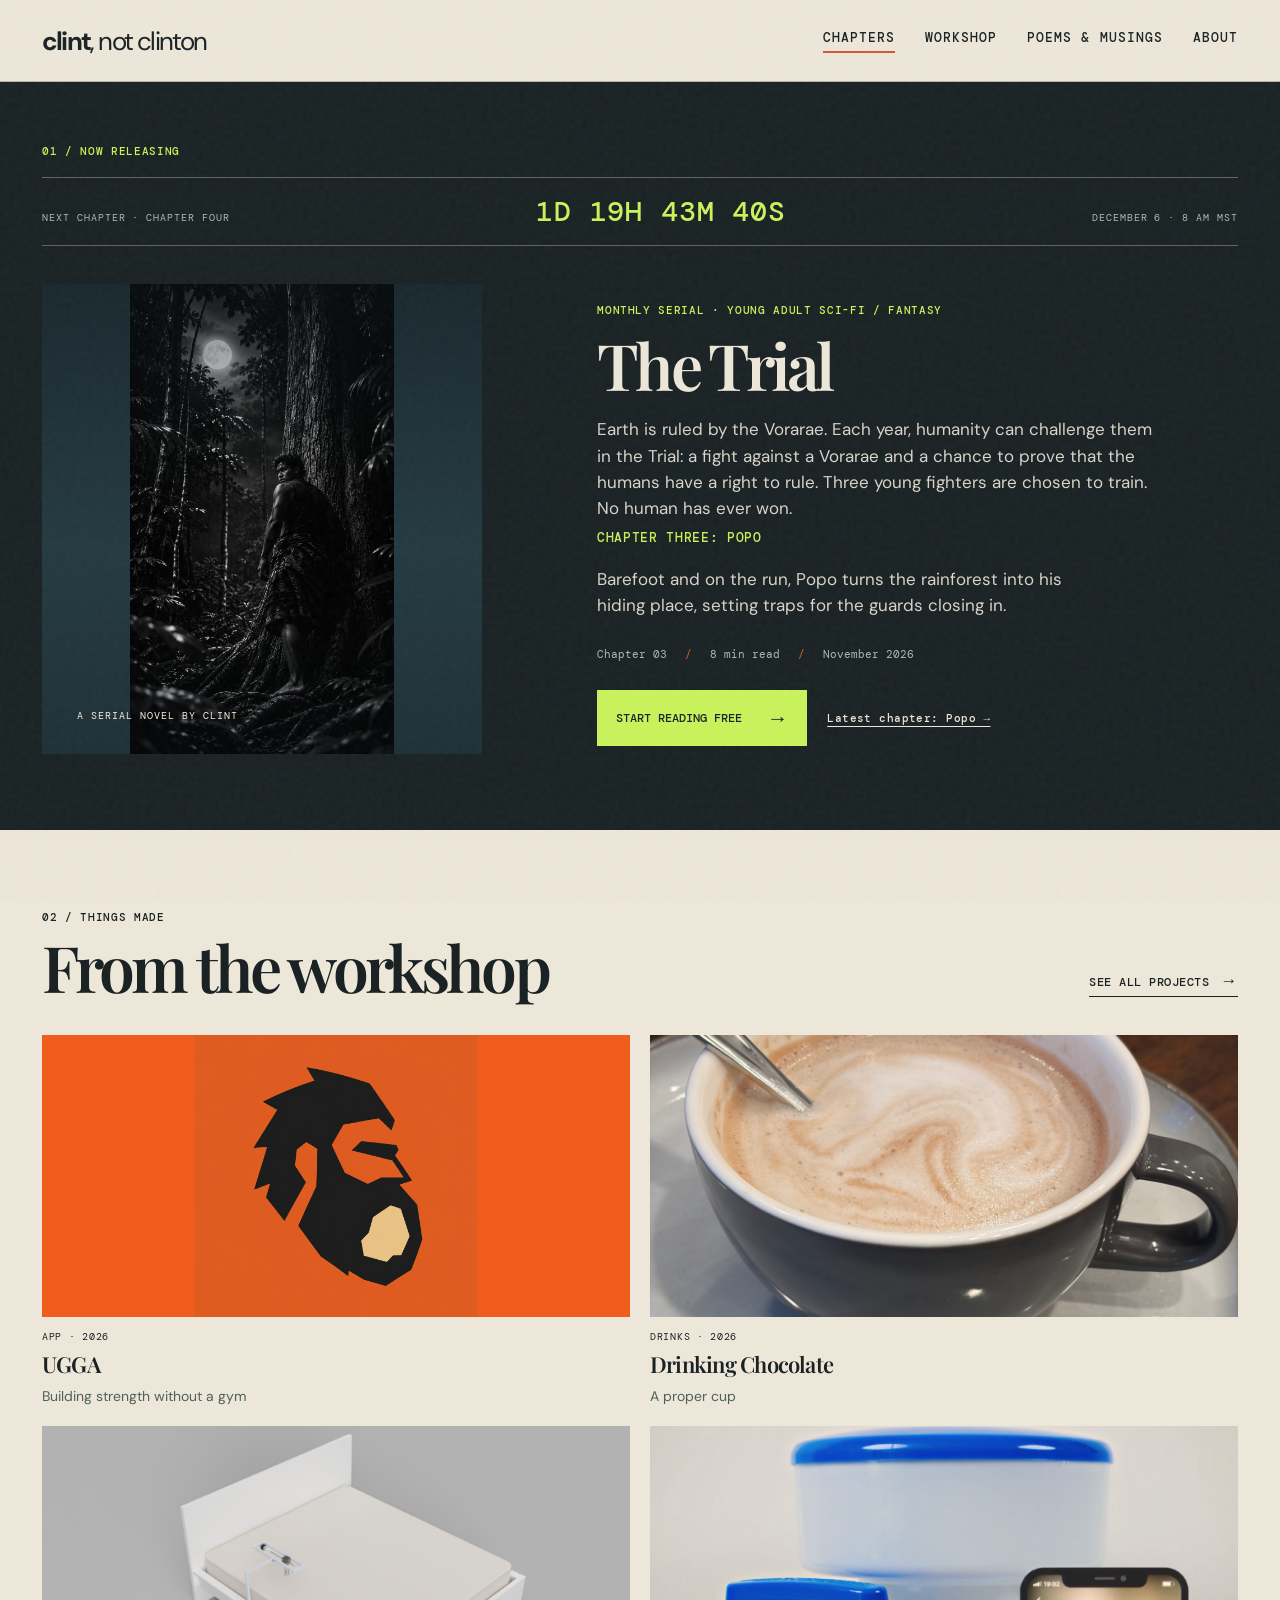
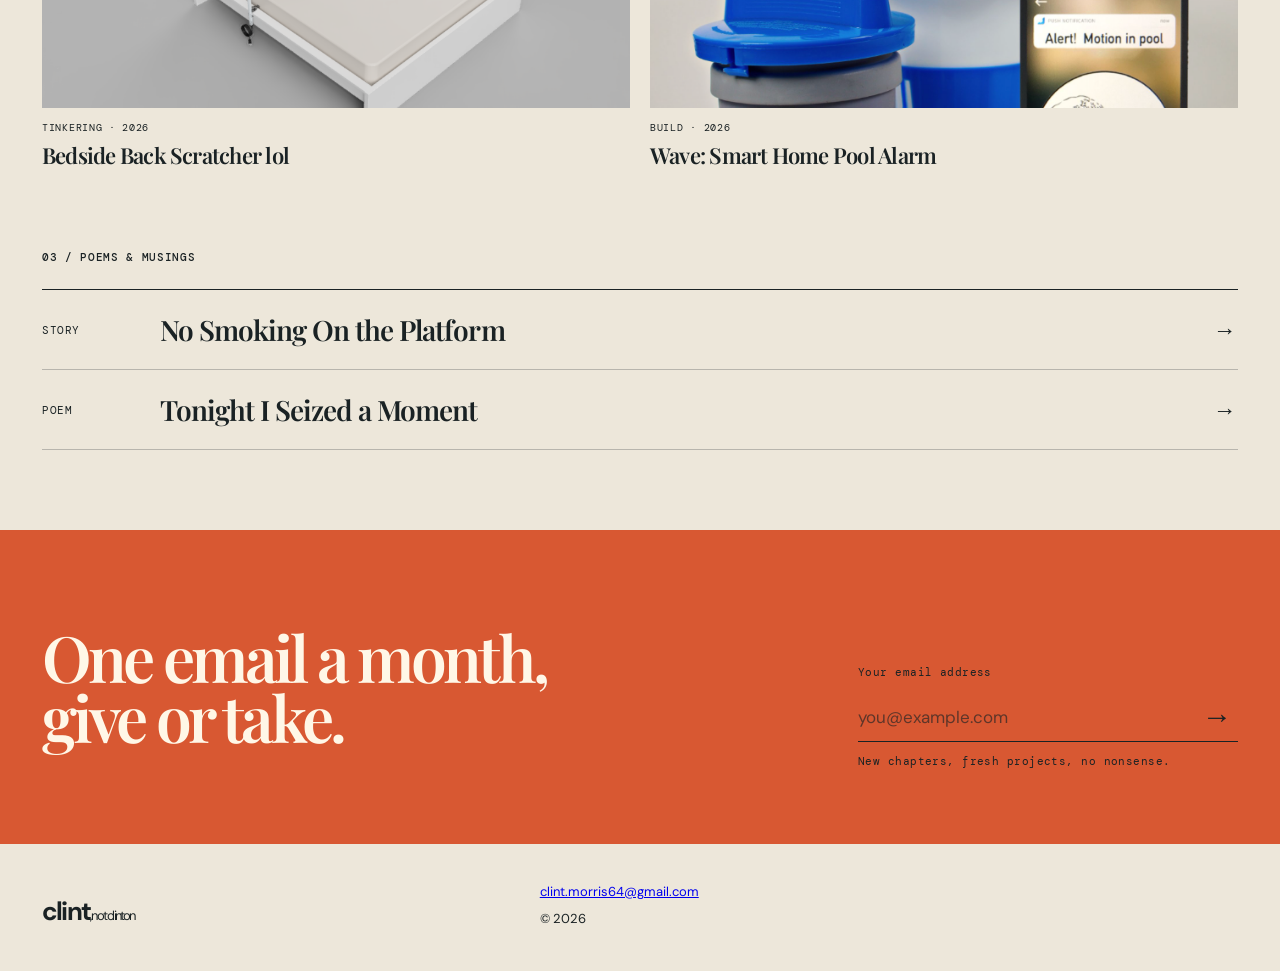
<file: outputs/index.html>
<!doctype html>
<html lang="en">
  <head>
    <!-- Google tag (gtag.js) -->
    <script async src="https://www.googletagmanager.com/gtag/js?id=G-DGFQCJ4CBD"></script>
    <script>
      window.dataLayer = window.dataLayer || [];
      function gtag(){dataLayer.push(arguments);}
      gtag('js', new Date());
      gtag('config', 'G-DGFQCJ4CBD');
    </script>
    <meta charset="UTF-8" />
    <meta name="viewport" content="width=device-width, initial-scale=1.0" />
    <meta name="description" content="Earth has belonged to the alien Vorarae for generations—but every year they're given one impossible chance: win the Trial, or remain beneath their rule." />
    <meta property="og:title" content="Monthly Serial Novel: The Trial" />
    <meta property="og:description" content="Earth has belonged to the alien Vorarae for generations—but every year they're given one impossible chance: win the Trial, or remain beneath their rule." />
    <meta property="og:image" content="https://www.clintnotclinton.com/images/chapter-three-popo.png" />
    <meta property="og:image:alt" content="Popo stands barefoot in a moonlit rainforest" />
    <meta property="og:url" content="https://www.clintnotclinton.com/" />
    <meta property="og:type" content="website" />
    <meta property="og:site_name" content="Clint, not Clinton" />
    <meta name="twitter:card" content="summary_large_image" />
    <meta name="twitter:title" content="Monthly Serial Novel: The Trial" />
    <meta name="twitter:description" content="Earth has belonged to the alien Vorarae for generations—but every year they're given one impossible chance: win the Trial, or remain beneath their rule." />
    <meta name="twitter:image" content="https://www.clintnotclinton.com/images/chapter-three-popo.png" />
    <meta name="theme-color" content="#ede7da" />
    <meta name="apple-mobile-web-app-capable" content="yes" />
    <meta name="apple-mobile-web-app-title" content="Clint, not Clinton" />
    <link rel="icon" href="images/orbital-mark.svg" type="image/svg+xml" />
    <link rel="apple-touch-icon" href="images/orbital-mark.png" />
    <link rel="manifest" href="site.webmanifest" />
    <title>Monthly Serial Novel: The Trial</title>
    <link rel="preconnect" href="https://fonts.googleapis.com" />
    <link rel="preconnect" href="https://fonts.gstatic.com" crossorigin />
    <link href="https://fonts.googleapis.com/css2?family=DM+Mono:wght@400;500&family=DM+Sans:opsz,wght@9..40,400;9..40,500;9..40,700&family=Playfair+Display:ital,wght@0,600;0,700;1,600&display=swap" rel="stylesheet" />
    <link rel="stylesheet" href="styles.css" />
    <link rel="stylesheet" href="card-overrides.css?v=20261022" />
  </head>
  <body data-analytics-page="novel-landing">
    <div class="grain" aria-hidden="true"></div>
    <header class="site-header">
      <a class="wordmark" href="#top">clint<span>, not clinton</span></a>
      <button class="menu-toggle" aria-label="Open menu" aria-expanded="false">Menu <i></i></button>
      <nav aria-label="Main navigation">
        <a class="active" href="chapters/index.html">Chapters</a>
        <a href="#work">Workshop</a>
        <a href="#notes">Poems &amp; musings</a>
        <a href="about.html">About</a>
      </nav>
    </header>

    <main id="top">
      <section class="release" id="fiction" aria-labelledby="release-title">
        <div class="section-label">01 / Now releasing</div>
        <div class="release-countdown" aria-label="Countdown to Chapter Four release">
          <span>Next chapter · Chapter Four</span>
          <strong data-release-countdown="2026-12-06T08:00:00-07:00">Loading countdown…</strong>
          <small>December 6 · 8 AM MST</small>
        </div>
        <div class="release-grid">
          <a class="cover-art" href="chapters/popo.html" aria-label="Read Chapter Three: Popo">
            <img src="images/chapter-three-popo.png" alt="Popo stands barefoot in a moonlit rainforest" />
            <small>A SERIAL NOVEL BY CLINT</small>
          </a>
          <article class="release-copy">
            <p class="kicker">Monthly serial · Young adult sci-fi / fantasy</p>
            <h2 id="release-title">The Trial</h2>
            <p class="lede series-premise">Earth is ruled by the Vorarae. Each year, humanity can challenge them in the Trial: a fight against a Vorarae and a chance to prove that the humans have a right to rule. Three young fighters are chosen to train. No human has ever won.</p>
            <p class="release-chapter">Chapter Three: Popo</p>
            <p class="lede">Barefoot and on the run, Popo turns the rainforest into his hiding place, setting traps for the guards closing in.</p>
            <div class="chapter-meta"><span>Chapter 03</span><span>8 min read</span><span>November 2026</span></div>
            <a href="chapters/cyrus.html" class="button" data-analytics-event="start_reading_click">Start Reading Free <span>→</span></a>
            <a href="chapters/popo.html" class="latest-chapter-link">Latest chapter: Popo →</a>
          </article>
        </div>
      </section>

      <section class="work" id="work" aria-labelledby="work-title">
        <div class="section-heading"><div><div class="section-label">02 / Things made</div><h2 id="work-title">From the workshop</h2></div><a class="text-link" href="projects/index.html">See all projects <b>→</b></a></div>
        <div class="project-grid">
          <article class="project project-four"><a class="project-link" href="projects/ugga.html" aria-label="Read about the UGGA app"><div class="project-image"><img src="images/ugga-app-symbol.png" alt="UGGA app symbol: a black gorilla face on an orange background" style="width: 100%; height: 100%; object-fit: contain; object-position: center; background: #ef5c1c;" /></div><div class="project-info"><p>APP · 2026</p><h3>UGGA</h3><p class="project-description">Building strength without a gym</p></div></a></article>
          <article class="project project-five"><a class="project-link" href="projects/drinking-chocolate.html" aria-label="Read the Drinking Chocolate recipe"><div class="project-image"><img src="images/drinking-chocolate-foam.jpg" alt="A cup of drinking chocolate topped with steamed milk foam" style="width: 100%; height: 100%; object-fit: cover; object-position: center 45%;" /></div><div class="project-info"><p>DRINKS · 2026</p><h3>Drinking Chocolate</h3><p class="project-description">A proper cup</p></div></a></article>
          <article class="project project-one"><a class="project-link" href="projects/bedside-back-scratcher.html"><div class="project-image"><img src="images/bedside-back-scratcher.png" alt="Bedside back scratcher mounted to a bed frame" style="width: 100%; height: 100%; object-fit: cover; object-position: center;" /></div><div class="project-info"><p>TINKERING · 2026</p><h3>Bedside Back Scratcher lol</h3></div></a></article>
          <article class="project project-two"><a class="project-link" href="projects/wave.html" aria-label="View Wave: Smart Home Pool Alarm"><div class="project-image"><img src="images/wave-pool-alarm.png" alt="Wave smart home pool alarm with a mobile motion alert" style="width: 100%; height: 100%; object-fit: cover; object-position: center;" /></div><div class="project-info"><p>BUILD · 2026</p><h3>Wave: Smart Home Pool Alarm</h3></div></a></article>
        </div>
      </section>

      <section class="notes" id="notes">
        <div class="section-label">03 / Poems &amp; musings</div>
        <div class="notes-list">
          <a href="poems/no-smoking-on-the-platform.html"><span class="note-date">STORY</span><span>No Smoking On the Platform</span><b>→</b></a>
          <a href="poems/today-i-seized-a-moment.html"><span class="note-date">POEM</span><span>Tonight I Seized a Moment</span><b>→</b></a>
        </div>
      </section>

      <section class="subscribe" id="subscribe" aria-labelledby="subscribe-title">
        <div><h2 id="subscribe-title">One email a month,<br />give or take.</h2></div>
        <form id="subscribe-form" action="https://buttondown.com/api/emails/embed-subscribe/clintmorris64" method="post"><label for="email">Your email address</label><div class="email-row"><input id="email" name="email" type="email" required placeholder="you@example.com" /><input type="hidden" name="embed" value="1" /><button type="submit" aria-label="Subscribe">→</button></div><p class="form-note">New chapters, fresh projects, no nonsense.</p></form>
      </section>
    </main>

    <footer id="about"><a class="wordmark" href="#top">clint<span>, not clinton</span></a><div><a href="mailto:clint.morris64@gmail.com">clint.morris64@gmail.com</a><span>© 2026</span></div></footer>
    <script src="script.js?v=20261103"></script>
  </body>
</html>
</file>
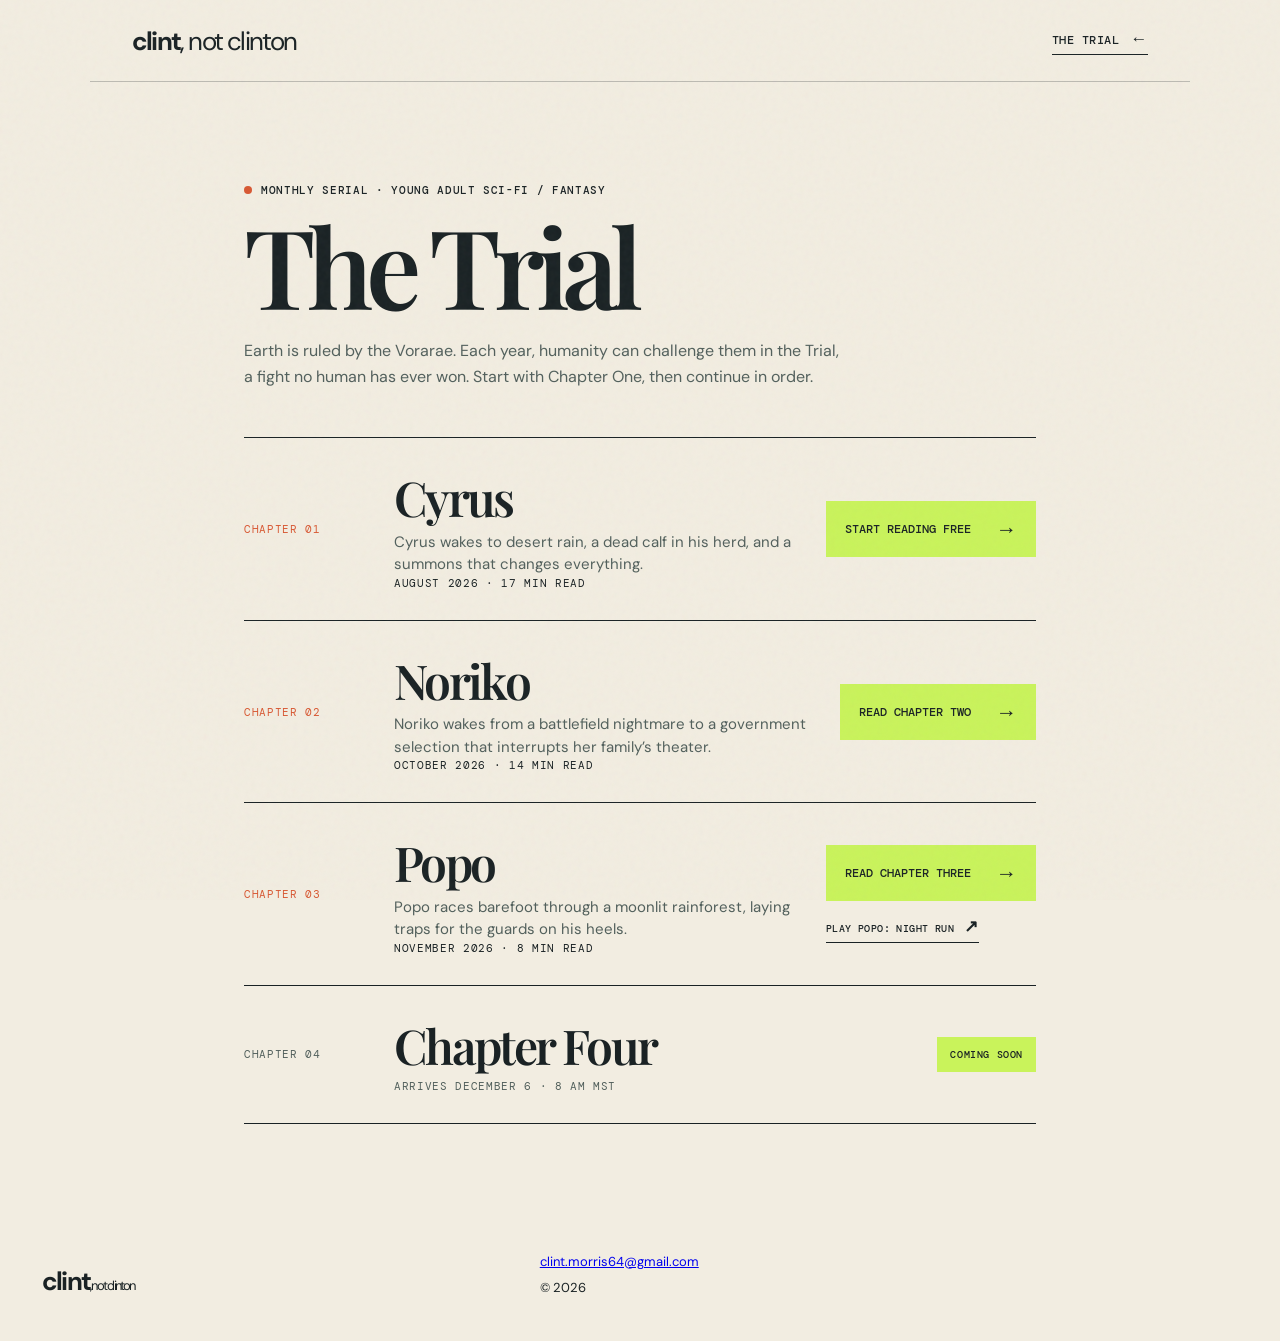
<file: outputs/chapters/index.html>
<!doctype html>
<html lang="en">
  <head>
    <!-- Google tag (gtag.js) -->
    <script async src="https://www.googletagmanager.com/gtag/js?id=G-DGFQCJ4CBD"></script>
    <script>
      window.dataLayer = window.dataLayer || [];
      function gtag(){dataLayer.push(arguments);}
      gtag('js', new Date());
      gtag('config', 'G-DGFQCJ4CBD');
    </script>
    <meta charset="UTF-8" />
    <meta name="viewport" content="width=device-width, initial-scale=1.0" />
    <meta name="description" content="Read The Trial, a monthly young adult sci-fi fantasy serial by Clint." />
    <title>The Trial — Chapters | Clint, not Clinton</title>
    <link rel="preconnect" href="https://fonts.googleapis.com" />
    <link rel="preconnect" href="https://fonts.gstatic.com" crossorigin />
    <link href="https://fonts.googleapis.com/css2?family=DM+Mono:wght@400;500&family=DM+Sans:opsz,wght@9..40,400;9..40,500;9..40,700&family=Playfair+Display:ital,wght@0,600;0,700;1,600&display=swap" rel="stylesheet" />
    <link rel="stylesheet" href="../styles.css" />
    <link rel="stylesheet" href="library.css?v=20261103" />
  </head>
  <body class="chapters-page">
    <div class="grain" aria-hidden="true"></div>
    <header class="site-header chapters-header">
      <a class="wordmark" href="../index.html">clint<span>, not clinton</span></a>
      <a class="text-link" href="../index.html#fiction">The Trial <b>←</b></a>
    </header>
    <main>
      <section class="chapters-hero">
        <p class="eyebrow"><span></span> Monthly serial · Young adult sci-fi / fantasy</p>
        <h1>The Trial</h1>
        <p class="chapters-intro">Earth is ruled by the Vorarae. Each year, humanity can challenge them in the Trial, a fight no human has ever won. Start with Chapter One, then continue in order.</p>
      </section>
      <section class="chapters-list" aria-label="The Trial chapters">
        <article class="chapter-library-entry" id="chapter-01">
          <p class="chapter-library-number">Chapter 01</p>
          <div>
            <h2>Cyrus</h2>
            <p>Cyrus wakes to desert rain, a dead calf in his herd, and a summons that changes everything.</p>
            <p class="chapter-library-meta">August 2026 · 17 min read</p>
          </div>
          <a class="button" href="cyrus.html" data-analytics-event="start_reading_click">Start Reading Free <span>→</span></a>
        </article>
        <article class="chapter-library-entry" id="chapter-02">
          <p class="chapter-library-number">Chapter 02</p>
          <div>
            <h2>Noriko</h2>
            <p>Noriko wakes from a battlefield nightmare to a government selection that interrupts her family’s theater.</p>
            <p class="chapter-library-meta">October 2026 · 14 min read</p>
          </div>
          <a class="button" href="noriko.html">Read Chapter Two <span>→</span></a>
        </article>
        <article class="chapter-library-entry" id="chapter-03">
          <p class="chapter-library-number">Chapter 03</p>
          <div><h2>Popo</h2><p>Popo races barefoot through a moonlit rainforest, laying traps for the guards on his heels.</p><p class="chapter-library-meta">November 2026 · 8 min read</p></div>
          <div class="chapter-entry-actions"><a class="button" href="popo.html" data-analytics-event="start_reading_click">Read Chapter Three <span>→</span></a><a class="text-link" href="../games/popo-night-run.html">Play Popo: Night Run <b>↗</b></a></div>
        </article>
        <article class="chapter-library-entry coming-soon" id="chapter-04">
          <p class="chapter-library-number">Chapter 04</p>
          <div><h2>Chapter Four</h2><p class="chapter-library-meta">Arrives December 6 · 8 AM MST</p></div>
          <span class="chapter-library-status">Coming soon</span>
        </article>
      </section>
    </main>
    <footer><a class="wordmark" href="../index.html">clint<span>, not clinton</span></a><div><a href="mailto:clint.morris64@gmail.com">clint.morris64@gmail.com</a><span>© 2026</span></div></footer>
    <script src="../script.js?v=20261103"></script>
  </body>
</html>
</file>
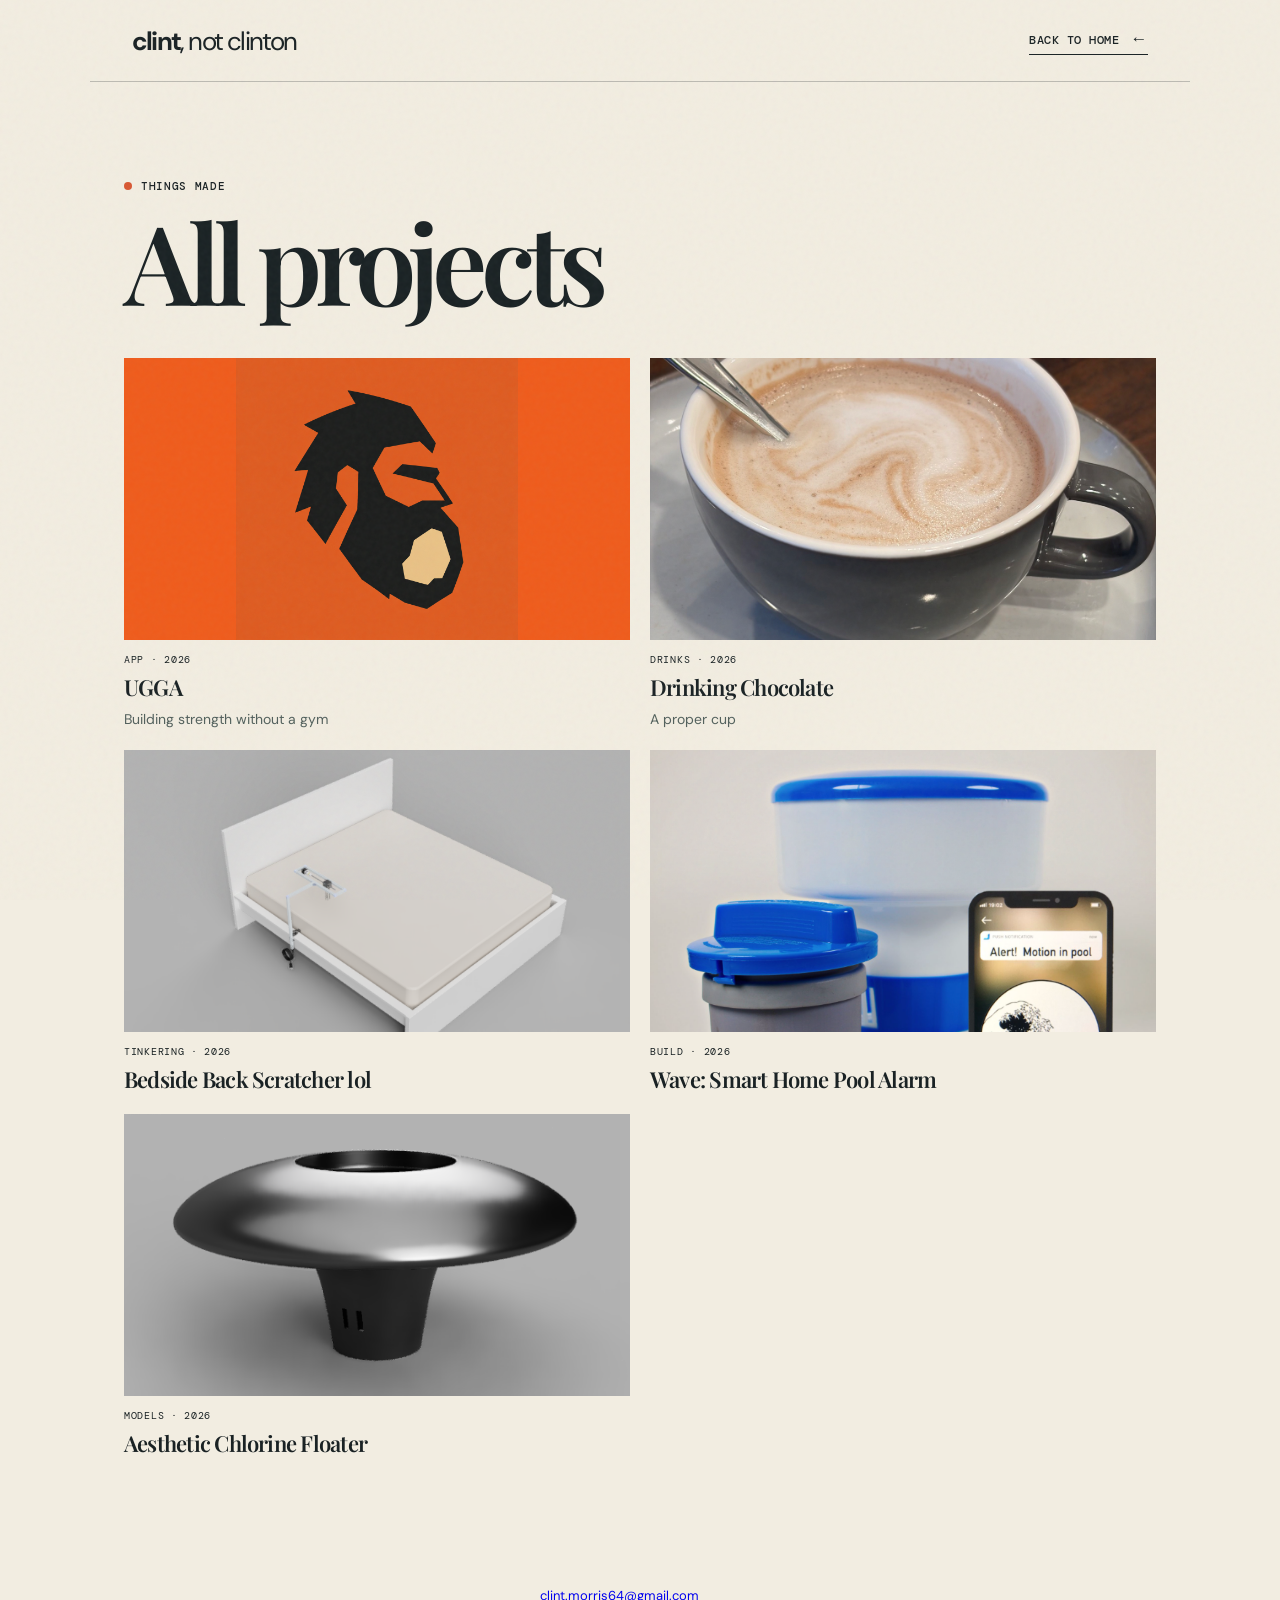
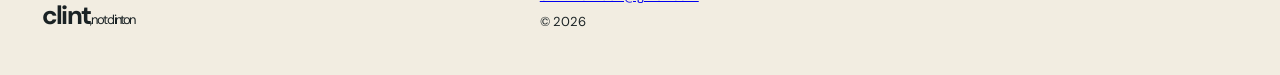
<file: outputs/projects/index.html>
<!doctype html>
<html lang="en">
  <head>
    <!-- Google tag (gtag.js) -->
    <script async src="https://www.googletagmanager.com/gtag/js?id=G-DGFQCJ4CBD"></script>
    <script>
      window.dataLayer = window.dataLayer || [];
      function gtag(){dataLayer.push(arguments);}
      gtag('js', new Date());
      gtag('config', 'G-DGFQCJ4CBD');
    </script>
    <meta charset="UTF-8" />
    <meta name="viewport" content="width=device-width, initial-scale=1.0" />
    <meta name="description" content="Projects, experiments, models, and things made by Clint." />
    <title>All Projects | Clint, not Clinton</title>
    <link rel="preconnect" href="https://fonts.googleapis.com" />
    <link rel="preconnect" href="https://fonts.gstatic.com" crossorigin />
    <link href="https://fonts.googleapis.com/css2?family=DM+Mono:wght@400;500&family=DM+Sans:opsz,wght@9..40,400;9..40,500;9..40,700&family=Playfair+Display:ital,wght@0,600;0,700;1,600&display=swap" rel="stylesheet" />
    <link rel="stylesheet" href="../styles.css" />
    <link rel="stylesheet" href="../card-overrides.css" />
    <link rel="stylesheet" href="project.css" />
  </head>
  <body class="projects-page">
    <div class="grain" aria-hidden="true"></div>
    <header class="site-header project-header">
      <a class="wordmark" href="../index.html">clint<span>, not clinton</span></a>
      <a class="text-link" href="../index.html#work">Back to home <b>←</b></a>
    </header>
    <main>
      <section class="projects-hero">
        <p class="eyebrow"><span></span> Things made</p>
        <h1>All projects</h1>
      </section>
      <section class="projects-list" aria-label="All projects">
        <div class="project-grid">
          <article class="project project-four"><a class="project-link" href="ugga.html" aria-label="Read about the UGGA app"><div class="project-image"><img src="../images/ugga-app-symbol.png" alt="UGGA app symbol: a black gorilla face on an orange background" style="width:100%;height:100%;object-fit:contain;object-position:center;background:#ef5c1c;" /></div><div class="project-info"><p>APP · 2026</p><h3>UGGA</h3><p class="project-description">Building strength without a gym</p></div></a></article>
          <article class="project project-five"><a class="project-link" href="drinking-chocolate.html" aria-label="Read the Drinking Chocolate recipe"><div class="project-image"><img src="../images/drinking-chocolate-foam.jpg" alt="A cup of drinking chocolate topped with steamed milk foam" style="width:100%;height:100%;object-fit:cover;object-position:center 45%;" /></div><div class="project-info"><p>DRINKS · 2026</p><h3>Drinking Chocolate</h3><p class="project-description">A proper cup</p></div></a></article>
          <article class="project project-one"><a class="project-link" href="bedside-back-scratcher.html"><div class="project-image"><img src="../images/bedside-back-scratcher.png" alt="Bedside back scratcher mounted to a bed frame" style="width:100%;height:100%;object-fit:cover;object-position:center;" /></div><div class="project-info"><p>TINKERING · 2026</p><h3>Bedside Back Scratcher lol</h3></div></a></article>
          <article class="project project-two"><a class="project-link" href="wave.html" aria-label="View Wave: Smart Home Pool Alarm"><div class="project-image"><img src="../images/wave-pool-alarm.png" alt="Wave smart home pool alarm with a mobile motion alert" style="width:100%;height:100%;object-fit:cover;object-position:center;" /></div><div class="project-info"><p>BUILD · 2026</p><h3>Wave: Smart Home Pool Alarm</h3></div></a></article>
          <article class="project project-three"><div class="project-image"><img src="../images/aesthetic-chlorine-floater.png" alt="Rendering of an aesthetic chlorine floater" style="width:100%;height:100%;object-fit:cover;object-position:center;" /></div><div class="project-info"><p>MODELS · 2026</p><h3>Aesthetic Chlorine Floater</h3></div></article>
        </div>
      </section>
    </main>
    <footer><a class="wordmark" href="../index.html">clint<span>, not clinton</span></a><div><a href="mailto:clint.morris64@gmail.com">clint.morris64@gmail.com</a><span>© 2026</span></div></footer>
  </body>
</html>
</file>
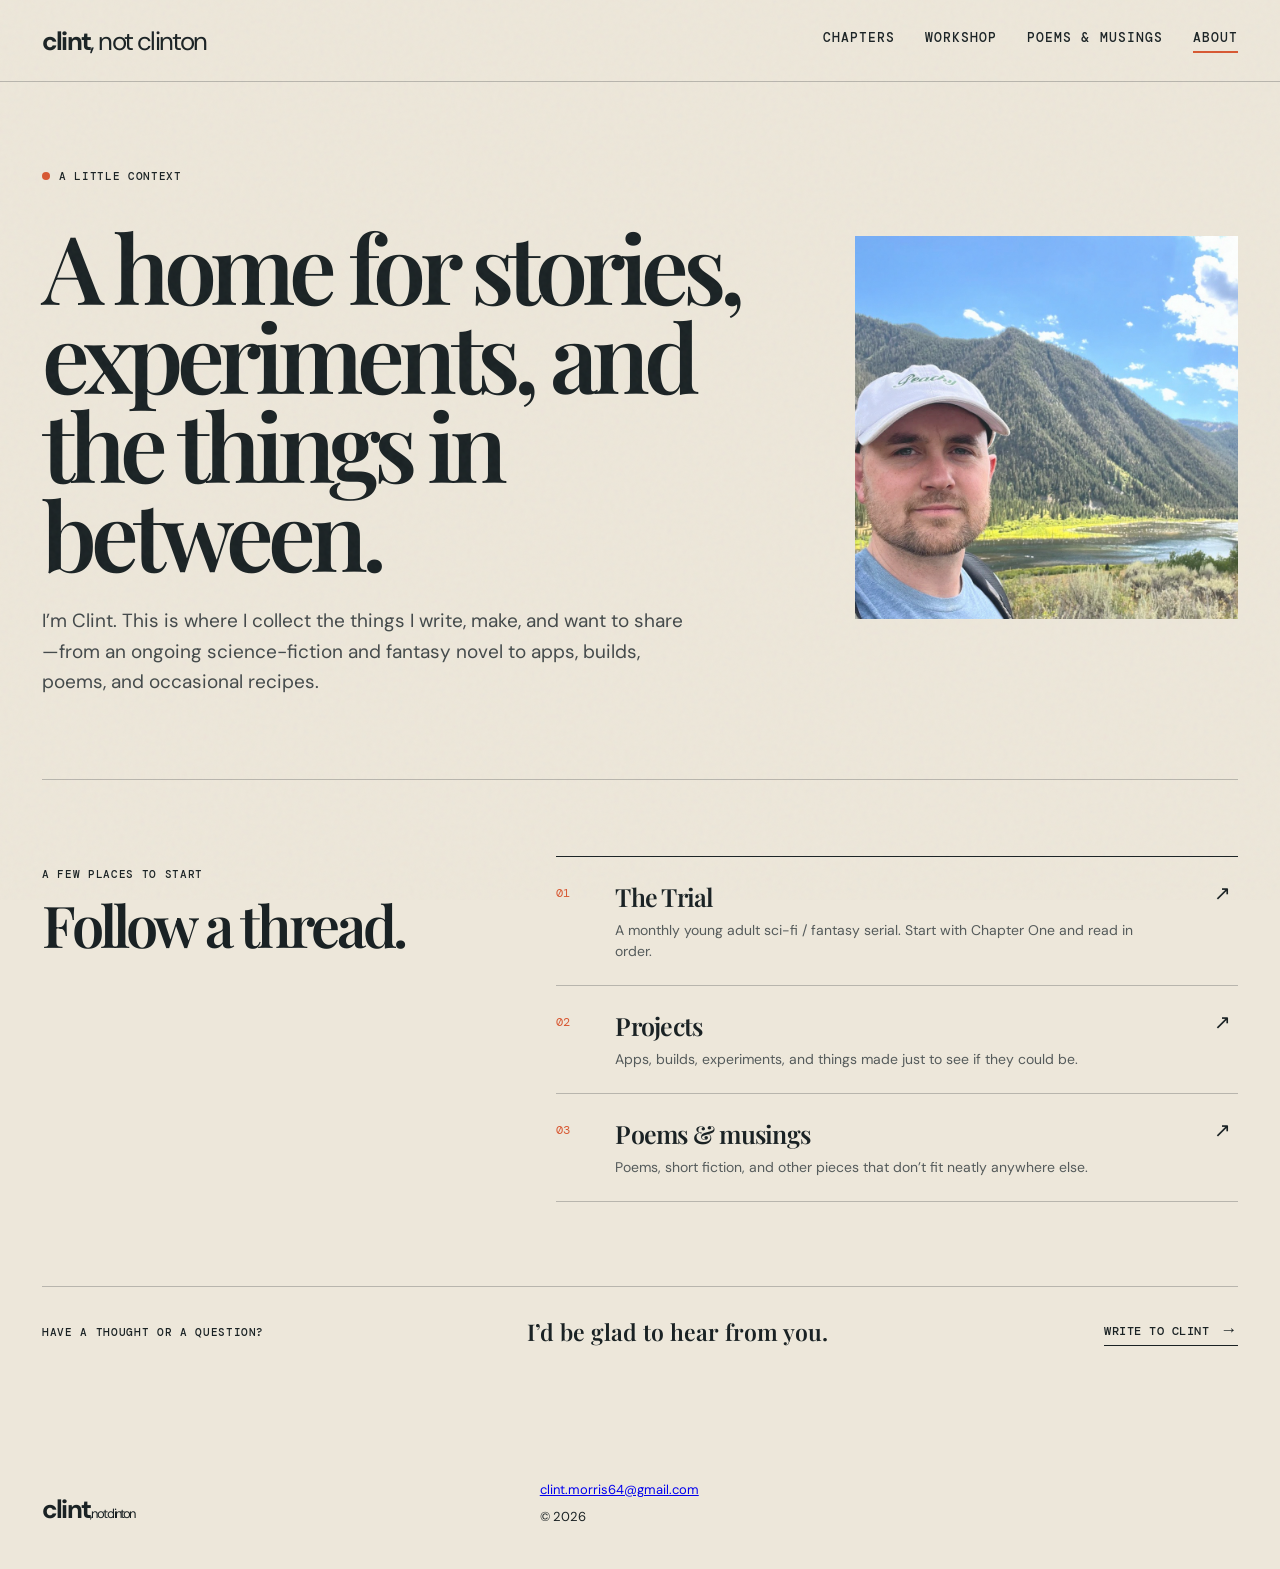
<file: outputs/about.html>
<!doctype html>
<html lang="en">
  <head>
    <!-- Google tag (gtag.js) -->
    <script async src="https://www.googletagmanager.com/gtag/js?id=G-DGFQCJ4CBD"></script>
    <script>
      window.dataLayer = window.dataLayer || [];
      function gtag(){dataLayer.push(arguments);}
      gtag('js', new Date());
      gtag('config', 'G-DGFQCJ4CBD');
    </script>
    <meta charset="UTF-8" />
    <meta name="viewport" content="width=device-width, initial-scale=1.0" />
    <meta name="description" content="A little about Clint, not Clinton: the stories, projects, poems, and experiments collected here." />
    <meta property="og:title" content="About | Clint, not Clinton" />
    <meta property="og:description" content="A home for stories, projects, poems, and experiments." />
    <meta property="og:image" content="https://www.clintnotclinton.com/images/about-clint.jpg" />
    <meta property="og:image:alt" content="Clint at a mountain overlook" />
    <meta property="og:url" content="https://www.clintnotclinton.com/about.html" />
    <meta property="og:type" content="website" />
    <meta property="og:site_name" content="Clint, not Clinton" />
    <meta name="twitter:card" content="summary" />
    <meta name="theme-color" content="#ede7da" />
    <link rel="icon" href="images/orbital-mark.svg" type="image/svg+xml" />
    <link rel="apple-touch-icon" href="images/orbital-mark.png" />
    <title>About | Clint, not Clinton</title>
    <link rel="preconnect" href="https://fonts.googleapis.com" />
    <link rel="preconnect" href="https://fonts.gstatic.com" crossorigin />
    <link href="https://fonts.googleapis.com/css2?family=DM+Mono:wght@400;500&family=DM+Sans:opsz,wght@9..40,400;9..40,500;9..40,700&family=Playfair+Display:ital,wght@0,600;0,700;1,600&display=swap" rel="stylesheet" />
    <link rel="stylesheet" href="styles.css" />
    <link rel="stylesheet" href="about.css" />
    <link rel="stylesheet" href="about-photo.css" />
  </head>
  <body>
    <div class="grain" aria-hidden="true"></div>
    <header class="site-header">
      <a class="wordmark" href="index.html">clint<span>, not clinton</span></a>
      <button class="menu-toggle" aria-label="Open menu" aria-expanded="false">Menu <i></i></button>
      <nav aria-label="Main navigation">
        <a href="chapters/index.html">Chapters</a>
        <a href="index.html#work">Workshop</a>
        <a href="index.html#notes">Poems &amp; musings</a>
        <a class="active" href="about.html" aria-current="page">About</a>
      </nav>
    </header>

    <main class="about-page">
      <section class="about-hero" aria-labelledby="about-title">
        <div class="about-intro">
          <p class="eyebrow"><span></span> A little context</p>
          <h1 id="about-title">A home for stories, experiments, and the things in between.</h1>
          <p class="about-lede">I’m Clint. This is where I collect the things I write, make, and want to share—from an ongoing science-fiction and fantasy novel to apps, builds, poems, and occasional recipes.</p>
        </div>
        <figure class="about-mark">
          <img src="images/about-clint.jpg" alt="Clint at a mountain overlook" />
        </figure>
      </section>

      <section class="about-work" aria-labelledby="about-work-title">
        <div class="about-section-heading">
          <p class="section-label">A few places to start</p>
          <h2 id="about-work-title">Follow a thread.</h2>
        </div>
        <div class="about-links">
          <a href="chapters/index.html" class="about-link">
            <span class="about-link-number">01</span>
            <span><strong>The Trial</strong><small>A monthly young adult sci-fi / fantasy serial. Start with Chapter One and read in order.</small></span>
            <b aria-hidden="true">↗</b>
          </a>
          <a href="index.html#work" class="about-link">
            <span class="about-link-number">02</span>
            <span><strong>Projects</strong><small>Apps, builds, experiments, and things made just to see if they could be.</small></span>
            <b aria-hidden="true">↗</b>
          </a>
          <a href="index.html#notes" class="about-link">
            <span class="about-link-number">03</span>
            <span><strong>Poems &amp; musings</strong><small>Poems, short fiction, and other pieces that don’t fit neatly anywhere else.</small></span>
            <b aria-hidden="true">↗</b>
          </a>
        </div>
      </section>

      <section class="about-contact" aria-label="Get in touch">
        <p class="section-label">Have a thought or a question?</p>
        <p>I’d be glad to hear from you.</p>
        <a class="text-link" href="mailto:clint.morris64@gmail.com">Write to Clint <b>→</b></a>
      </section>
    </main>

    <footer>
      <a class="wordmark" href="index.html">clint<span>, not clinton</span></a>
      <div><a href="mailto:clint.morris64@gmail.com">clint.morris64@gmail.com</a><span>© 2026</span></div>
    </footer>
    <script src="script.js?v=20261022"></script>
  </body>
</html>
</file>
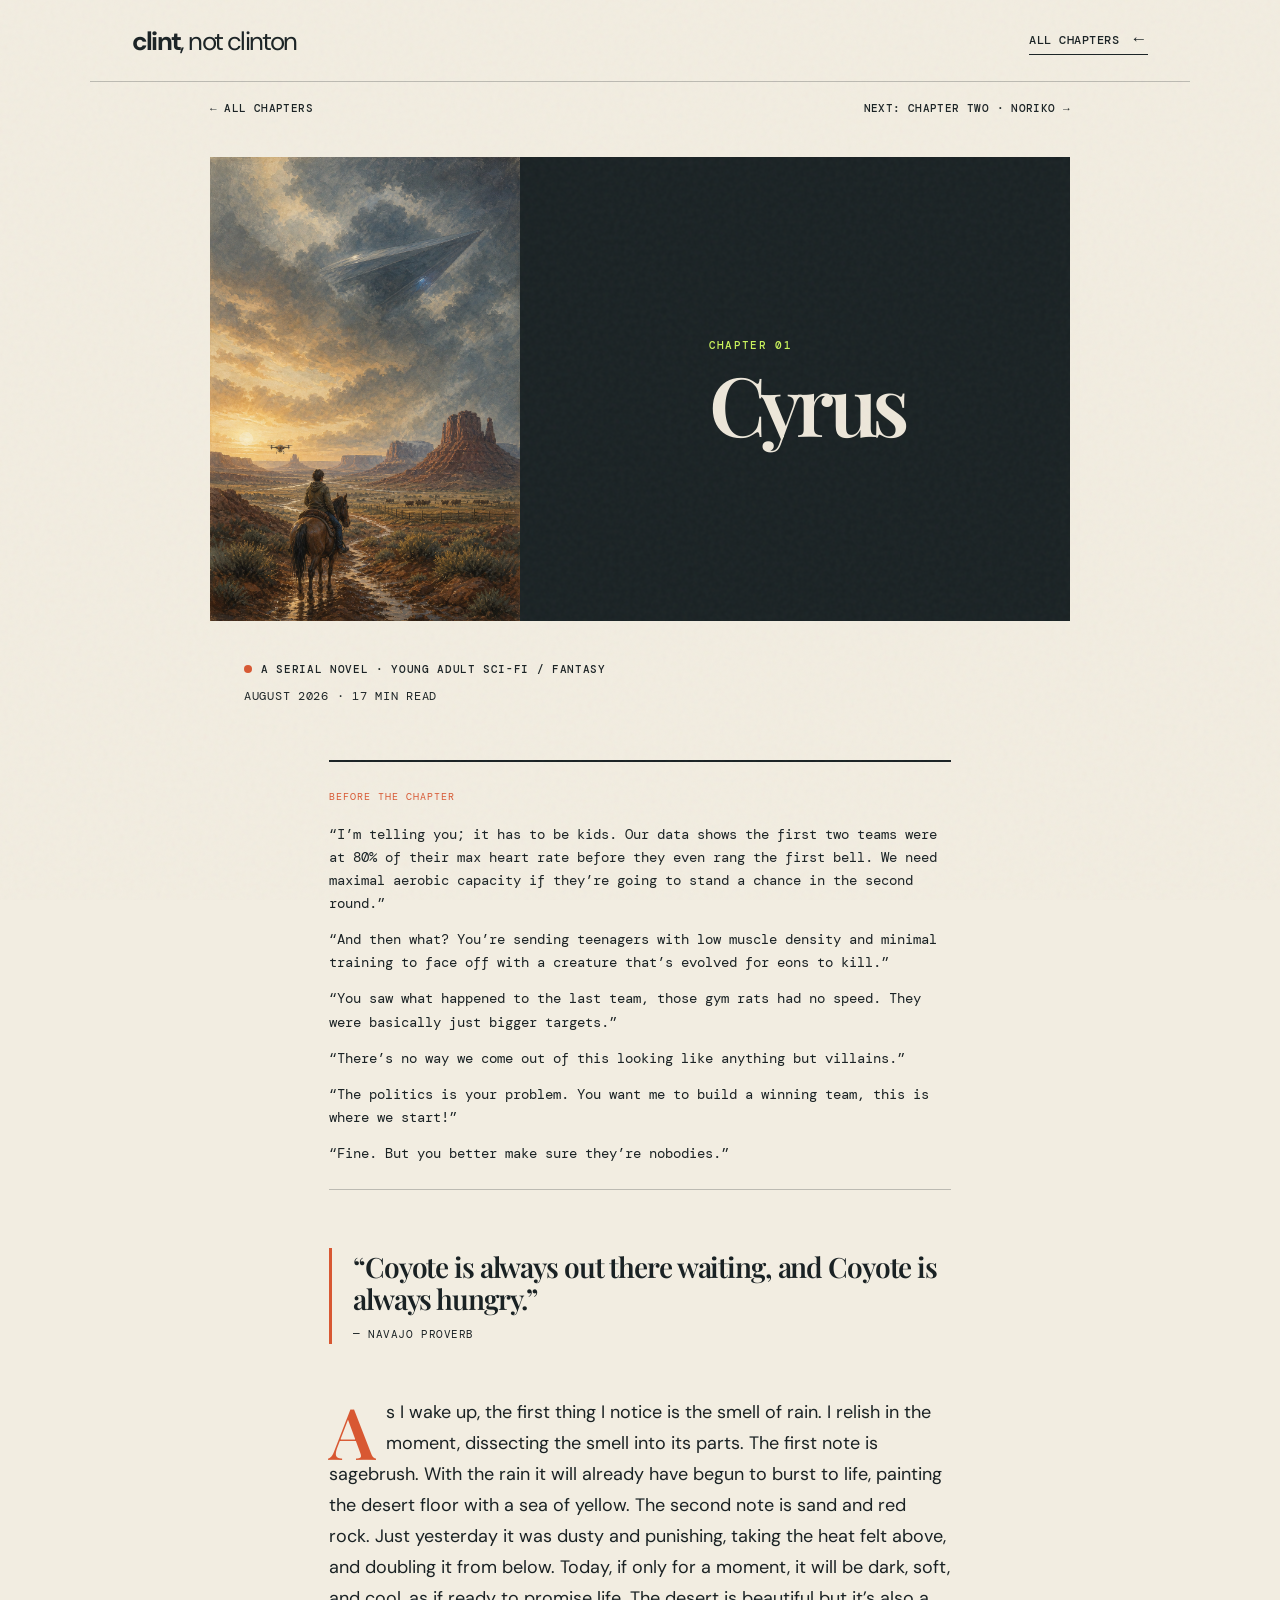
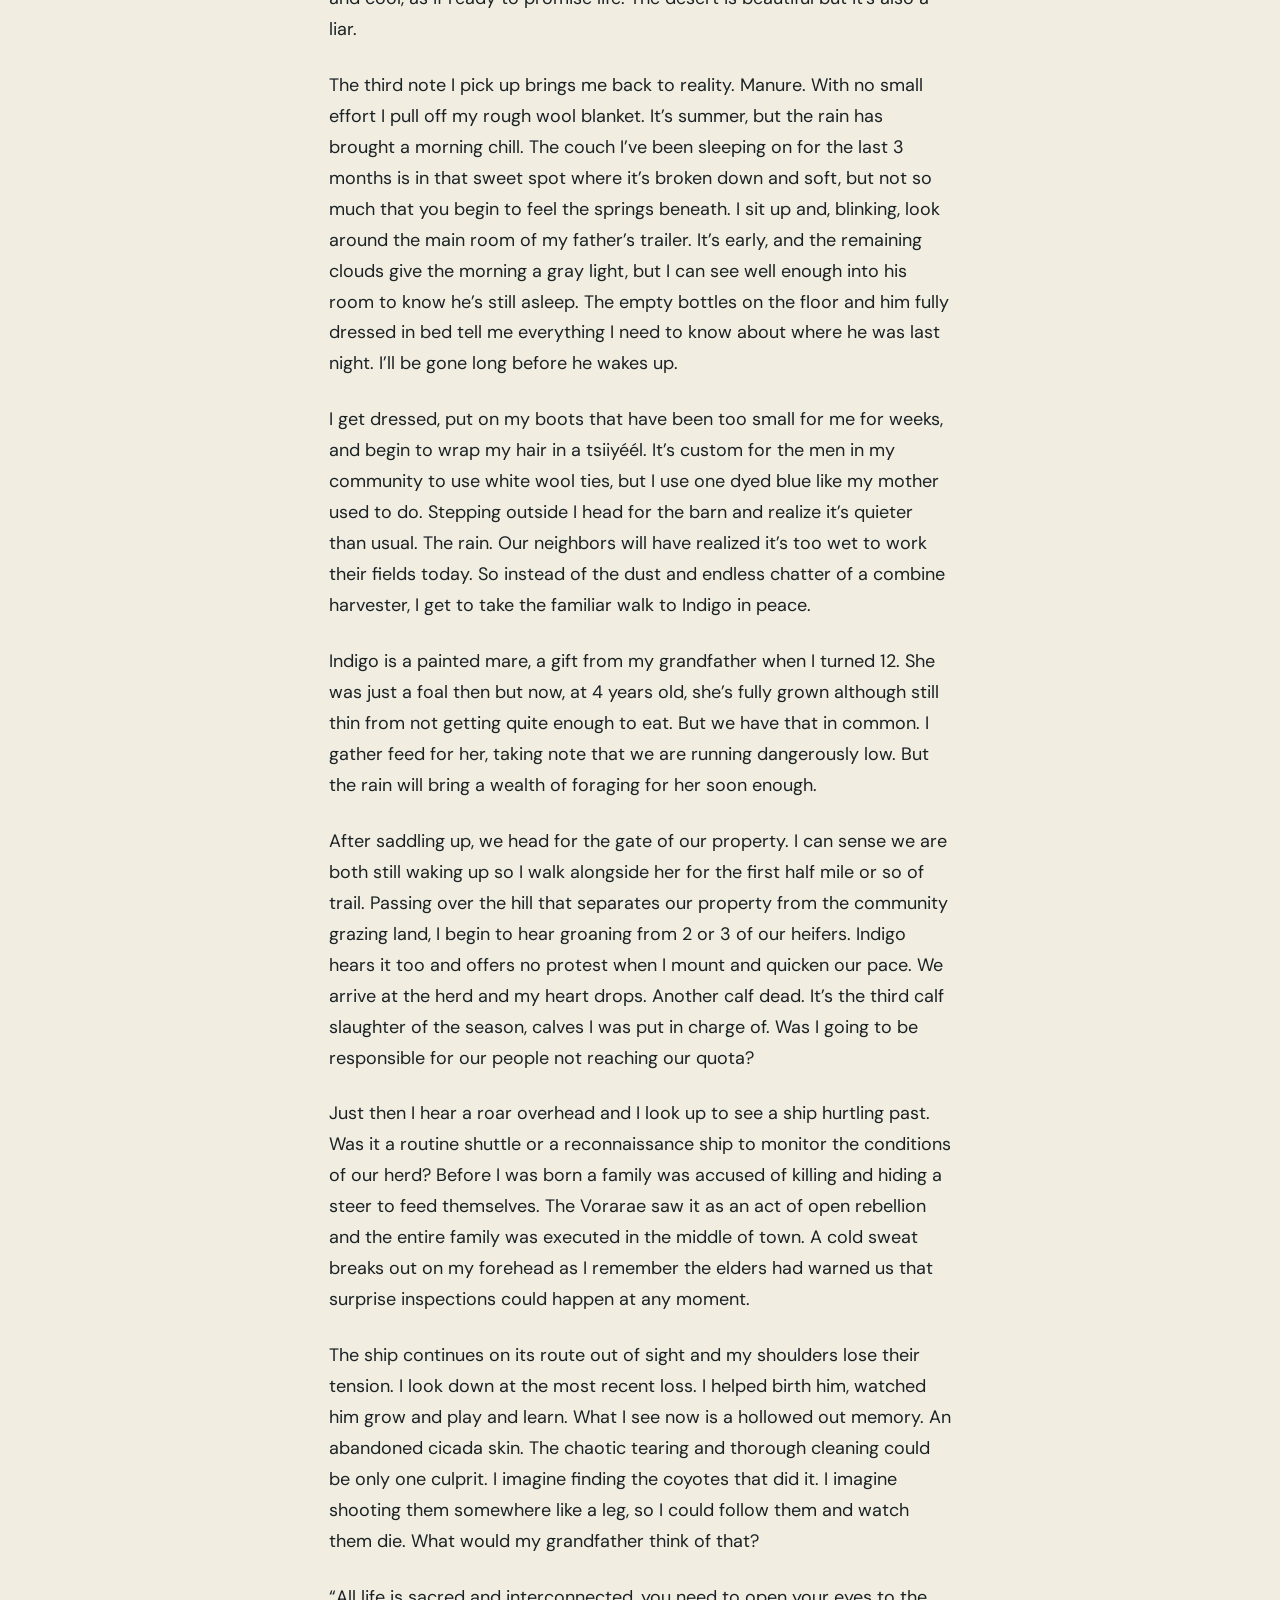
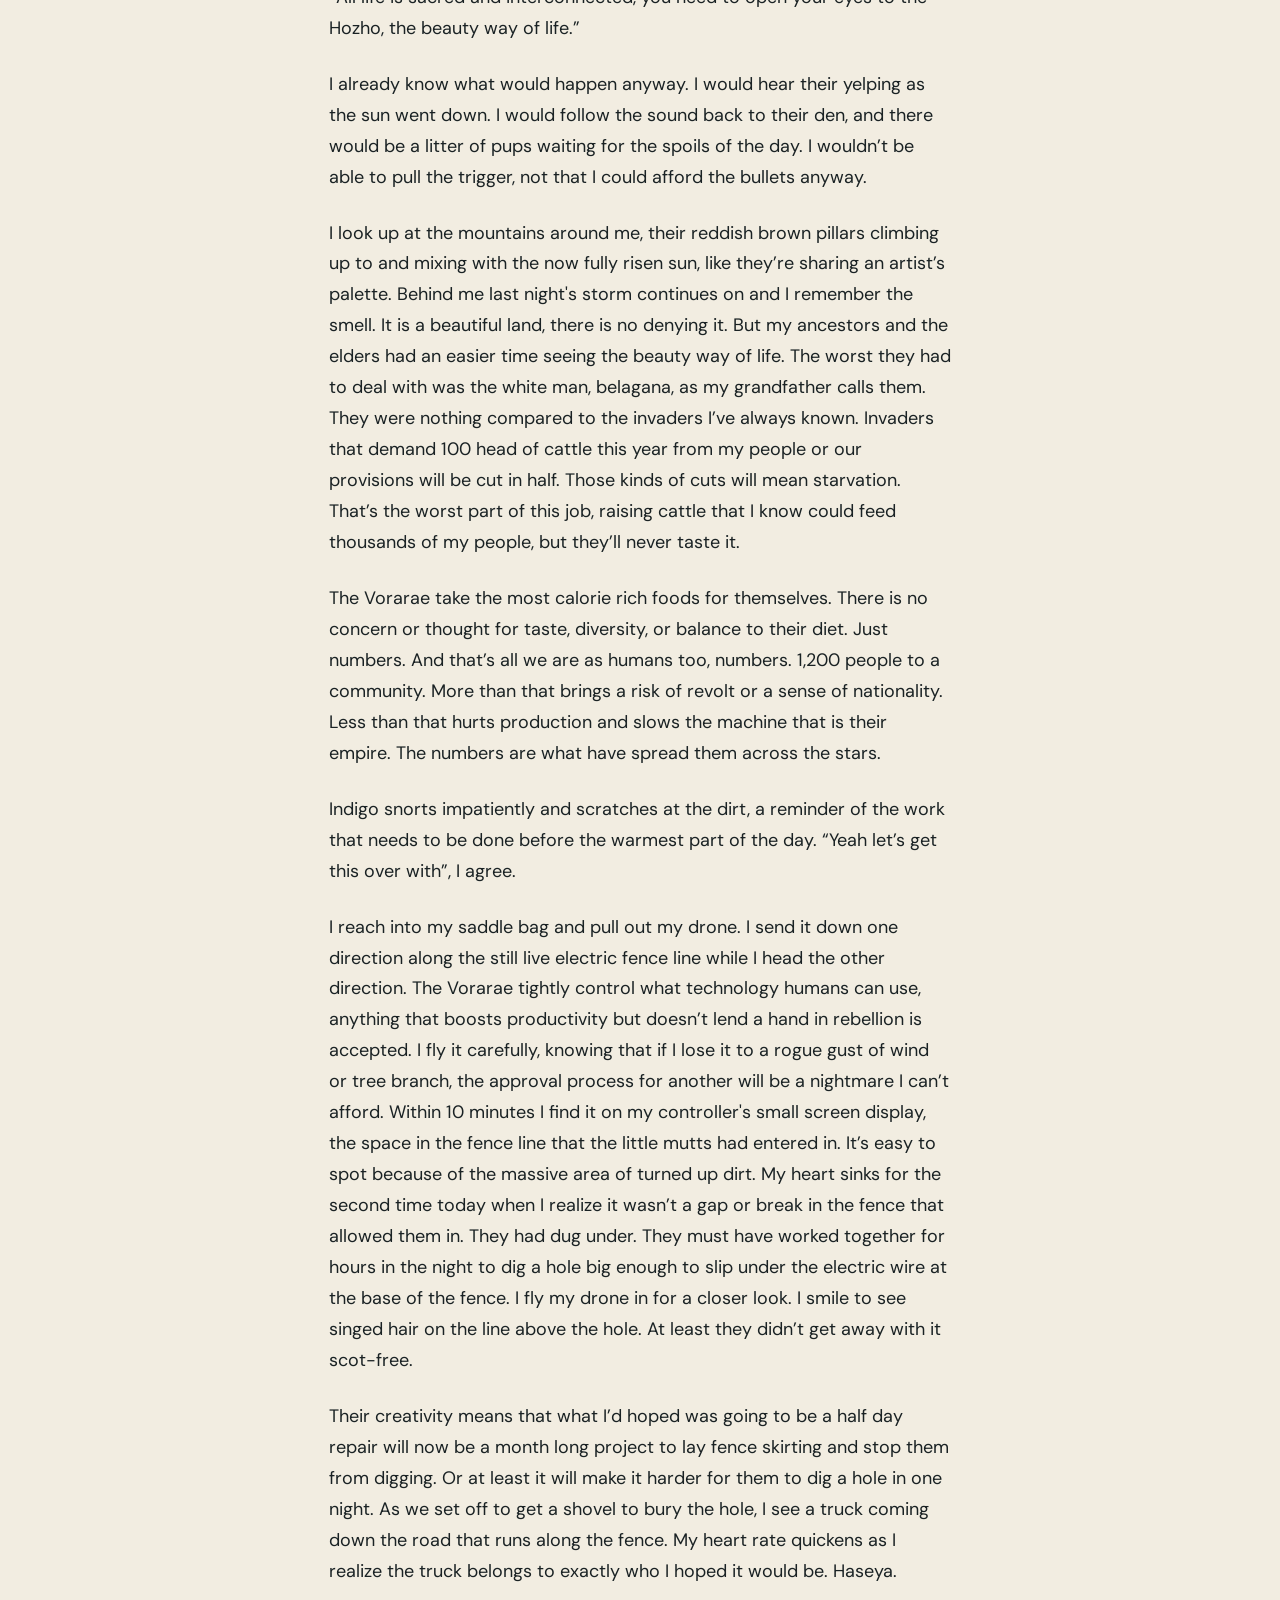
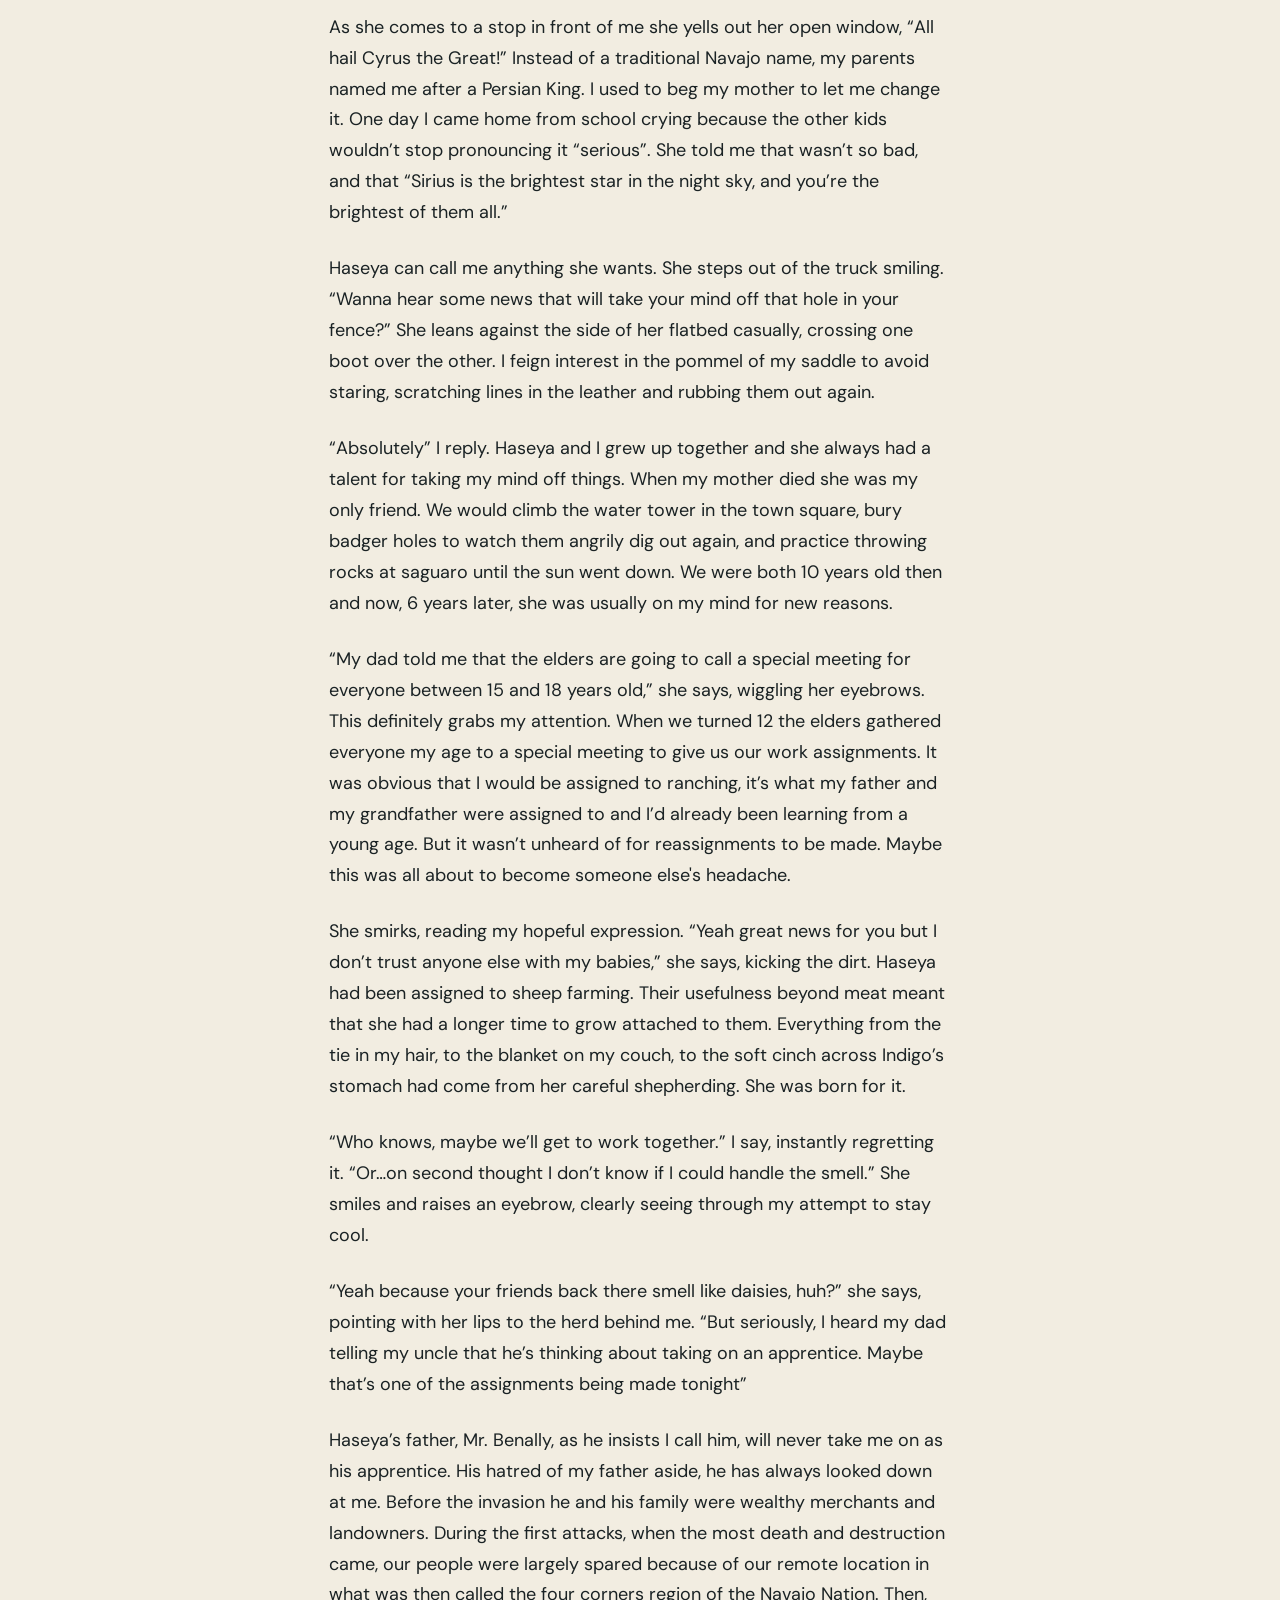
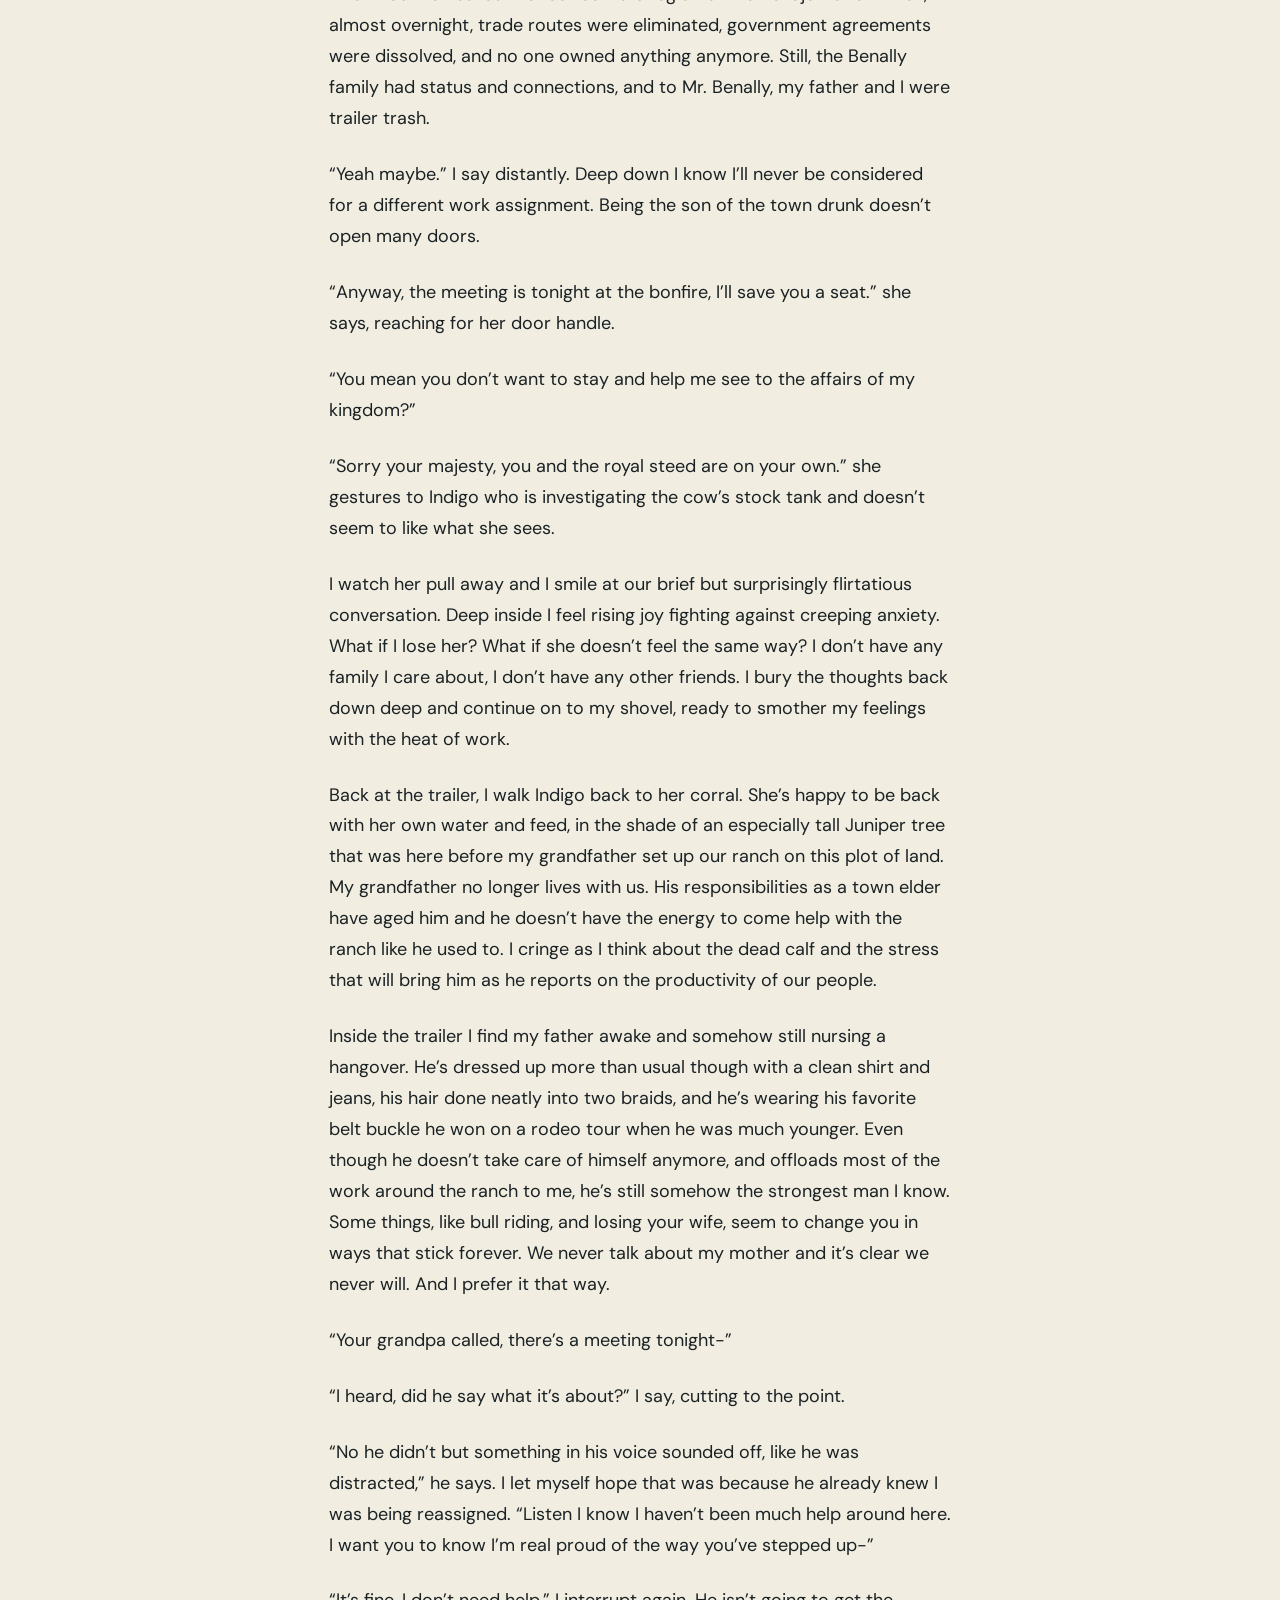
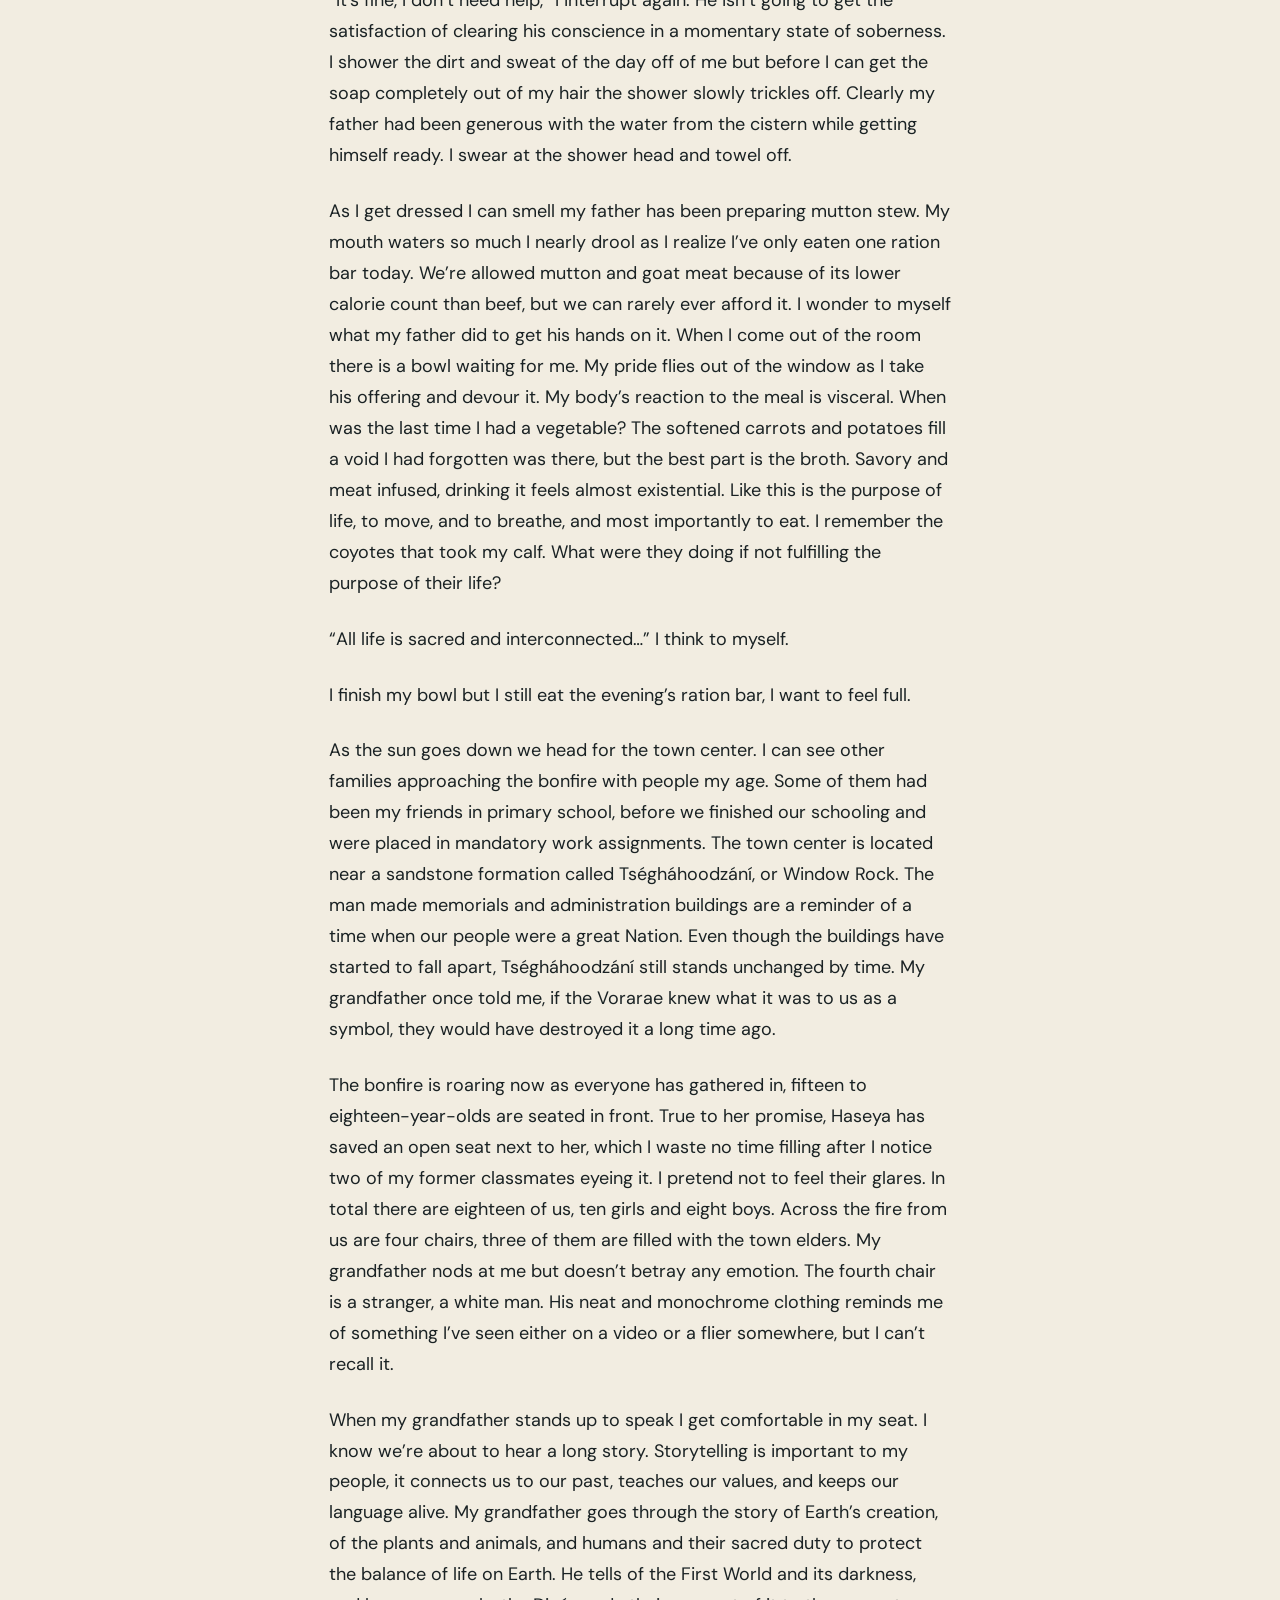
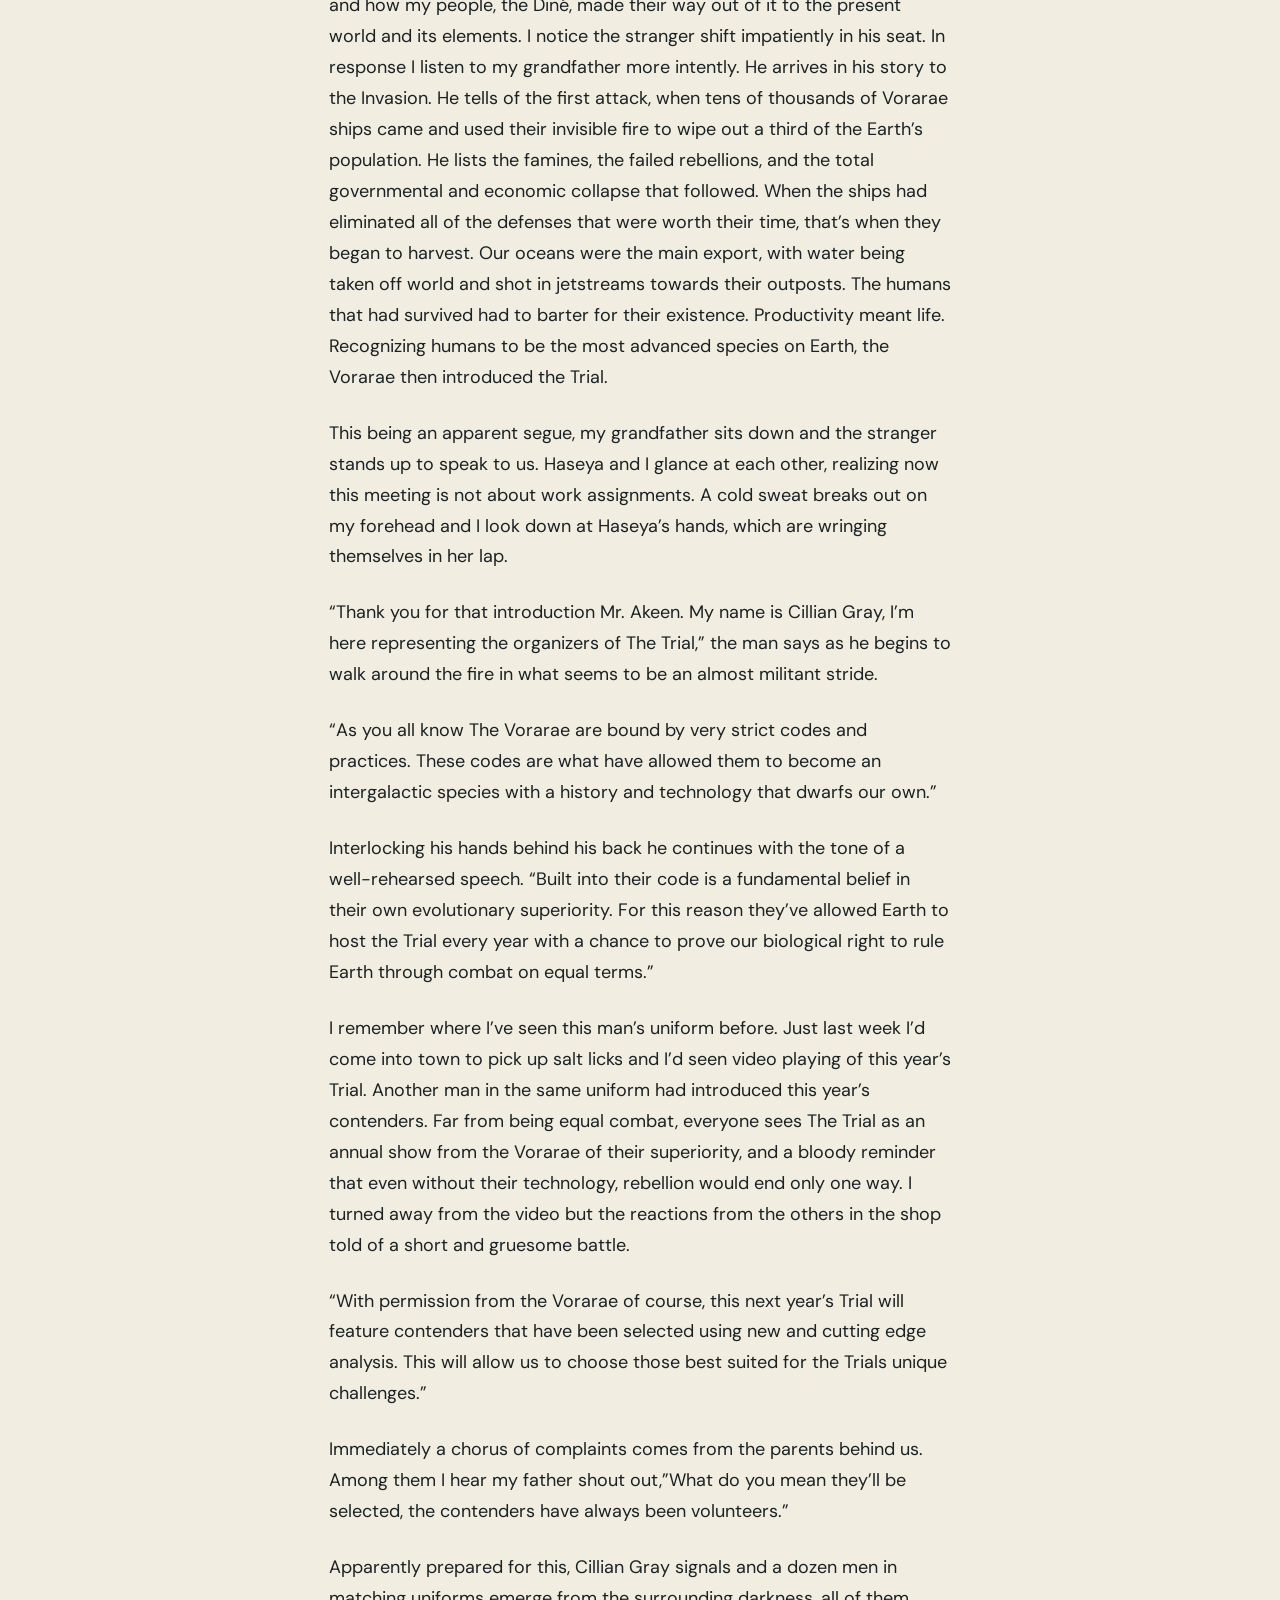
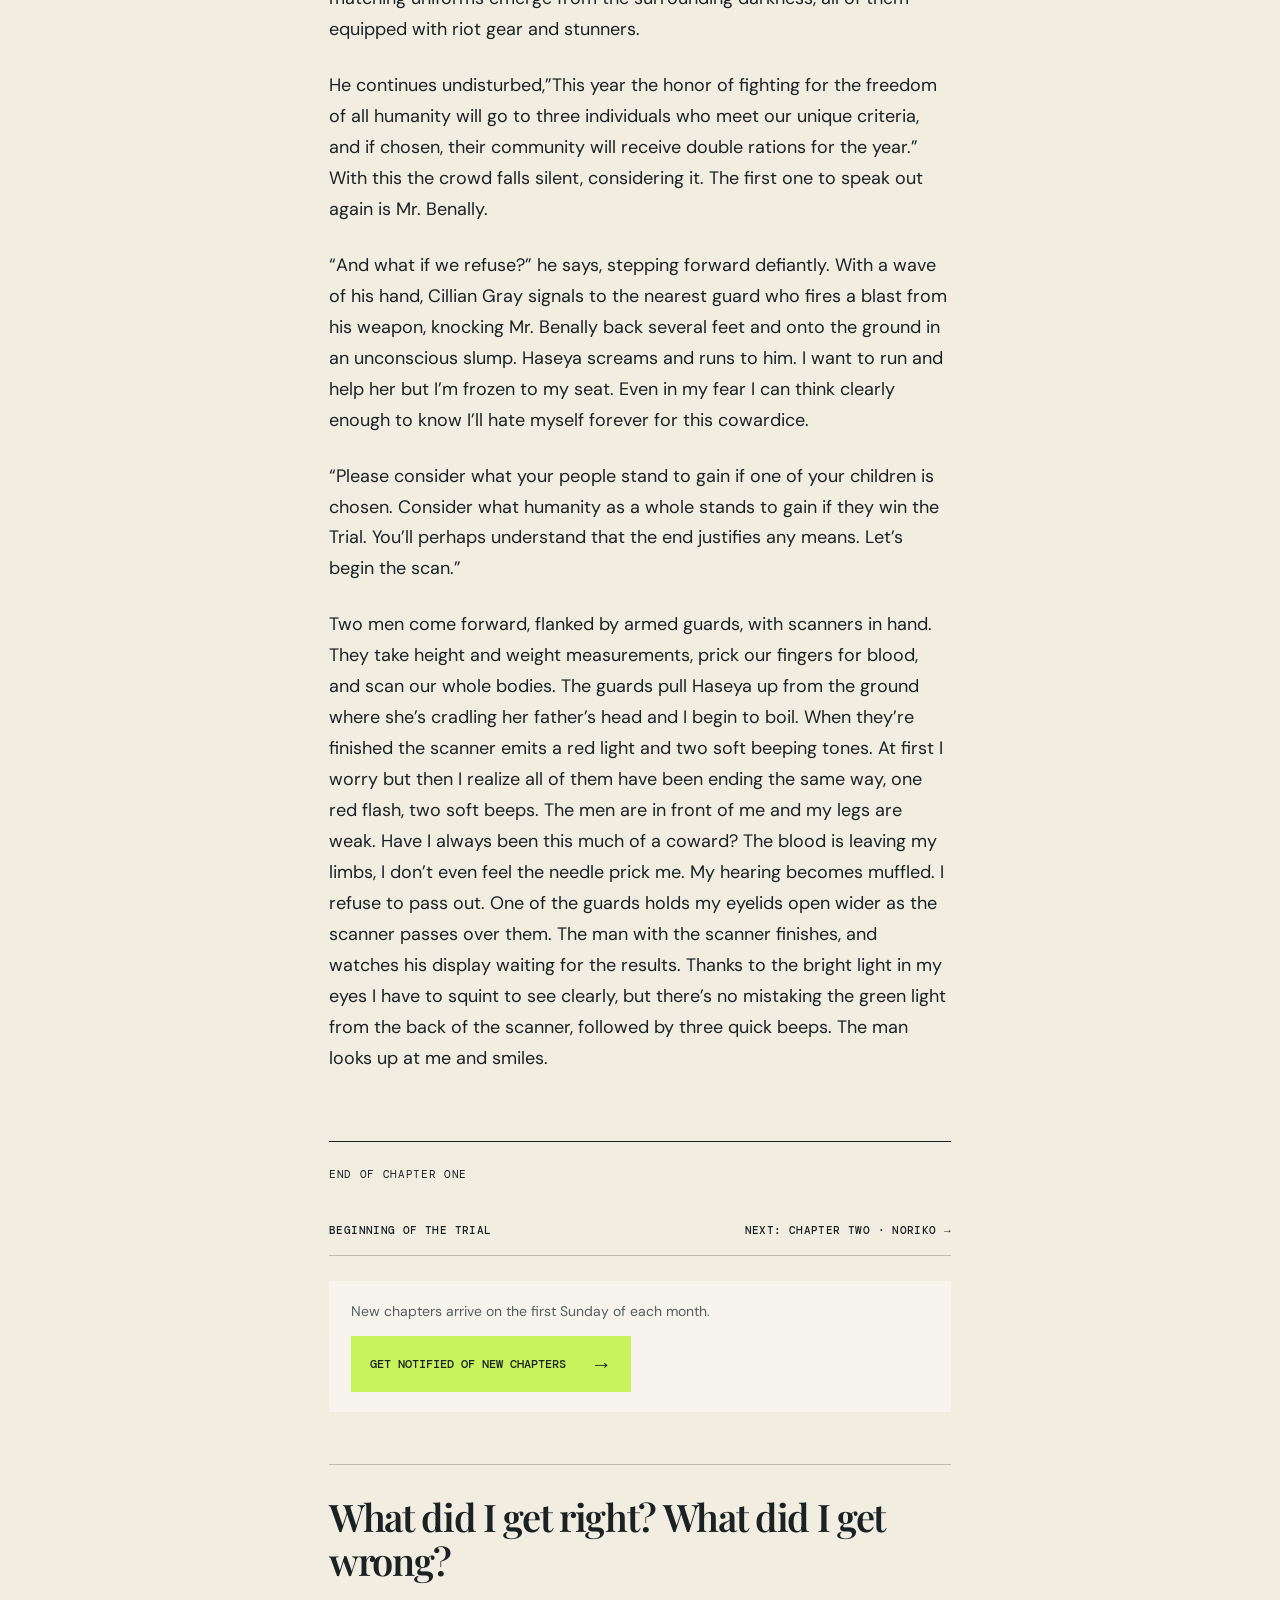
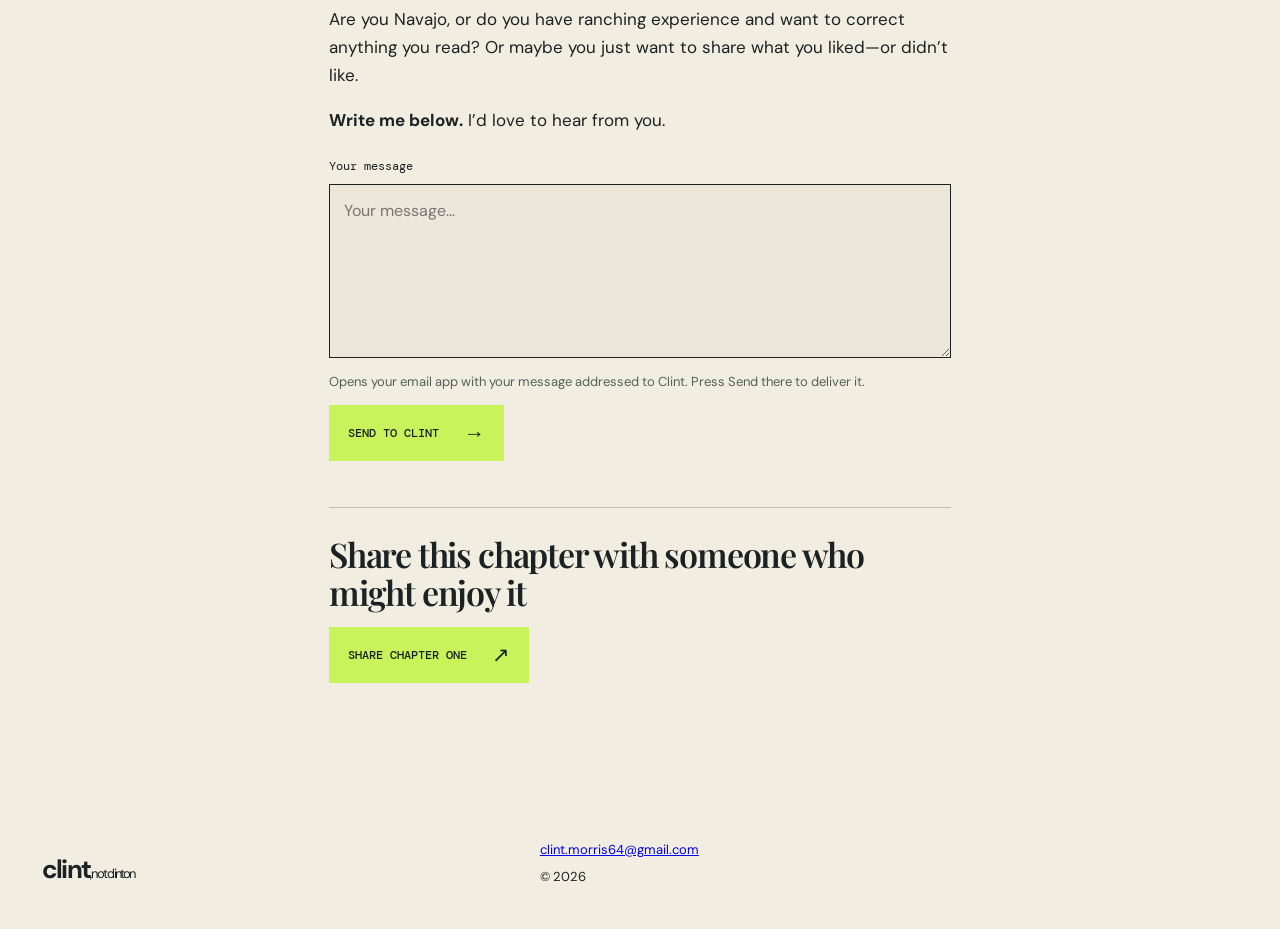
<file: outputs/chapters/cyrus.html>
<!doctype html>
<html lang="en"><head><!-- Google tag (gtag.js) --><script async src="https://www.googletagmanager.com/gtag/js?id=G-DGFQCJ4CBD"></script><script>window.dataLayer = window.dataLayer || [];function gtag(){dataLayer.push(arguments);}gtag('js', new Date());gtag('config', 'G-DGFQCJ4CBD');</script><meta charset="UTF-8" /><meta name="viewport" content="width=device-width, initial-scale=1.0" /><meta name="description" content="Cyrus tends his family’s herd on an Earth ruled by the Vorarae. When he is chosen for the annual Trial, he faces a fight that could change humanity’s future." /><meta property="og:title" content="Cyrus — Chapter One of The Trial" /><meta property="og:description" content="Cyrus tends his family’s herd on an Earth ruled by the Vorarae. When he is chosen for the annual Trial, he faces a fight that could change humanity’s future." /><meta property="og:image" content="https://www.clintnotclinton.com/images/chapter-one-cyrus-teaser.png" /><meta property="og:image:alt" content="Cyrus on horseback beneath alien craft" /><meta property="og:url" content="https://www.clintnotclinton.com/chapters/cyrus.html" /><meta property="og:type" content="article" /><meta name="twitter:card" content="summary_large_image" /><meta name="twitter:title" content="Cyrus — Chapter One of The Trial" /><meta name="twitter:description" content="Cyrus tends his family’s herd on an Earth ruled by the Vorarae. When he is chosen for the annual Trial, he faces a fight that could change humanity’s future." /><meta name="twitter:image" content="https://www.clintnotclinton.com/images/chapter-one-cyrus-teaser.png" /><title>Cyrus — Chapter One | Clint, not Clinton</title><link rel="preconnect" href="https://fonts.googleapis.com" /><link rel="preconnect" href="https://fonts.gstatic.com" crossorigin /><link href="https://fonts.googleapis.com/css2?family=DM+Mono:wght@400;500&family=DM+Sans:opsz,wght@9..40,400;9..40,500;9..40,700&family=Playfair+Display:ital,wght@0,600;0,700;1,600&display=swap" rel="stylesheet" /><link rel="stylesheet" href="../styles.css" /><link rel="stylesheet" href="reader.css" /><link rel="stylesheet" href="reader-overrides.css?v=20261103" /><script defer src="../script.js?v=20261103"></script></head>
<body class="reader-page" data-chapter-number="1"><div class="grain" aria-hidden="true"></div><header class="site-header reader-header"><a class="wordmark" href="../index.html">clint<span>, not clinton</span></a><a class="text-link" href="index.html">All chapters <b>←</b></a></header><main><nav class="chapter-navigation chapter-navigation-top" aria-label="Top chapter navigation"><a href="index.html"><span aria-hidden="true">←</span> All chapters</a><a href="noriko.html" data-analytics-event="next_chapter_click" data-chapter="1">Next: Chapter Two · Noriko <span aria-hidden="true">→</span></a></nav><figure class="reader-artwork"><img src="../images/chapter-one-cyrus-teaser.png" alt="Cyrus on horseback beneath alien craft" /><figcaption><p class="chapter-cover-number">CHAPTER 01</p><h1>Cyrus</h1></figcaption></figure><section class="reader-hero"><p class="eyebrow"><span></span> A serial novel · Young adult sci-fi / fantasy</p><p class="reader-meta">August 2026 · 17 min read</p></section><article class="reader-content"><div class="chapter-prelude"><p class="prelude-label">Before the chapter</p>
<p>“I’m telling you; it has to be kids. Our data shows the first two teams were at 80% of their max heart rate before they even rang the first bell. We need maximal aerobic capacity if they’re going to stand a chance in the second round.”</p>
<p>“And then what? You’re sending teenagers with low muscle density and minimal training to face off with a creature that’s evolved for eons to kill.”</p>
<p>“You saw what happened to the last team, those gym rats had no speed. They were basically just bigger targets.”</p>
<p>“There’s no way we come out of this looking like anything but villains.”</p>
<p>“The politics is your problem. You want me to build a winning team, this is where we start!”</p>
<p>“Fine. But you better make sure they’re nobodies.”</p>
</div><blockquote>“Coyote is always out there waiting, and Coyote is always hungry.”<cite>— Navajo Proverb</cite></blockquote><div class="story-text">
<p>As I wake up, the first thing I notice is the smell of rain. I relish in the moment, dissecting the smell into its parts. The first note is sagebrush. With the rain it will already have begun to burst to life, painting the desert floor with a sea of yellow. The second note is sand and red rock. Just yesterday it was dusty and punishing, taking the heat felt above, and doubling it from below. Today, if only for a moment, it will be dark, soft, and cool, as if ready to promise life. The desert is beautiful but it’s also a liar.</p>
<p>The third note I pick up brings me back to reality. Manure. With no small effort I pull off my rough wool blanket. It’s summer, but the rain has brought a morning chill. The couch I’ve been sleeping on for the last 3 months is in that sweet spot where it’s broken down and soft, but not so much that you begin to feel the springs beneath. I sit up and, blinking, look around the main room of my father’s trailer. It’s early, and the remaining clouds give the morning a gray light, but I can see well enough into his room to know he’s still asleep. The empty bottles on the floor and him fully dressed in bed tell me everything I need to know about where he was last night. I’ll be gone long before he wakes up.</p>
<p>I get dressed, put on my boots that have been too small for me for weeks, and begin to wrap my hair in a tsiiyéél. It’s custom for the men in my community to use white wool ties, but I use one dyed blue like my mother used to do. Stepping outside I head for the barn and realize it’s quieter than usual. The rain. Our neighbors will have realized it’s too wet to work their fields today. So instead of the dust and endless chatter of a combine harvester, I get to take the familiar walk to Indigo in peace.</p>
<p>Indigo is a painted mare, a gift from my grandfather when I turned 12. She was just a foal then but now, at 4 years old, she’s fully grown although still thin from not getting quite enough to eat. But we have that in common. I gather feed for her, taking note that we are running dangerously low. But the rain will bring a wealth of foraging for her soon enough.</p>
<p>After saddling up, we head for the gate of our property. I can sense we are both still waking up so I walk alongside her for the first half mile or so of trail. Passing over the hill that separates our property from the community grazing land, I begin to hear groaning from 2 or 3 of our heifers. Indigo hears it too and offers no protest when I mount and quicken our pace. We arrive at the herd and my heart drops. Another calf dead. It’s the third calf slaughter of the season, calves I was put in charge of. Was I going to be responsible for our people not reaching our quota?</p>
<p>Just then I hear a roar overhead and I look up to see a ship hurtling past. Was it a routine shuttle or a reconnaissance ship to monitor the conditions of our herd? Before I was born a family was accused of killing and hiding a steer to feed themselves. The Vorarae saw it as an act of open rebellion and the entire family was executed in the middle of town. A cold sweat breaks out on my forehead as I remember the elders had warned us that surprise inspections could happen at any moment.</p>
<p>The ship continues on its route out of sight and my shoulders lose their tension. I look down at the most recent loss. I helped birth him, watched him grow and play and learn. What I see now is a hollowed out memory. An abandoned cicada skin. The chaotic tearing and thorough cleaning could be only one culprit. I imagine finding the coyotes that did it. I imagine shooting them somewhere like a leg, so I could follow them and watch them die. What would my grandfather think of that?</p>
<p>“All life is sacred and interconnected, you need to open your eyes to the Hozho, the beauty way of life.”</p>
<p>I already know what would happen anyway. I would hear their yelping as the sun went down. I would follow the sound back to their den, and there would be a litter of pups waiting for the spoils of the day. I wouldn’t be able to pull the trigger, not that I could afford the bullets anyway.</p>
<p>I look up at the mountains around me, their reddish brown pillars climbing up to and mixing with the now fully risen sun, like they’re sharing an artist’s palette. Behind me last night&#x27;s storm continues on and I remember the smell. It is a beautiful land, there is no denying it. But my ancestors and the elders had an easier time seeing the beauty way of life. The worst they had to deal with was the white man, belagana, as my grandfather calls them. They were nothing compared to the invaders I’ve always known. Invaders that demand 100 head of cattle this year from my people or our provisions will be cut in half. Those kinds of cuts will mean starvation. That’s the worst part of this job, raising cattle that I know could feed thousands of my people, but they’ll never taste it.</p>
<p>The Vorarae take the most calorie rich foods for themselves. There is no concern or thought for taste, diversity, or balance to their diet. Just numbers. And that’s all we are as humans too, numbers. 1,200 people to a community. More than that brings a risk of revolt or a sense of nationality. Less than that hurts production and slows the machine that is their empire. The numbers are what have spread them across the stars.</p>
<p>Indigo snorts impatiently and scratches at the dirt, a reminder of the work that needs to be done before the warmest part of the day. “Yeah let’s get this over with”, I agree.</p>
<p>I reach into my saddle bag and pull out my drone. I send it down one direction along the still live electric fence line while I head the other direction. The Vorarae tightly control what technology humans can use, anything that boosts productivity but doesn’t lend a hand in rebellion is accepted. I fly it carefully, knowing that if I lose it to a rogue gust of wind or tree branch, the approval process for another will be a nightmare I can’t afford. Within 10 minutes I find it on my controller&#x27;s small screen display, the space in the fence line that the little mutts had entered in. It’s easy to spot because of the massive area of turned up dirt. My heart sinks for the second time today when I realize it wasn’t a gap or break in the fence that allowed them in. They had dug under. They must have worked together for hours in the night to dig a hole big enough to slip under the electric wire at the base of the fence. I fly my drone in for a closer look. I smile to see singed hair on the line above the hole. At least they didn’t get away with it scot-free.</p>
<p>Their creativity means that what I’d hoped was going to be a half day repair will now be a month long project to lay fence skirting and stop them from digging. Or at least it will make it harder for them to dig a hole in one night. As we set off to get a shovel to bury the hole, I see a truck coming down the road that runs along the fence. My heart rate quickens as I realize the truck belongs to exactly who I hoped it would be. Haseya.</p>
<p>As she comes to a stop in front of me she yells out her open window, “All hail Cyrus the Great!” Instead of a traditional Navajo name, my parents named me after a Persian King. I used to beg my mother to let me change it. One day I came home from school crying because the other kids wouldn’t stop pronouncing it “serious”. She told me that wasn’t so bad, and that “Sirius is the brightest star in the night sky, and you’re the brightest of them all.”</p>
<p>Haseya can call me anything she wants. She steps out of the truck smiling. “Wanna hear some news that will take your mind off that hole in your fence?” She leans against the side of her flatbed casually, crossing one boot over the other. I feign interest in the pommel of my saddle to avoid staring, scratching lines in the leather and rubbing them out again.</p>
<p>“Absolutely” I reply. Haseya and I grew up together and she always had a talent for taking my mind off things. When my mother died she was my only friend. We would climb the water tower in the town square, bury badger holes to watch them angrily dig out again, and practice throwing rocks at saguaro until the sun went down. We were both 10 years old then and now, 6 years later, she was usually on my mind for new reasons.</p>
<p>“My dad told me that the elders are going to call a special meeting for everyone between 15 and 18 years old,” she says, wiggling her eyebrows. This definitely grabs my attention. When we turned 12 the elders gathered everyone my age to a special meeting to give us our work assignments. It was obvious that I would be assigned to ranching, it’s what my father and my grandfather were assigned to and I’d already been learning from a young age. But it wasn’t unheard of for reassignments to be made. Maybe this was all about to become someone else&#x27;s headache.</p>
<p>She smirks, reading my hopeful expression. “Yeah great news for you but I don’t trust anyone else with my babies,” she says, kicking the dirt. Haseya had been assigned to sheep farming. Their usefulness beyond meat meant that she had a longer time to grow attached to them. Everything from the tie in my hair, to the blanket on my couch, to the soft cinch across Indigo’s stomach had come from her careful shepherding. She was born for it.</p>
<p>“Who knows, maybe we’ll get to work together.” I say, instantly regretting it. “Or…on second thought I don’t know if I could handle the smell.” She smiles and raises an eyebrow, clearly seeing through my attempt to stay cool.</p>
<p>“Yeah because your friends back there smell like daisies, huh?” she says, pointing with her lips to the herd behind me. “But seriously, I heard my dad telling my uncle that he’s thinking about taking on an apprentice. Maybe that’s one of the assignments being made tonight”</p>
<p>Haseya’s father, Mr. Benally, as he insists I call him, will never take me on as his apprentice. His hatred of my father aside, he has always looked down at me. Before the invasion he and his family were wealthy merchants and landowners. During the first attacks, when the most death and destruction came, our people were largely spared because of our remote location in what was then called the four corners region of the Navajo Nation. Then, almost overnight, trade routes were eliminated, government agreements were dissolved, and no one owned anything anymore. Still, the Benally family had status and connections, and to Mr. Benally, my father and I were trailer trash.</p>
<p>“Yeah maybe.” I say distantly. Deep down I know I’ll never be considered for a different work assignment. Being the son of the town drunk doesn’t open many doors.</p>
<p>“Anyway, the meeting is tonight at the bonfire, I’ll save you a seat.” she says, reaching for her door handle.</p>
<p>“You mean you don’t want to stay and help me see to the affairs of my kingdom?”</p>
<p>“Sorry your majesty, you and the royal steed are on your own.” she gestures to Indigo who is investigating the cow’s stock tank and doesn’t seem to like what she sees.</p>
<p>I watch her pull away and I smile at our brief but surprisingly flirtatious conversation. Deep inside I feel rising joy fighting against creeping anxiety. What if I lose her? What if she doesn’t feel the same way? I don’t have any family I care about, I don’t have any other friends. I bury the thoughts back down deep and continue on to my shovel, ready to smother my feelings with the heat of work.</p>
<p>Back at the trailer, I walk Indigo back to her corral. She’s happy to be back with her own water and feed, in the shade of an especially tall Juniper tree that was here before my grandfather set up our ranch on this plot of land. My grandfather no longer lives with us. His responsibilities as a town elder have aged him and he doesn’t have the energy to come help with the ranch like he used to. I cringe as I think about the dead calf and the stress that will bring him as he reports on the productivity of our people.</p>
<p>Inside the trailer I find my father awake and somehow still nursing a hangover. He’s dressed up more than usual though with a clean shirt and jeans, his hair done neatly into two braids, and he’s wearing his favorite belt buckle he won on a rodeo tour when he was much younger. Even though he doesn’t take care of himself anymore, and offloads most of the work around the ranch to me, he’s still somehow the strongest man I know. Some things, like bull riding, and losing your wife, seem to change you in ways that stick forever. We never talk about my mother and it’s clear we never will. And I prefer it that way.</p>
<p>“Your grandpa called, there’s a meeting tonight-”</p>
<p>“I heard, did he say what it’s about?” I say, cutting to the point.</p>
<p>“No he didn’t but something in his voice sounded off, like he was distracted,” he says. I let myself hope that was because he already knew I was being reassigned. “Listen I know I haven’t been much help around here. I want you to know I’m real proud of the way you’ve stepped up-”</p>
<p>“It’s fine, I don’t need help,” I interrupt again. He isn’t going to get the satisfaction of clearing his conscience in a momentary state of soberness. I shower the dirt and sweat of the day off of me but before I can get the soap completely out of my hair the shower slowly trickles off. Clearly my father had been generous with the water from the cistern while getting himself ready. I swear at the shower head and towel off.</p>
<p>As I get dressed I can smell my father has been preparing mutton stew. My mouth waters so much I nearly drool as I realize I’ve only eaten one ration bar today. We’re allowed mutton and goat meat because of its lower calorie count than beef, but we can rarely ever afford it. I wonder to myself what my father did to get his hands on it. When I come out of the room there is a bowl waiting for me. My pride flies out of the window as I take his offering and devour it. My body’s reaction to the meal is visceral. When was the last time I had a vegetable? The softened carrots and potatoes fill a void I had forgotten was there, but the best part is the broth. Savory and meat infused, drinking it feels almost existential. Like this is the purpose of life, to move, and to breathe, and most importantly to eat. I remember the coyotes that took my calf. What were they doing if not fulfilling the purpose of their life?</p>
<p>“All life is sacred and interconnected…” I think to myself.</p>
<p>I finish my bowl but I still eat the evening’s ration bar, I want to feel full.</p>
<p>As the sun goes down we head for the town center. I can see other families approaching the bonfire with people my age. Some of them had been my friends in primary school, before we finished our schooling and were placed in mandatory work assignments. The town center is located near a sandstone formation called Tségháhoodzání, or Window Rock. The man made memorials and administration buildings are a reminder of a time when our people were a great Nation. Even though the buildings have started to fall apart, Tségháhoodzání still stands unchanged by time. My grandfather once told me, if the Vorarae knew what it was to us as a symbol, they would have destroyed it a long time ago.</p>
<p>The bonfire is roaring now as everyone has gathered in, fifteen to eighteen-year-olds are seated in front. True to her promise, Haseya has saved an open seat next to her, which I waste no time filling after I notice two of my former classmates eyeing it. I pretend not to feel their glares. In total there are eighteen of us, ten girls and eight boys. Across the fire from us are four chairs, three of them are filled with the town elders. My grandfather nods at me but doesn’t betray any emotion. The fourth chair is a stranger, a white man. His neat and monochrome clothing reminds me of something I’ve seen either on a video or a flier somewhere, but I can’t recall it.</p>
<p>When my grandfather stands up to speak I get comfortable in my seat. I know we’re about to hear a long story. Storytelling is important to my people, it connects us to our past, teaches our values, and keeps our language alive. My grandfather goes through the story of Earth’s creation, of the plants and animals, and humans and their sacred duty to protect the balance of life on Earth. He tells of the First World and its darkness, and how my people, the Diné, made their way out of it to the present world and its elements. I notice the stranger shift impatiently in his seat. In response I listen to my grandfather more intently. He arrives in his story to the Invasion. He tells of the first attack, when tens of thousands of Vorarae ships came and used their invisible fire to wipe out a third of the Earth’s population. He lists the famines, the failed rebellions, and the total governmental and economic collapse that followed. When the ships had eliminated all of the defenses that were worth their time, that’s when they began to harvest. Our oceans were the main export, with water being taken off world and shot in jetstreams towards their outposts. The humans that had survived had to barter for their existence. Productivity meant life. Recognizing humans to be the most advanced species on Earth, the Vorarae then introduced the Trial.</p>
<p>This being an apparent segue, my grandfather sits down and the stranger stands up to speak to us. Haseya and I glance at each other, realizing now this meeting is not about work assignments. A cold sweat breaks out on my forehead and I look down at Haseya’s hands, which are wringing themselves in her lap.</p>
<p>“Thank you for that introduction Mr. Akeen. My name is Cillian Gray, I’m here representing the organizers of The Trial,” the man says as he begins to walk around the fire in what seems to be an almost militant stride.</p>
<p>“As you all know The Vorarae are bound by very strict codes and practices. These codes are what have allowed them to become an intergalactic species with a history and technology that dwarfs our own.”</p>
<p>Interlocking his hands behind his back he continues with the tone of a well-rehearsed speech. “Built into their code is a fundamental belief in their own evolutionary superiority. For this reason they’ve allowed Earth to host the Trial every year with a chance to prove our biological right to rule Earth through combat on equal terms.”</p>
<p>I remember where I’ve seen this man’s uniform before. Just last week I’d come into town to pick up salt licks and I’d seen video playing of this year’s Trial. Another man in the same uniform had introduced this year’s contenders. Far from being equal combat, everyone sees The Trial as an annual show from the Vorarae of their superiority, and a bloody reminder that even without their technology, rebellion would end only one way. I turned away from the video but the reactions from the others in the shop told of a short and gruesome battle.</p>
<p>“With permission from the Vorarae of course, this next year’s Trial will feature contenders that have been selected using new and cutting edge analysis. This will allow us to choose those best suited for the Trials unique challenges.”</p>
<p>Immediately a chorus of complaints comes from the parents behind us. Among them I hear my father shout out,”What do you mean they’ll be selected, the contenders have always been volunteers.”</p>
<p>Apparently prepared for this, Cillian Gray signals and a dozen men in matching uniforms emerge from the surrounding darkness, all of them equipped with riot gear and stunners.</p>
<p>He continues undisturbed,”This year the honor of fighting for the freedom of all humanity will go to three individuals who meet our unique criteria, and if chosen, their community will receive double rations for the year.” With this the crowd falls silent, considering it. The first one to speak out again is Mr. Benally.</p>
<p>“And what if we refuse?” he says, stepping forward defiantly. With a wave of his hand, Cillian Gray signals to the nearest guard who fires a blast from his weapon, knocking Mr. Benally back several feet and onto the ground in an unconscious slump. Haseya screams and runs to him. I want to run and help her but I’m frozen to my seat. Even in my fear I can think clearly enough to know I’ll hate myself forever for this cowardice.</p>
<p>“Please consider what your people stand to gain if one of your children is chosen. Consider what humanity as a whole stands to gain if they win the Trial. You’ll perhaps understand that the end justifies any means. Let’s begin the scan.”</p>
<p>Two men come forward, flanked by armed guards, with scanners in hand. They take height and weight measurements, prick our fingers for blood, and scan our whole bodies. The guards pull Haseya up from the ground where she’s cradling her father’s head and I begin to boil. When they’re finished the scanner emits a red light and two soft beeping tones. At first I worry but then I realize all of them have been ending the same way, one red flash, two soft beeps. The men are in front of me and my legs are weak. Have I always been this much of a coward? The blood is leaving my limbs, I don’t even feel the needle prick me. My hearing becomes muffled. I refuse to pass out. One of the guards holds my eyelids open wider as the scanner passes over them. The man with the scanner finishes, and watches his display waiting for the results. Thanks to the bright light in my eyes I have to squint to see clearly, but there’s no mistaking the green light from the back of the scanner, followed by three quick beeps. The man looks up at me and smiles.</p>
</div><div class="chapter-end"><span>End of Chapter One</span></div>
<nav class="chapter-navigation" aria-label="Chapter navigation"><span>Beginning of The Trial</span><a href="noriko.html" data-analytics-event="next_chapter_click" data-chapter="1">Next: Chapter Two · Noriko <span aria-hidden="true">→</span></a></nav>
<aside class="chapter-subscribe"><p>New chapters arrive on the first Sunday of each month.</p><a class="button" href="../index.html#subscribe" data-analytics-event="signup_link_click" data-signup-location="chapter-one-end">Get notified of new chapters <span aria-hidden="true">→</span></a></aside>
<section class="chapter-feedback" aria-labelledby="feedback-title">
  <h2 id="feedback-title">What did I get right? What did I get wrong?</h2>
  <p>Are you Navajo, or do you have ranching experience and want to correct anything you read? Or maybe you just want to share what you liked—or didn’t like.</p>
  <p><strong>Write me below.</strong> I’d love to hear from you.</p>
  <form id="project-message-form" action="mailto:clint.morris64@gmail.com" method="get">
    <input type="hidden" name="subject" value="The Trial — Chapter One: Cyrus feedback" />
    <label for="chapter-feedback-message">Your message</label>
    <textarea id="chapter-feedback-message" name="body" rows="6" maxlength="2000" required placeholder="Your message..." aria-describedby="feedback-help"></textarea>
    <p id="feedback-help" class="feedback-help">Opens your email app with your message addressed to Clint. Press Send there to deliver it.</p>
    <button class="button" type="submit">Send to Clint <span aria-hidden="true">→</span></button>
  </form>
</section>
<section class="chapter-share" aria-labelledby="chapter-share-title"><h2 id="chapter-share-title">Share this chapter with someone who might enjoy it</h2><button class="button" type="button" data-chapter-share>Share Chapter One <span aria-hidden="true">↗</span></button><p class="chapter-share-status" data-chapter-share-status role="status" aria-live="polite"></p></section>
</article></main><footer><a class="wordmark" href="../index.html">clint<span>, not clinton</span></a><div><a href="mailto:clint.morris64@gmail.com">clint.morris64@gmail.com</a><span>© 2026</span></div></footer>
<script src="../projects/project-message.js"></script>
</body></html>
</file>
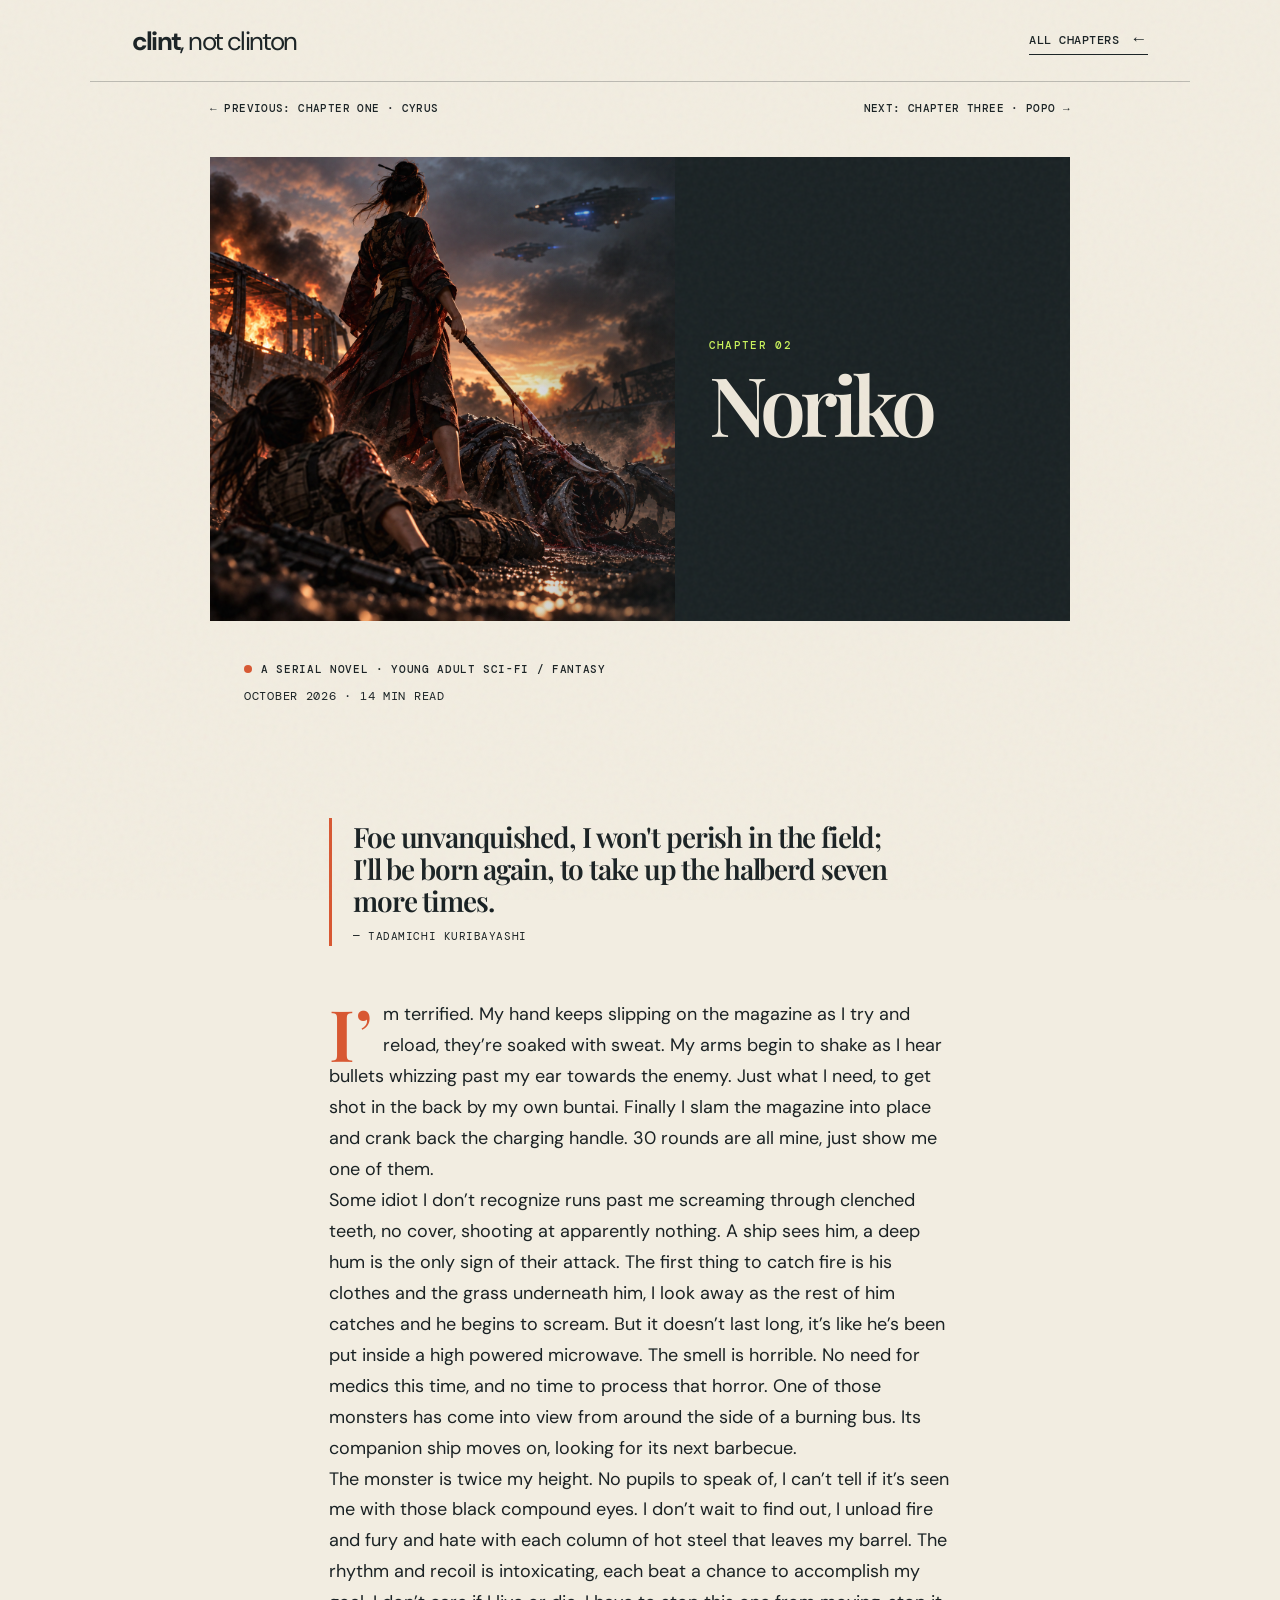
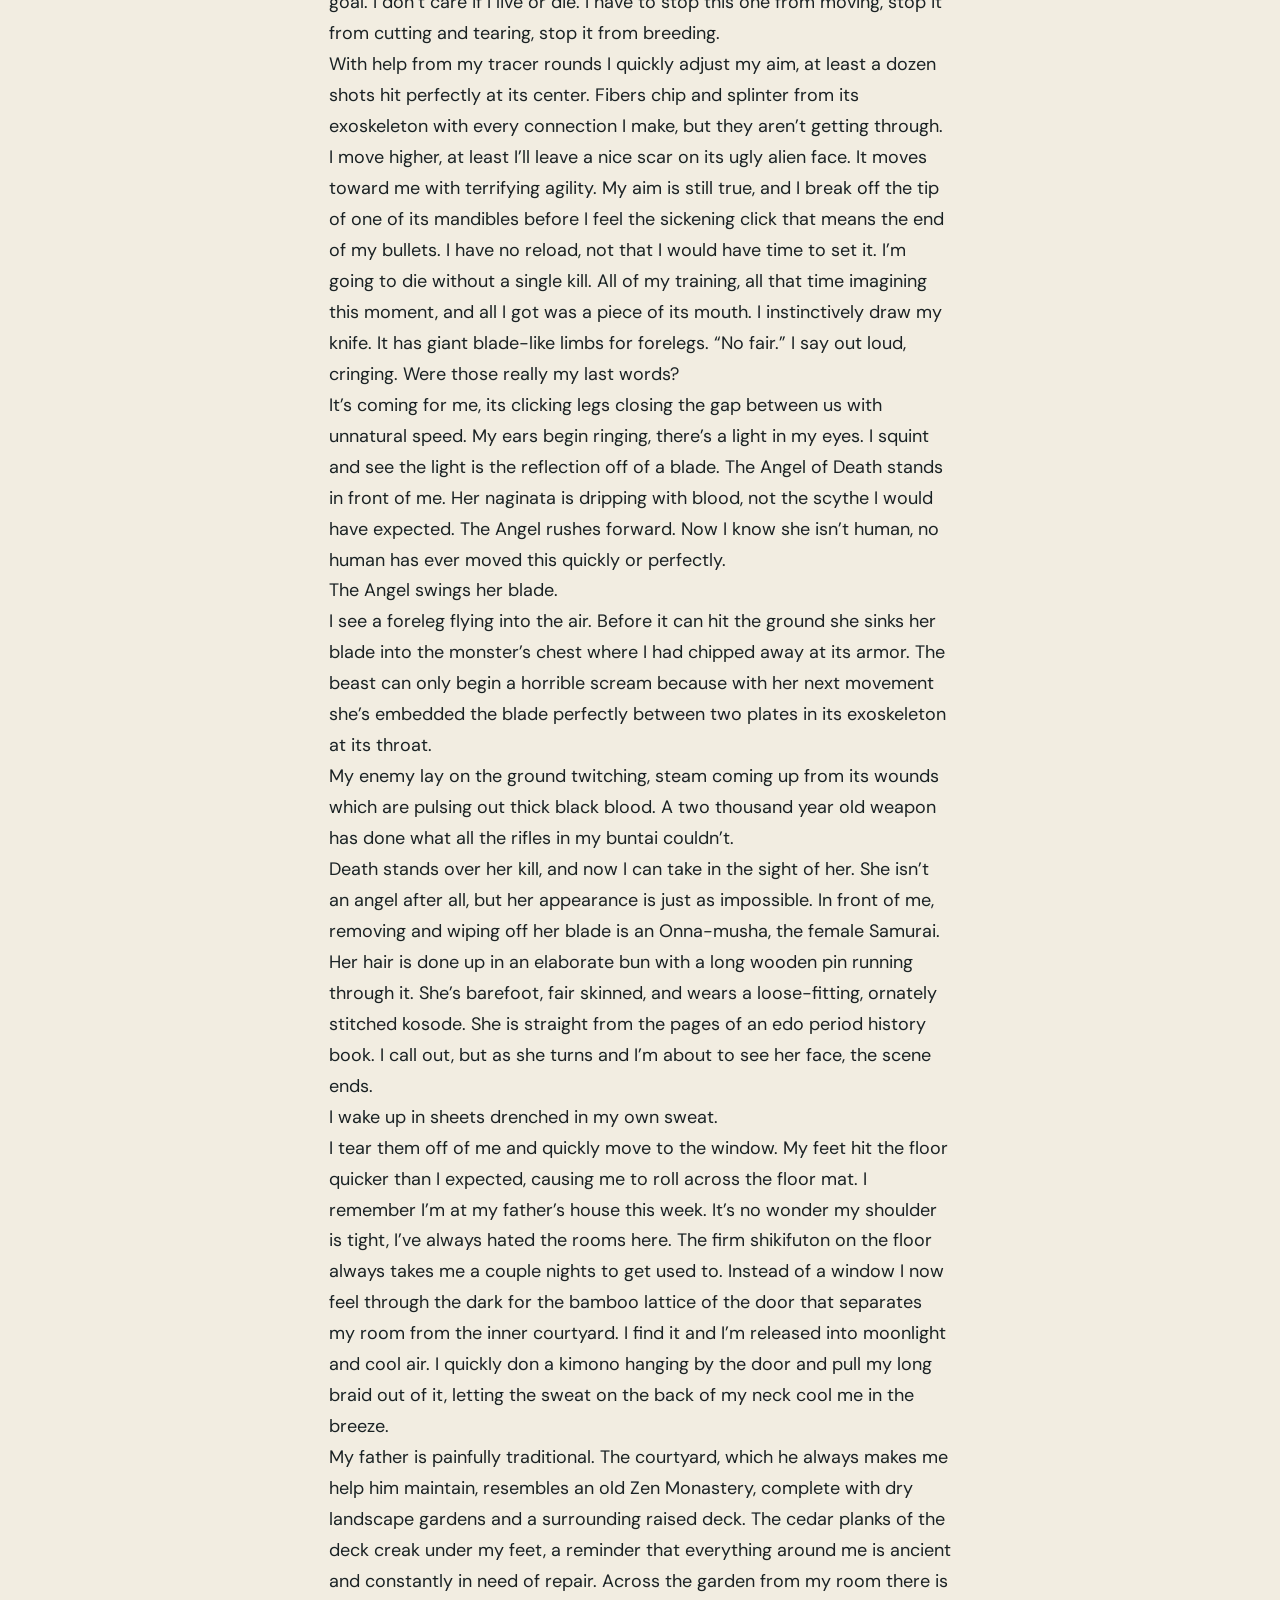
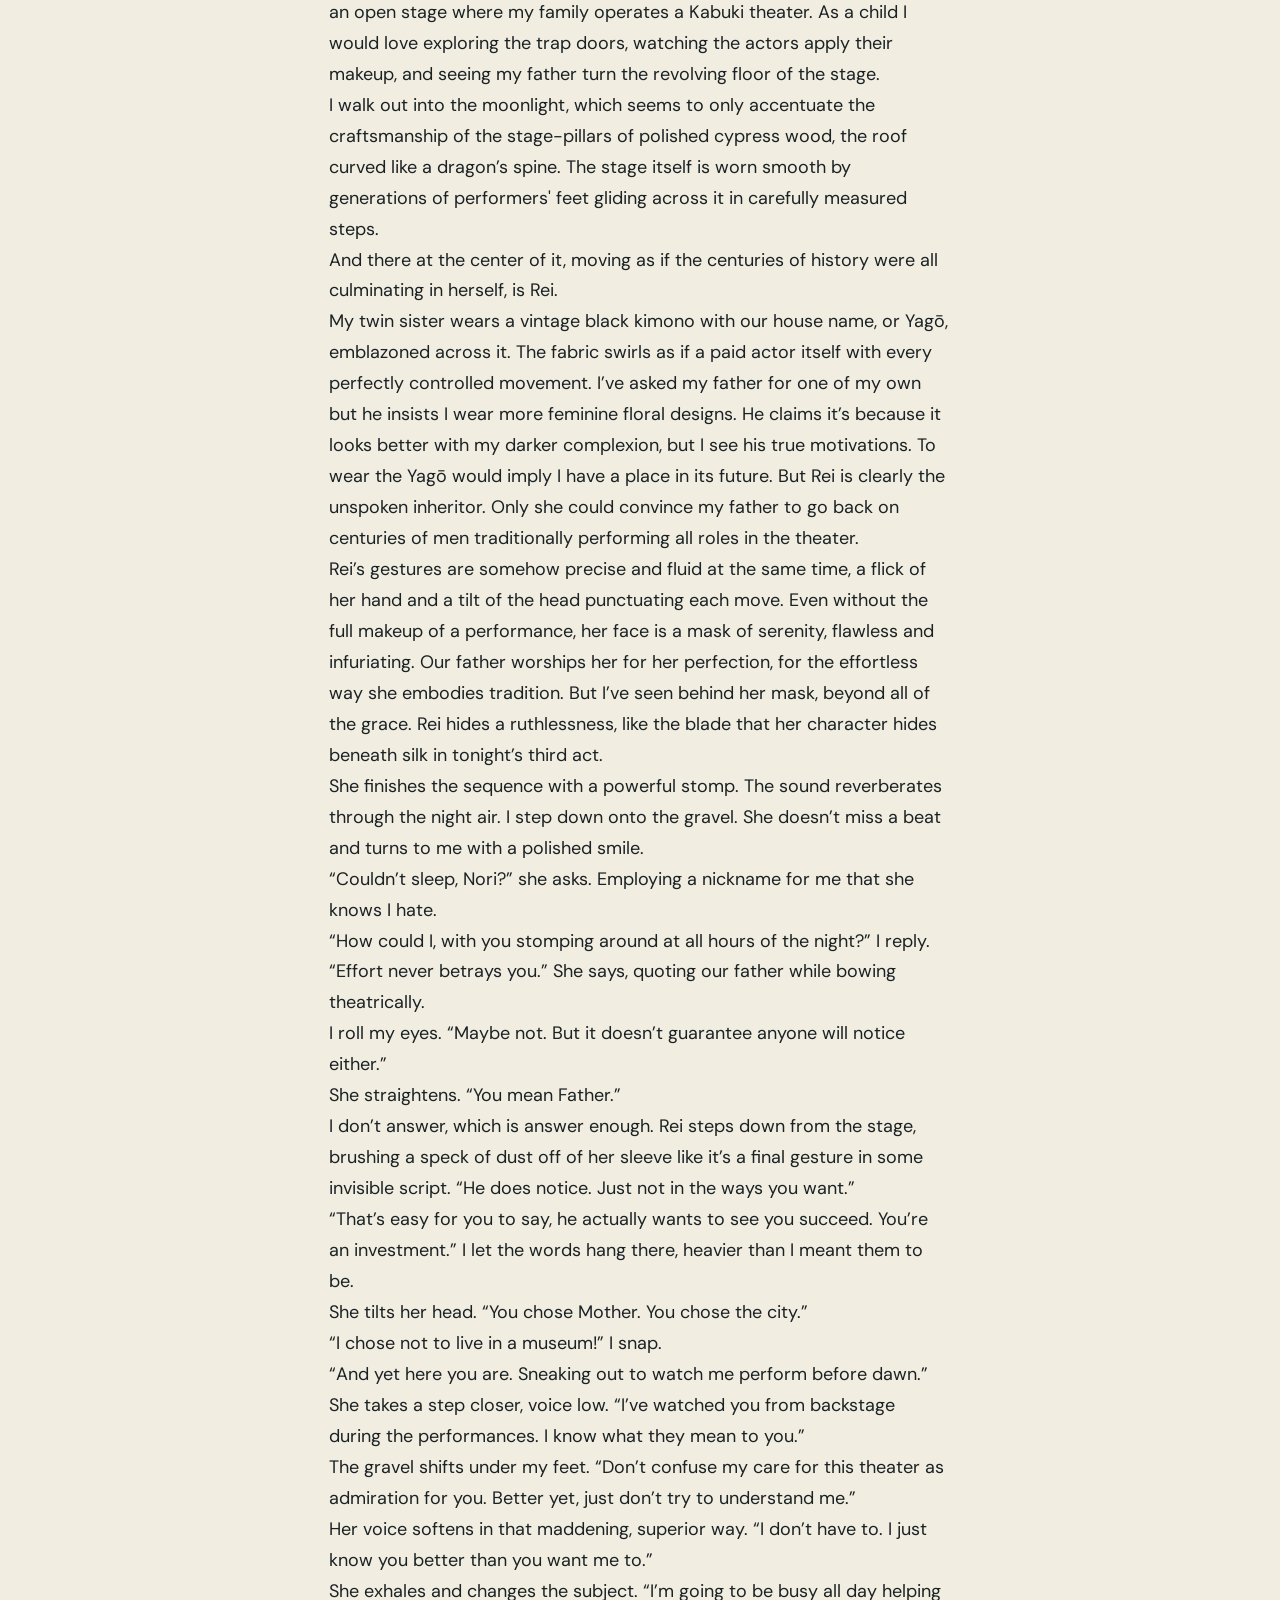
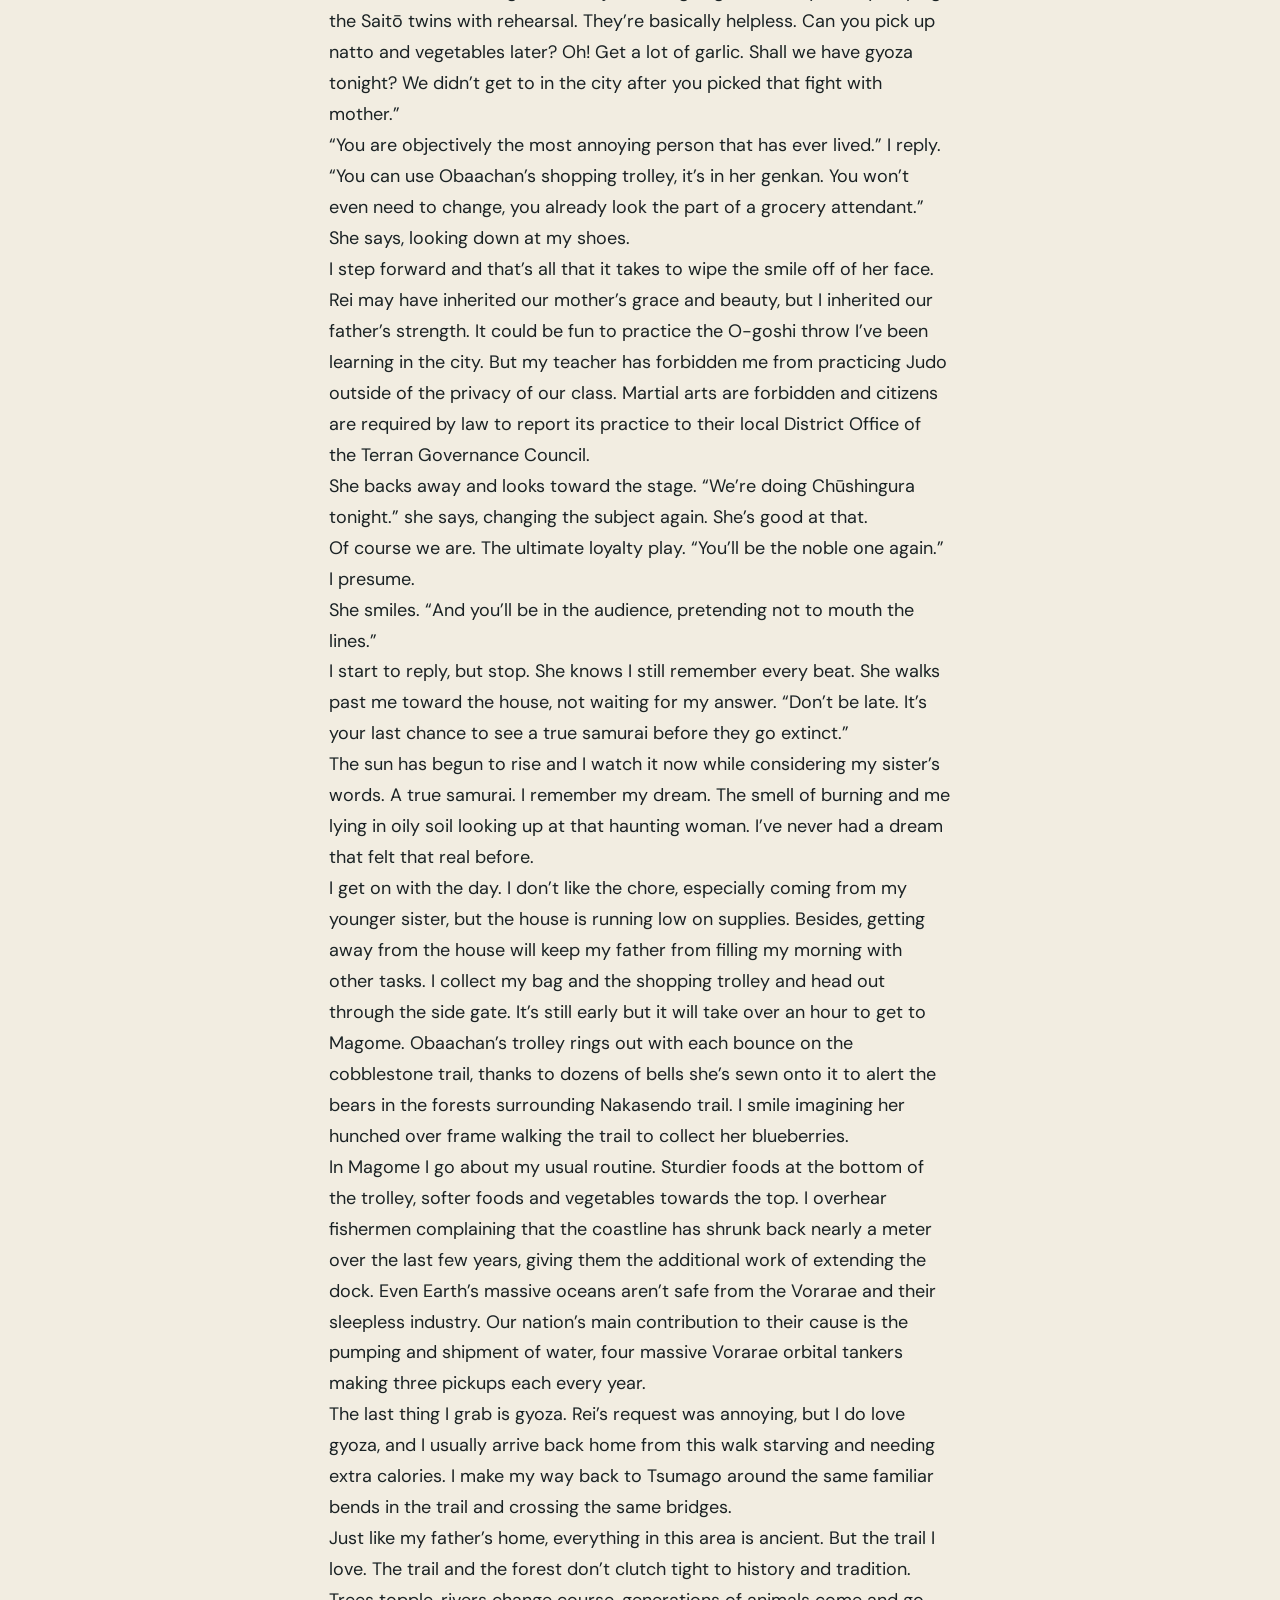
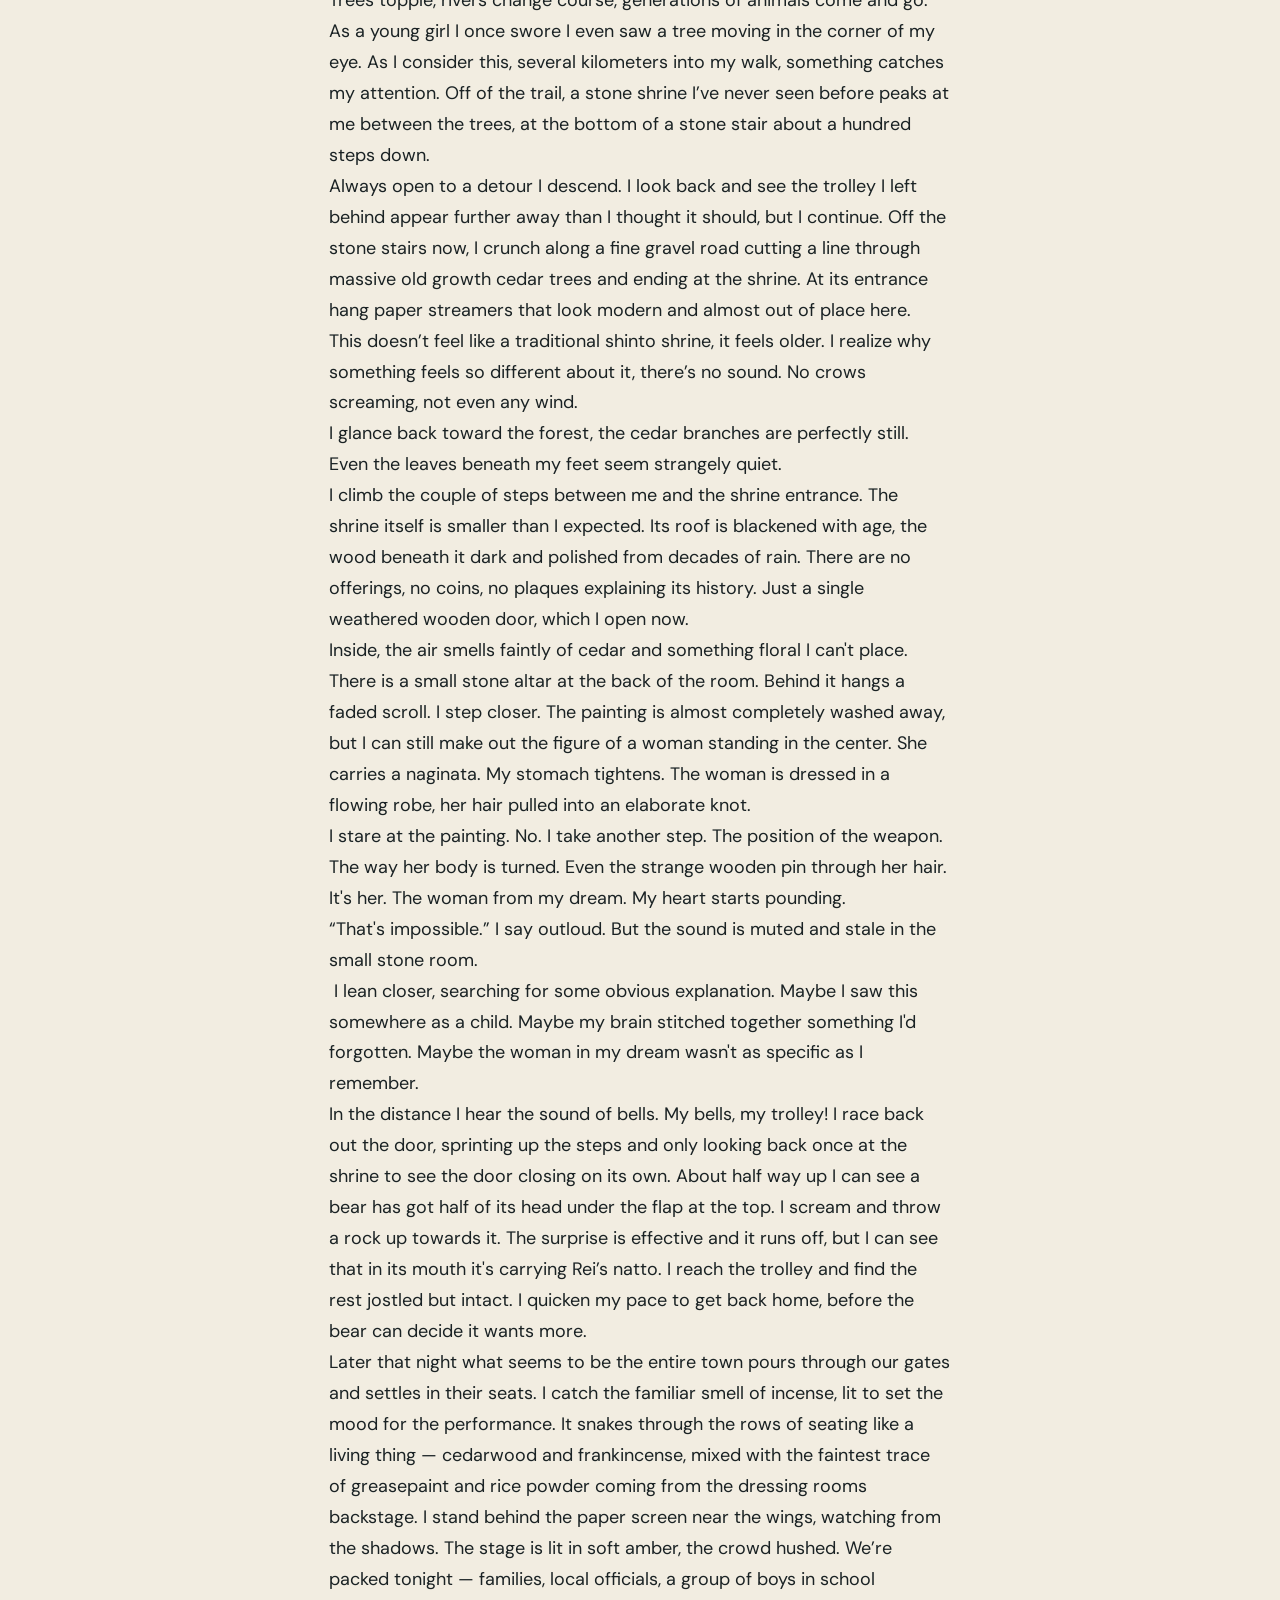
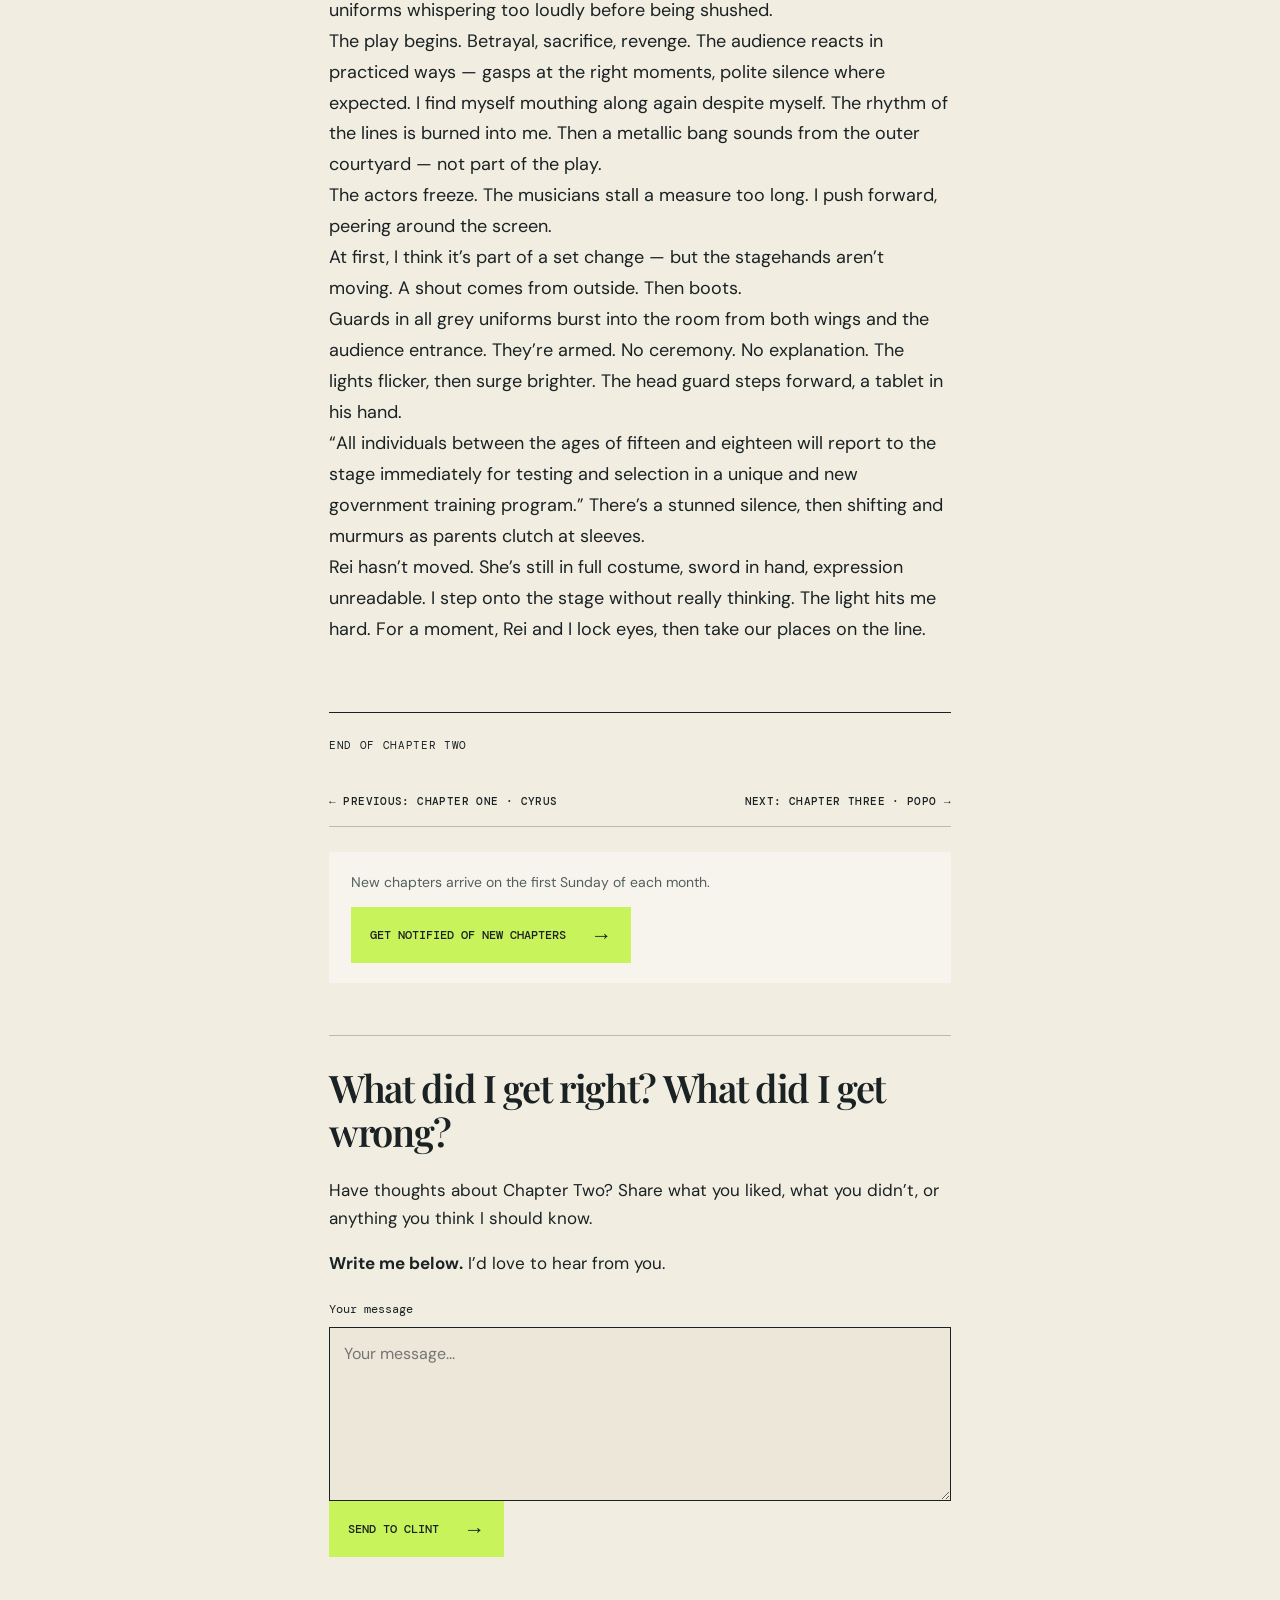
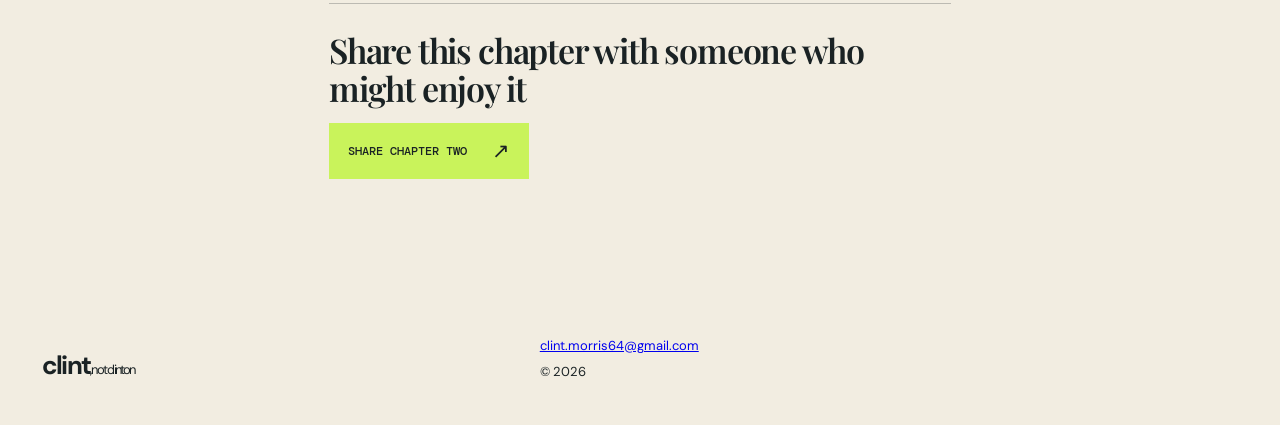
<file: outputs/chapters/noriko.html>
<!doctype html>
<html lang="en"><head><script async src="https://www.googletagmanager.com/gtag/js?id=G-DGFQCJ4CBD"></script><script>window.dataLayer=window.dataLayer||[];function gtag(){dataLayer.push(arguments);}gtag('js',new Date());gtag('config','G-DGFQCJ4CBD');</script><meta charset="UTF-8" /><meta name="viewport" content="width=device-width, initial-scale=1.0" /><meta name="description" content="Noriko wakes from a battlefield nightmare to a government selection that interrupts her family’s theater in occupied Japan." /><meta property="og:title" content="Noriko — Chapter Two of The Trial" /><meta property="og:description" content="Noriko wakes from a battlefield nightmare to a government selection that interrupts her family’s theater in occupied Japan." /><meta property="og:image" content="https://www.clintnotclinton.com/images/chapter-two-noriko.png" /><meta property="og:image:alt" content="Noriko stands among the ruins as alien craft cross a burning sky" /><meta property="og:url" content="https://www.clintnotclinton.com/chapters/noriko.html" /><meta property="og:type" content="article" /><meta name="twitter:card" content="summary_large_image" /><meta name="twitter:title" content="Noriko — Chapter Two of The Trial" /><meta name="twitter:description" content="Noriko wakes from a battlefield nightmare to a government selection that interrupts her family’s theater in occupied Japan." /><meta name="twitter:image" content="https://www.clintnotclinton.com/images/chapter-two-noriko.png" /><title>Noriko — Chapter Two | Clint, not Clinton</title><link rel="preconnect" href="https://fonts.googleapis.com" /><link rel="preconnect" href="https://fonts.gstatic.com" crossorigin /><link href="https://fonts.googleapis.com/css2?family=DM+Mono:wght@400;500&family=DM+Sans:opsz,wght@9..40,400;9..40,500;9..40,700&family=Playfair+Display:ital,wght@0,600;0,700;1,600&display=swap" rel="stylesheet" /><link rel="stylesheet" href="../styles.css" /><link rel="stylesheet" href="reader.css" /><link rel="stylesheet" href="reader-overrides.css?v=20261103" /><script defer src="../script.js?v=20261103"></script></head>
<body class="reader-page" data-chapter-number="2"><div class="grain" aria-hidden="true"></div><header class="site-header reader-header"><a class="wordmark" href="../index.html">clint<span>, not clinton</span></a><a class="text-link" href="index.html">All chapters <b>←</b></a></header><main><nav class="chapter-navigation chapter-navigation-top" aria-label="Top chapter navigation"><a href="cyrus.html" data-analytics-event="previous_chapter_click" data-chapter="2"><span aria-hidden="true">←</span> Previous: Chapter One · Cyrus</a><a href="popo.html" data-analytics-event="next_chapter_click" data-chapter="2">Next: Chapter Three · Popo <span aria-hidden="true">→</span></a></nav><figure class="reader-artwork"><img src="../images/chapter-two-noriko.png" alt="Noriko stands among the ruins as alien craft cross a burning sky" /><figcaption><p class="chapter-cover-number">CHAPTER 02</p><h1>Noriko</h1></figcaption></figure><section class="reader-hero"><p class="eyebrow"><span></span> A serial novel · Young adult sci-fi / fantasy</p><p class="reader-meta">October 2026 · 14 min read</p></section><article class="reader-content"><blockquote>Foe unvanquished, I won&#x27;t perish in the field;<br />I&#x27;ll be born again, to take up the halberd seven more times.<cite>— Tadamichi Kuribayashi</cite></blockquote><div class="story-text"><p>I’m terrified. My hand keeps slipping on the magazine as I try and reload, they’re soaked with sweat. My arms begin to shake as I hear bullets whizzing past my ear towards the enemy. Just what I need, to get shot in the back by my own buntai. Finally I slam the magazine into place and crank back the charging handle. 30 rounds are all mine, just show me one of them.<br />Some idiot I don’t recognize runs past me screaming through clenched teeth, no cover, shooting at apparently nothing. A ship sees him, a deep hum is the only sign of their attack. The first thing to catch fire is his clothes and the grass underneath him, I look away as the rest of him catches and he begins to scream. But it doesn’t last long, it’s like he’s been put inside a high powered microwave. The smell is horrible. No need for medics this time, and no time to process that horror. One of those monsters has come into view from around the side of a burning bus. Its companion ship moves on, looking for its next barbecue.<br />The monster is twice my height. No pupils to speak of, I can’t tell if it’s seen me with those black compound eyes. I don’t wait to find out, I unload fire and fury and hate with each column of hot steel that leaves my barrel. The rhythm and recoil is intoxicating, each beat a chance to accomplish my goal. I don’t care if I live or die. I have to stop this one from moving, stop it from cutting and tearing, stop it from breeding.<br />With help from my tracer rounds I quickly adjust my aim, at least a dozen shots hit perfectly at its center. Fibers chip and splinter from its exoskeleton with every connection I make, but they aren’t getting through. I move higher, at least I’ll leave a nice scar on its ugly alien face. It moves toward me with terrifying agility. My aim is still true, and I break off the tip of one of its mandibles before I feel the sickening click that means the end of my bullets. I have no reload, not that I would have time to set it. I’m going to die without a single kill. All of my training, all that time imagining this moment, and all I got was a piece of its mouth. I instinctively draw my knife. It has giant blade-like limbs for forelegs. “No fair.” I say out loud, cringing. Were those really my last words?<br />It’s coming for me, its clicking legs closing the gap between us with unnatural speed. My ears begin ringing, there’s a light in my eyes. I squint and see the light is the reflection off of a blade. The Angel of Death stands in front of me. Her naginata is dripping with blood, not the scythe I would have expected. The Angel rushes forward. Now I know she isn’t human, no human has ever moved this quickly or perfectly.<br />The Angel swings her blade.<br />I see a foreleg flying into the air. Before it can hit the ground she sinks her blade into the monster’s chest where I had chipped away at its armor. The beast can only begin a horrible scream because with her next movement she’s embedded the blade perfectly between two plates in its exoskeleton at its throat.<br />My enemy lay on the ground twitching, steam coming up from its wounds which are pulsing out thick black blood. A two thousand year old weapon has done what all the rifles in my buntai couldn’t.<br />Death stands over her kill, and now I can take in the sight of her. She isn’t an angel after all, but her appearance is just as impossible. In front of me, removing and wiping off her blade is an Onna-musha, the female Samurai. Her hair is done up in an elaborate bun with a long wooden pin running through it. She’s barefoot, fair skinned, and wears a loose-fitting, ornately stitched kosode. She is straight from the pages of an edo period history book. I call out, but as she turns and I’m about to see her face, the scene ends.<br />I wake up in sheets drenched in my own sweat.<br />I tear them off of me and quickly move to the window. My feet hit the floor quicker than I expected, causing me to roll across the floor mat. I remember I’m at my father’s house this week. It’s no wonder my shoulder is tight, I’ve always hated the rooms here. The firm shikifuton on the floor always takes me a couple nights to get used to. Instead of a window I now feel through the dark for the bamboo lattice of the door that separates my room from the inner courtyard. I find it and I’m released into moonlight and cool air. I quickly don a kimono hanging by the door and pull my long braid out of it, letting the sweat on the back of my neck cool me in the breeze.<br />My father is painfully traditional. The courtyard, which he always makes me help him maintain, resembles an old Zen Monastery, complete with dry landscape gardens and a surrounding raised deck. The cedar planks of the deck creak under my feet, a reminder that everything around me is ancient and constantly in need of repair. Across the garden from my room there is an open stage where my family operates a Kabuki theater. As a child I would love exploring the trap doors, watching the actors apply their makeup, and seeing my father turn the revolving floor of the stage.<br />I walk out into the moonlight, which seems to only accentuate the craftsmanship of the stage-pillars of polished cypress wood, the roof curved like a dragon’s spine. The stage itself is worn smooth by generations of performers&#x27; feet gliding across it in carefully measured steps.<br />And there at the center of it, moving as if the centuries of history were all culminating in herself, is Rei.<br />My twin sister wears a vintage black kimono with our house name, or Yagō, emblazoned across it. The fabric swirls as if a paid actor itself with every perfectly controlled movement. I’ve asked my father for one of my own but he insists I wear more feminine floral designs. He claims it’s because it looks better with my darker complexion, but I see his true motivations. To wear the Yagō would imply I have a place in its future. But Rei is clearly the unspoken inheritor. Only she could convince my father to go back on centuries of men traditionally performing all roles in the theater.<br />Rei’s gestures are somehow precise and fluid at the same time, a flick of her hand and a tilt of the head punctuating each move. Even without the full makeup of a performance, her face is a mask of serenity, flawless and infuriating. Our father worships her for her perfection, for the effortless way she embodies tradition. But I’ve seen behind her mask, beyond all of the grace. Rei hides a ruthlessness, like the blade that her character hides beneath silk in tonight’s third act.<br />She finishes the sequence with a powerful stomp. The sound reverberates through the night air. I step down onto the gravel. She doesn’t miss a beat and turns to me with a polished smile.<br />“Couldn’t sleep, Nori?” she asks. Employing a nickname for me that she knows I hate.<br />“How could I, with you stomping around at all hours of the night?” I reply.<br />“Effort never betrays you.” She says, quoting our father while bowing theatrically.<br />I roll my eyes. “Maybe not. But it doesn’t guarantee anyone will notice either.”<br />She straightens. “You mean Father.”<br />I don’t answer, which is answer enough. Rei steps down from the stage, brushing a speck of dust off of her sleeve like it’s a final gesture in some invisible script. “He does notice. Just not in the ways you want.”<br />“That’s easy for you to say, he actually wants to see you succeed. You’re an investment.” I let the words hang there, heavier than I meant them to be.<br />She tilts her head. “You chose Mother. You chose the city.”<br />“I chose not to live in a museum!” I snap.<br />“And yet here you are. Sneaking out to watch me perform before dawn.” She takes a step closer, voice low. “I’ve watched you from backstage during the performances. I know what they mean to you.”<br />The gravel shifts under my feet. “Don’t confuse my care for this theater as admiration for you. Better yet, just don’t try to understand me.”<br />Her voice softens in that maddening, superior way. “I don’t have to. I just know you better than you want me to.”<br />She exhales and changes the subject. “I’m going to be busy all day helping the Saitō twins with rehearsal. They’re basically helpless. Can you pick up natto and vegetables later? Oh! Get a lot of garlic. Shall we have gyoza tonight? We didn’t get to in the city after you picked that fight with mother.”<br />“You are objectively the most annoying person that has ever lived.” I reply.<br />“You can use Obaachan’s shopping trolley, it’s in her genkan. You won’t even need to change, you already look the part of a grocery attendant.” She says, looking down at my shoes.<br />I step forward and that’s all that it takes to wipe the smile off of her face. Rei may have inherited our mother’s grace and beauty, but I inherited our father’s strength. It could be fun to practice the O-goshi throw I’ve been learning in the city. But my teacher has forbidden me from practicing Judo outside of the privacy of our class. Martial arts are forbidden and citizens are required by law to report its practice to their local District Office of the Terran Governance Council.<br />She backs away and looks toward the stage. “We’re doing Chūshingura tonight.” she says, changing the subject again. She’s good at that.<br />Of course we are. The ultimate loyalty play. “You’ll be the noble one again.” I presume.<br />She smiles. “And you’ll be in the audience, pretending not to mouth the lines.”<br />I start to reply, but stop. She knows I still remember every beat. She walks past me toward the house, not waiting for my answer. “Don’t be late. It’s your last chance to see a true samurai before they go extinct.”<br />The sun has begun to rise and I watch it now while considering my sister’s words. A true samurai. I remember my dream. The smell of burning and me lying in oily soil looking up at that haunting woman. I’ve never had a dream that felt that real before.<br />I get on with the day. I don’t like the chore, especially coming from my younger sister, but the house is running low on supplies. Besides, getting away from the house will keep my father from filling my morning with other tasks. I collect my bag and the shopping trolley and head out through the side gate. It’s still early but it will take over an hour to get to Magome. Obaachan’s trolley rings out with each bounce on the cobblestone trail, thanks to dozens of bells she’s sewn onto it to alert the bears in the forests surrounding Nakasendo trail. I smile imagining her hunched over frame walking the trail to collect her blueberries.<br />In Magome I go about my usual routine. Sturdier foods at the bottom of the trolley, softer foods and vegetables towards the top. I overhear fishermen complaining that the coastline has shrunk back nearly a meter over the last few years, giving them the additional work of extending the dock. Even Earth’s massive oceans aren’t safe from the Vorarae and their sleepless industry. Our nation’s main contribution to their cause is the pumping and shipment of water, four massive Vorarae orbital tankers making three pickups each every year.<br />The last thing I grab is gyoza. Rei’s request was annoying, but I do love gyoza, and I usually arrive back home from this walk starving and needing extra calories. I make my way back to Tsumago around the same familiar bends in the trail and crossing the same bridges.<br />Just like my father’s home, everything in this area is ancient. But the trail I love. The trail and the forest don’t clutch tight to history and tradition. Trees topple, rivers change course, generations of animals come and go. As a young girl I once swore I even saw a tree moving in the corner of my eye. As I consider this, several kilometers into my walk, something catches my attention. Off of the trail, a stone shrine I’ve never seen before peaks at me between the trees, at the bottom of a stone stair about a hundred steps down.<br />Always open to a detour I descend. I look back and see the trolley I left behind appear further away than I thought it should, but I continue. Off the stone stairs now, I crunch along a fine gravel road cutting a line through massive old growth cedar trees and ending at the shrine. At its entrance hang paper streamers that look modern and almost out of place here.<br />This doesn’t feel like a traditional shinto shrine, it feels older. I realize why something feels so different about it, there’s no sound. No crows screaming, not even any wind.<br />I glance back toward the forest, the cedar branches are perfectly still. Even the leaves beneath my feet seem strangely quiet.<br />I climb the couple of steps between me and the shrine entrance. The shrine itself is smaller than I expected. Its roof is blackened with age, the wood beneath it dark and polished from decades of rain. There are no offerings, no coins, no plaques explaining its history. Just a single weathered wooden door, which I open now.<br />Inside, the air smells faintly of cedar and something floral I can&#x27;t place. There is a small stone altar at the back of the room. Behind it hangs a faded scroll. I step closer. The painting is almost completely washed away, but I can still make out the figure of a woman standing in the center. She carries a naginata. My stomach tightens. The woman is dressed in a flowing robe, her hair pulled into an elaborate knot.<br />I stare at the painting. No. I take another step. The position of the weapon. The way her body is turned. Even the strange wooden pin through her hair. It&#x27;s her. The woman from my dream. My heart starts pounding. <br />“That&#x27;s impossible.” I say outloud. But the sound is muted and stale in the small stone room.<br /> I lean closer, searching for some obvious explanation. Maybe I saw this somewhere as a child. Maybe my brain stitched together something I&#x27;d forgotten. Maybe the woman in my dream wasn&#x27;t as specific as I remember.<br />In the distance I hear the sound of bells. My bells, my trolley! I race back out the door, sprinting up the steps and only looking back once at the shrine to see the door closing on its own. About half way up I can see a bear has got half of its head under the flap at the top. I scream and throw a rock up towards it. The surprise is effective and it runs off, but I can see that in its mouth it&#x27;s carrying Rei’s natto. I reach the trolley and find the rest jostled but intact. I quicken my pace to get back home, before the bear can decide it wants more.<br />Later that night what seems to be the entire town pours through our gates and settles in their seats. I catch the familiar smell of incense, lit to set the mood for the performance. It snakes through the rows of seating like a living thing — cedarwood and frankincense, mixed with the faintest trace of greasepaint and rice powder coming from the dressing rooms backstage. I stand behind the paper screen near the wings, watching from the shadows. The stage is lit in soft amber, the crowd hushed. We’re packed tonight — families, local officials, a group of boys in school uniforms whispering too loudly before being shushed.<br />The play begins. Betrayal, sacrifice, revenge. The audience reacts in practiced ways — gasps at the right moments, polite silence where expected. I find myself mouthing along again despite myself. The rhythm of the lines is burned into me. Then a metallic bang sounds from the outer courtyard — not part of the play.<br />The actors freeze. The musicians stall a measure too long. I push forward, peering around the screen.<br />At first, I think it’s part of a set change — but the stagehands aren’t moving. A shout comes from outside. Then boots.<br />Guards in all grey uniforms burst into the room from both wings and the audience entrance. They’re armed. No ceremony. No explanation. The lights flicker, then surge brighter. The head guard steps forward, a tablet in his hand.<br />“All individuals between the ages of fifteen and eighteen will report to the stage immediately for testing and selection in a unique and new government training program.” There’s a stunned silence, then shifting and murmurs as parents clutch at sleeves.<br />Rei hasn’t moved. She’s still in full costume, sword in hand, expression unreadable. I step onto the stage without really thinking. The light hits me hard. For a moment, Rei and I lock eyes, then take our places on the line.</p></div><div class="chapter-end"><span>End of Chapter Two</span></div><nav class="chapter-navigation" aria-label="Chapter navigation"><a href="cyrus.html" data-analytics-event="previous_chapter_click" data-chapter="2"><span aria-hidden="true">←</span> Previous: Chapter One · Cyrus</a><a href="popo.html" data-analytics-event="next_chapter_click" data-chapter="2">Next: Chapter Three · Popo <span aria-hidden="true">→</span></a></nav><aside class="chapter-subscribe"><p>New chapters arrive on the first Sunday of each month.</p><a class="button" href="../index.html#subscribe" data-analytics-event="signup_link_click" data-signup-location="chapter-two-end">Get notified of new chapters <span aria-hidden="true">→</span></a></aside><section class="chapter-feedback" aria-labelledby="feedback-title"><h2 id="feedback-title">What did I get right? What did I get wrong?</h2><p>Have thoughts about Chapter Two? Share what you liked, what you didn’t, or anything you think I should know.</p><p><strong>Write me below.</strong> I’d love to hear from you.</p><form id="project-message-form" action="mailto:clint.morris64@gmail.com" method="get"><input type="hidden" name="subject" value="The Trial — Chapter Two: Noriko feedback" /><label for="chapter-feedback-message">Your message</label><textarea id="chapter-feedback-message" name="body" rows="6" maxlength="2000" required placeholder="Your message..."></textarea><button class="button" type="submit">Send to Clint <span aria-hidden="true">→</span></button></form></section><section class="chapter-share" aria-labelledby="chapter-share-title"><h2 id="chapter-share-title">Share this chapter with someone who might enjoy it</h2><button class="button" type="button" data-chapter-share>Share Chapter Two <span aria-hidden="true">↗</span></button><p class="chapter-share-status" data-chapter-share-status role="status" aria-live="polite"></p></section></article></main><footer><a class="wordmark" href="../index.html">clint<span>, not clinton</span></a><div><a href="mailto:clint.morris64@gmail.com">clint.morris64@gmail.com</a><span>© 2026</span></div></footer><script src="../projects/project-message.js"></script></body></html>
</file>
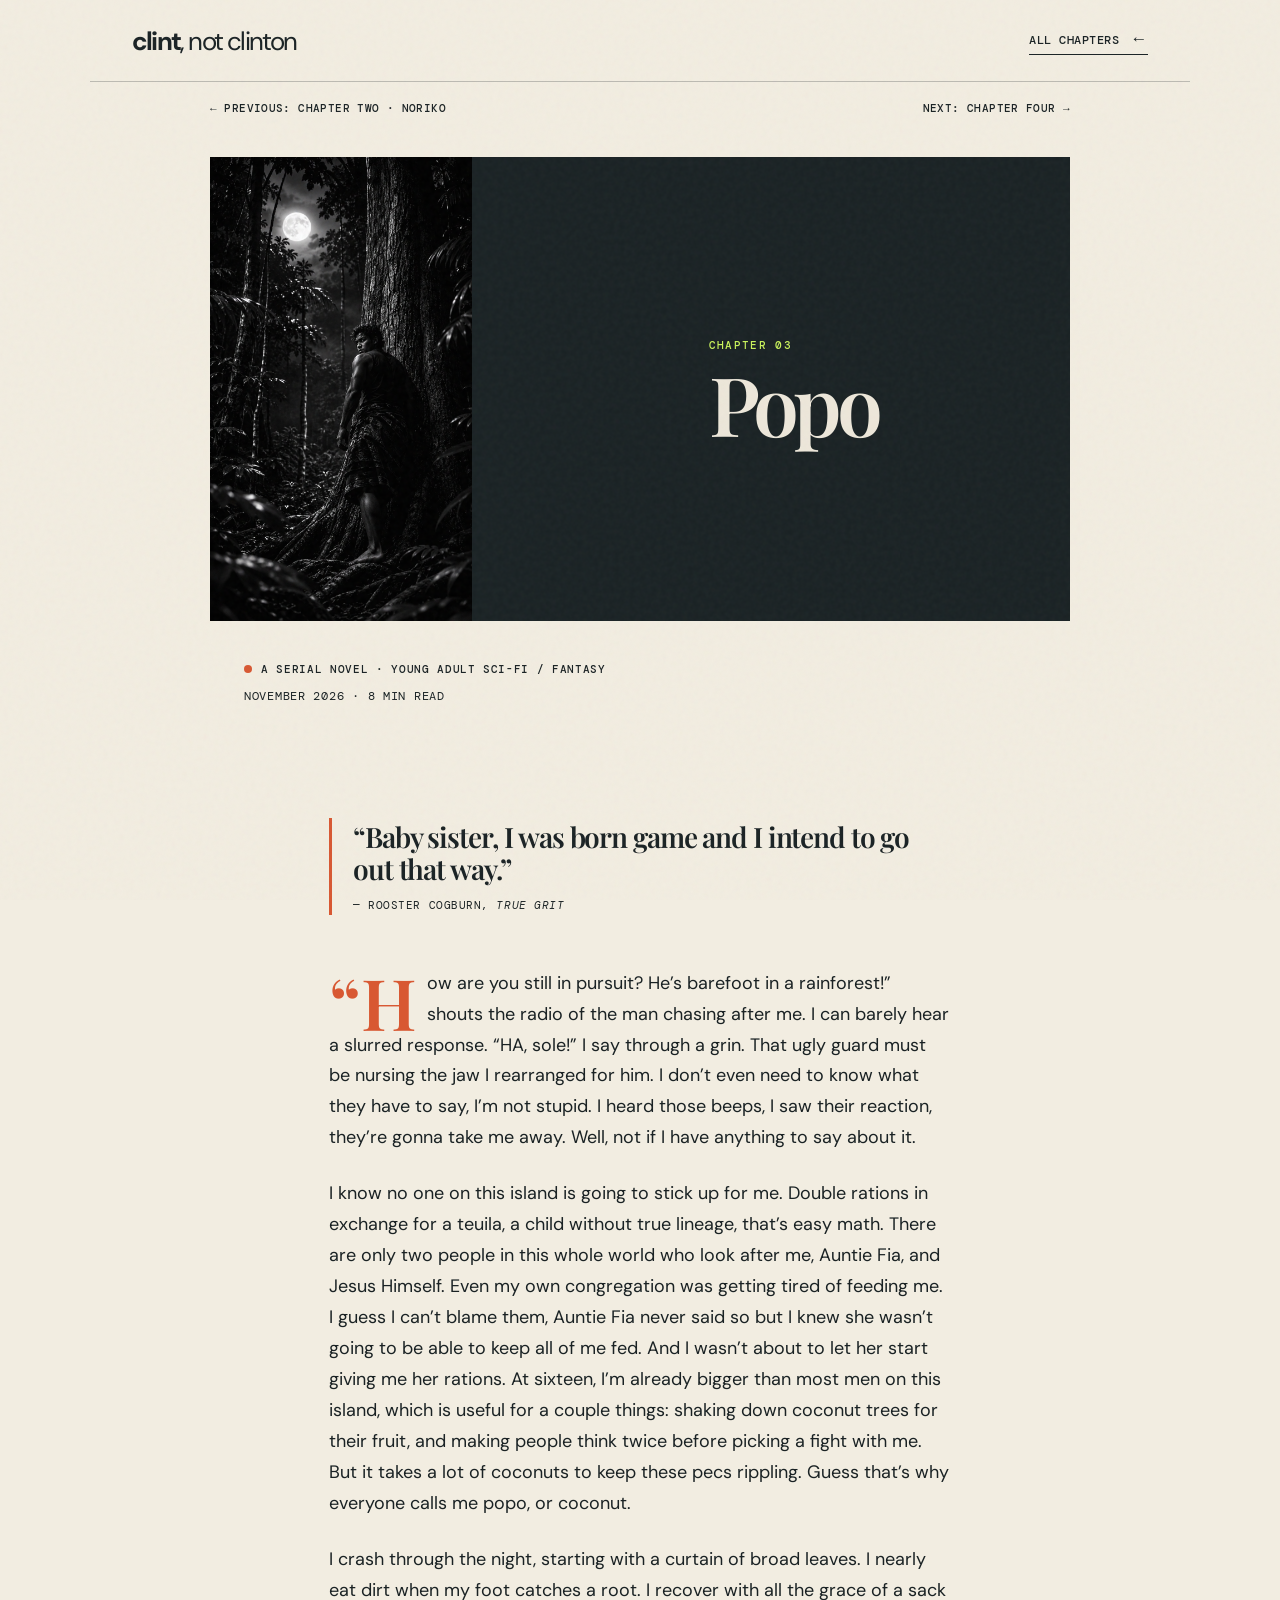
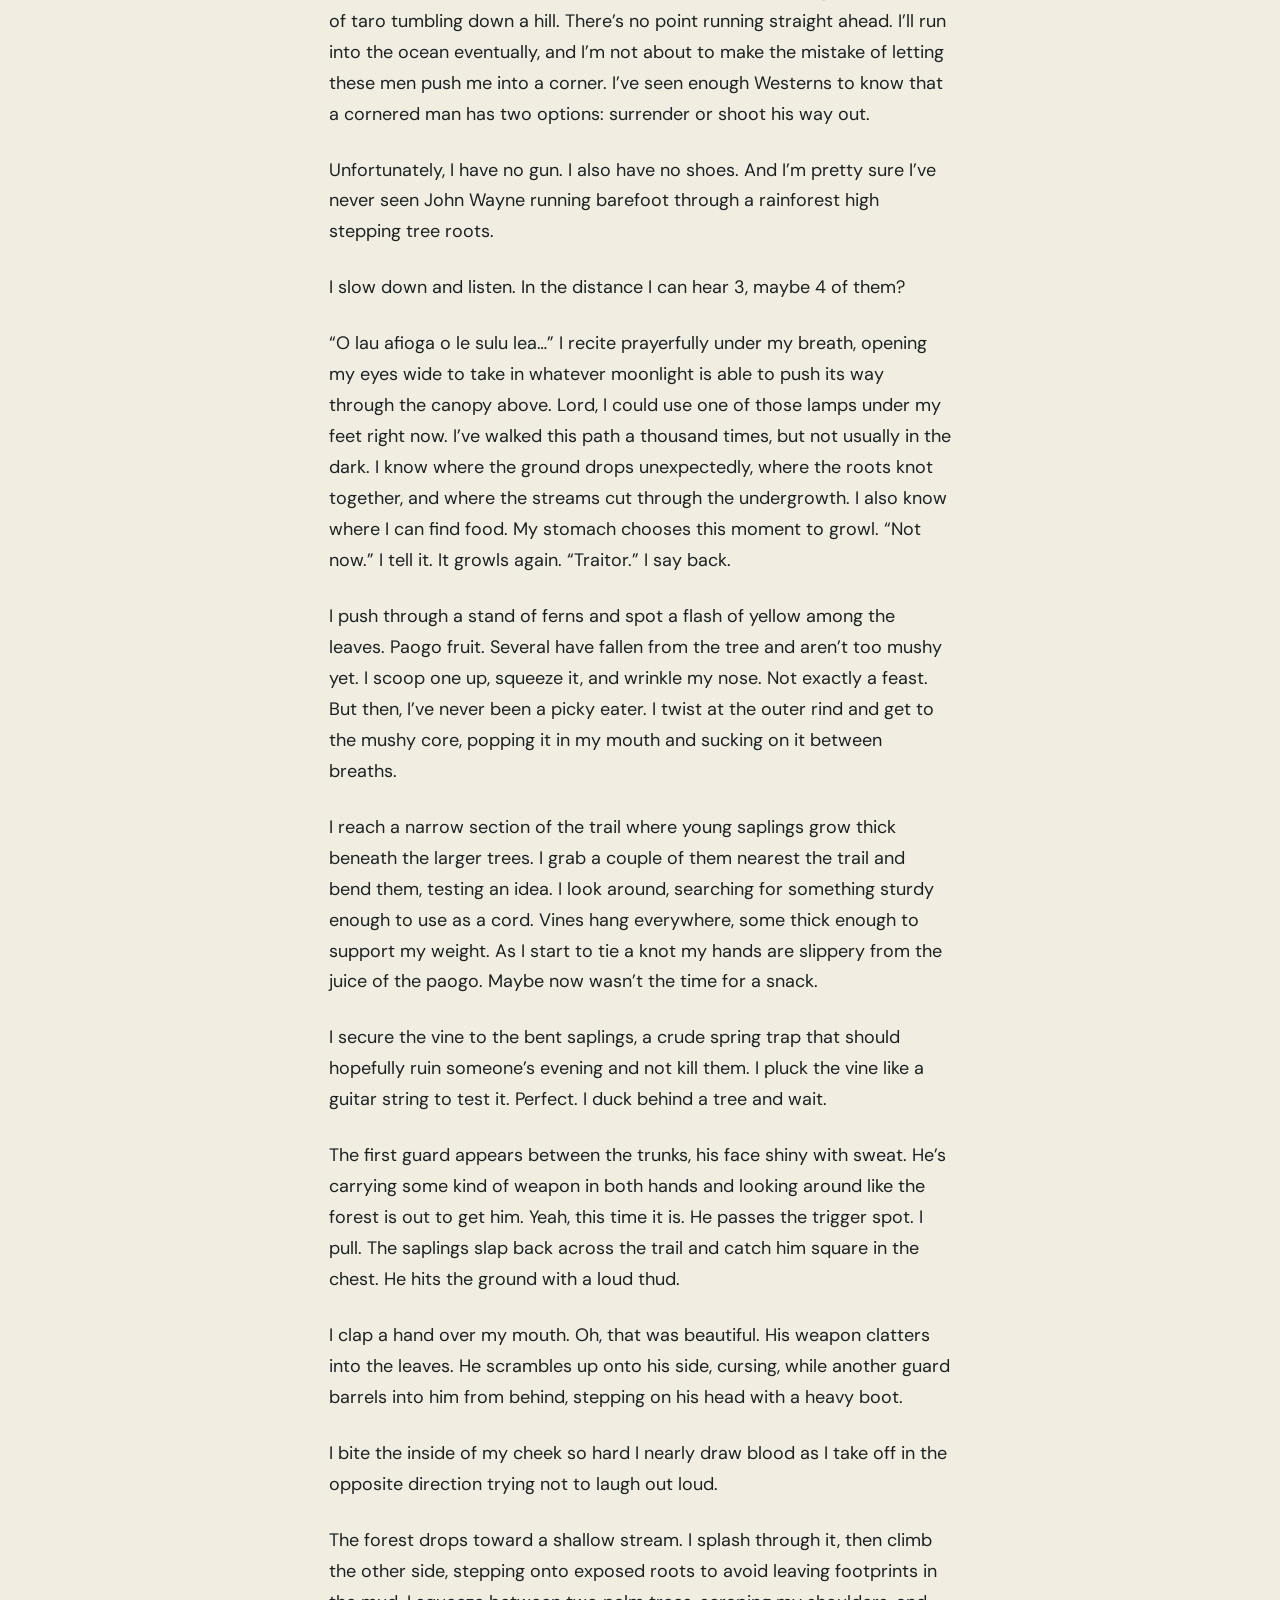
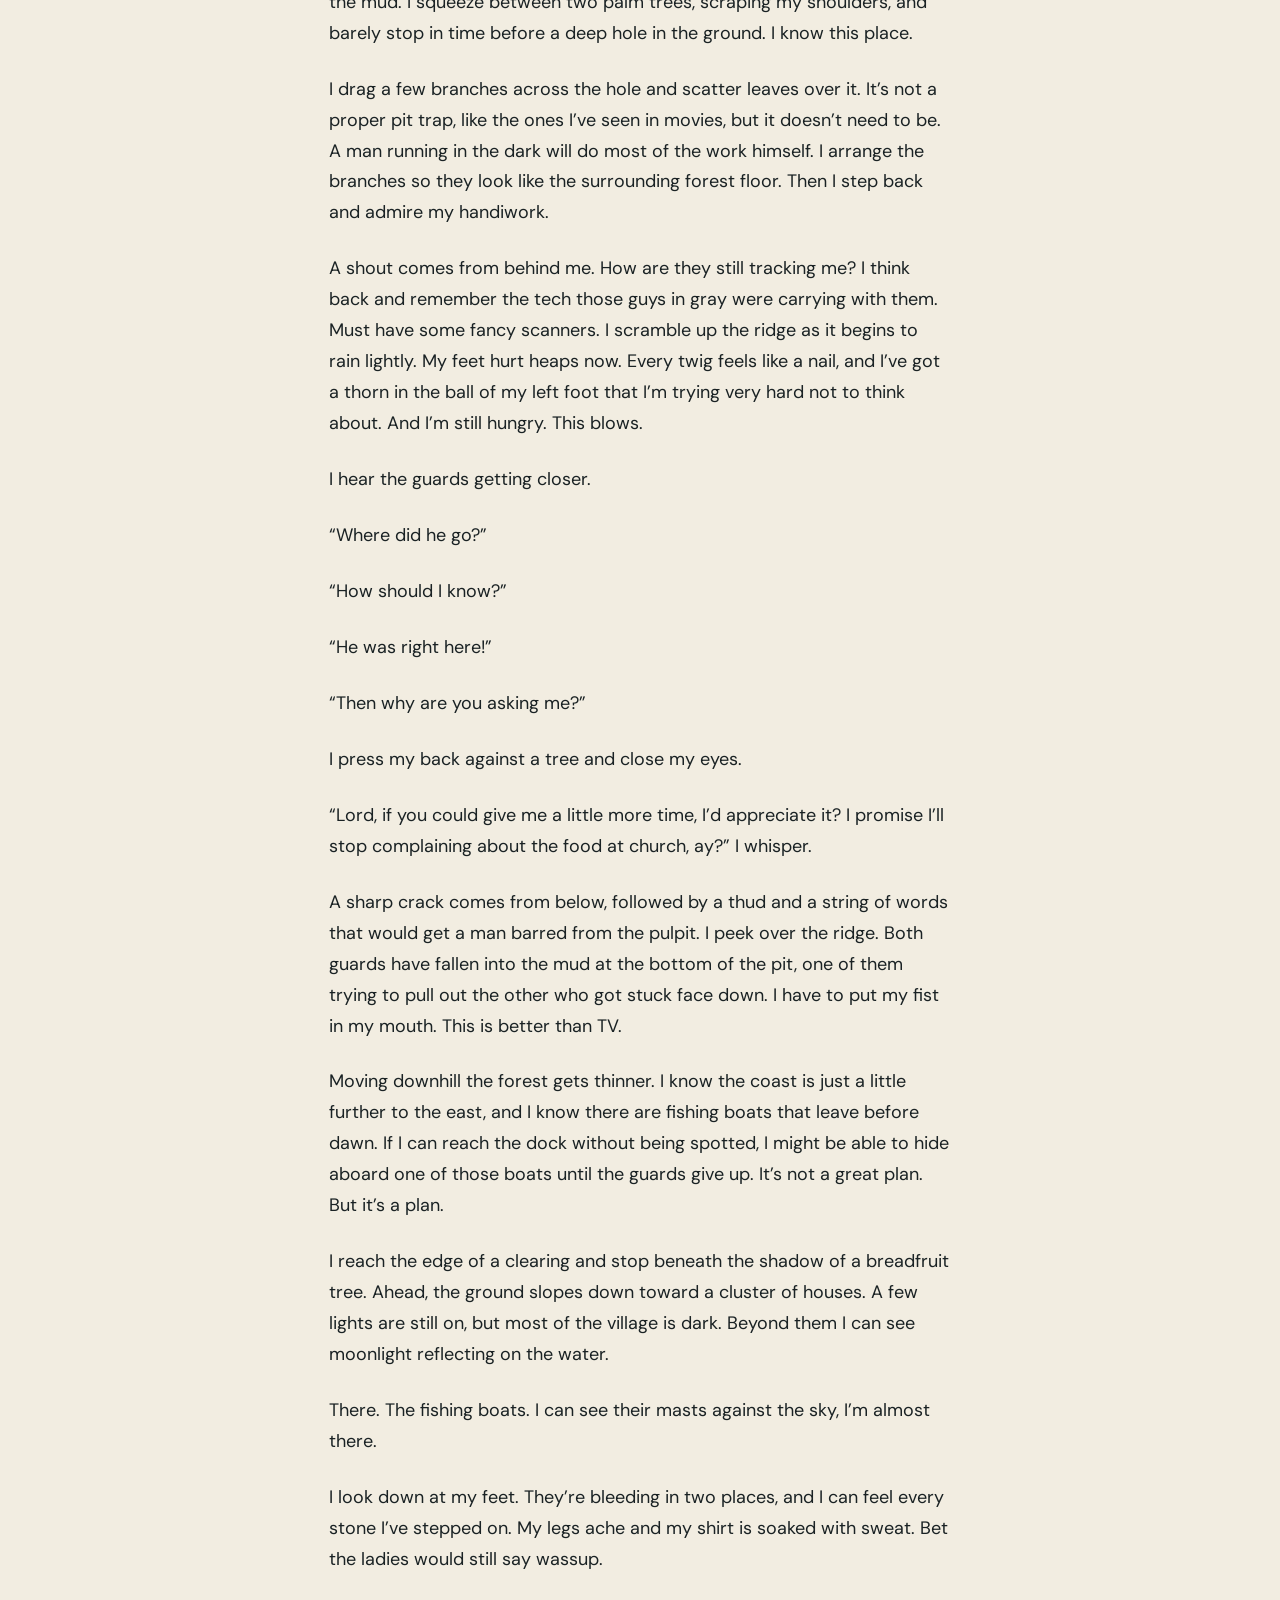
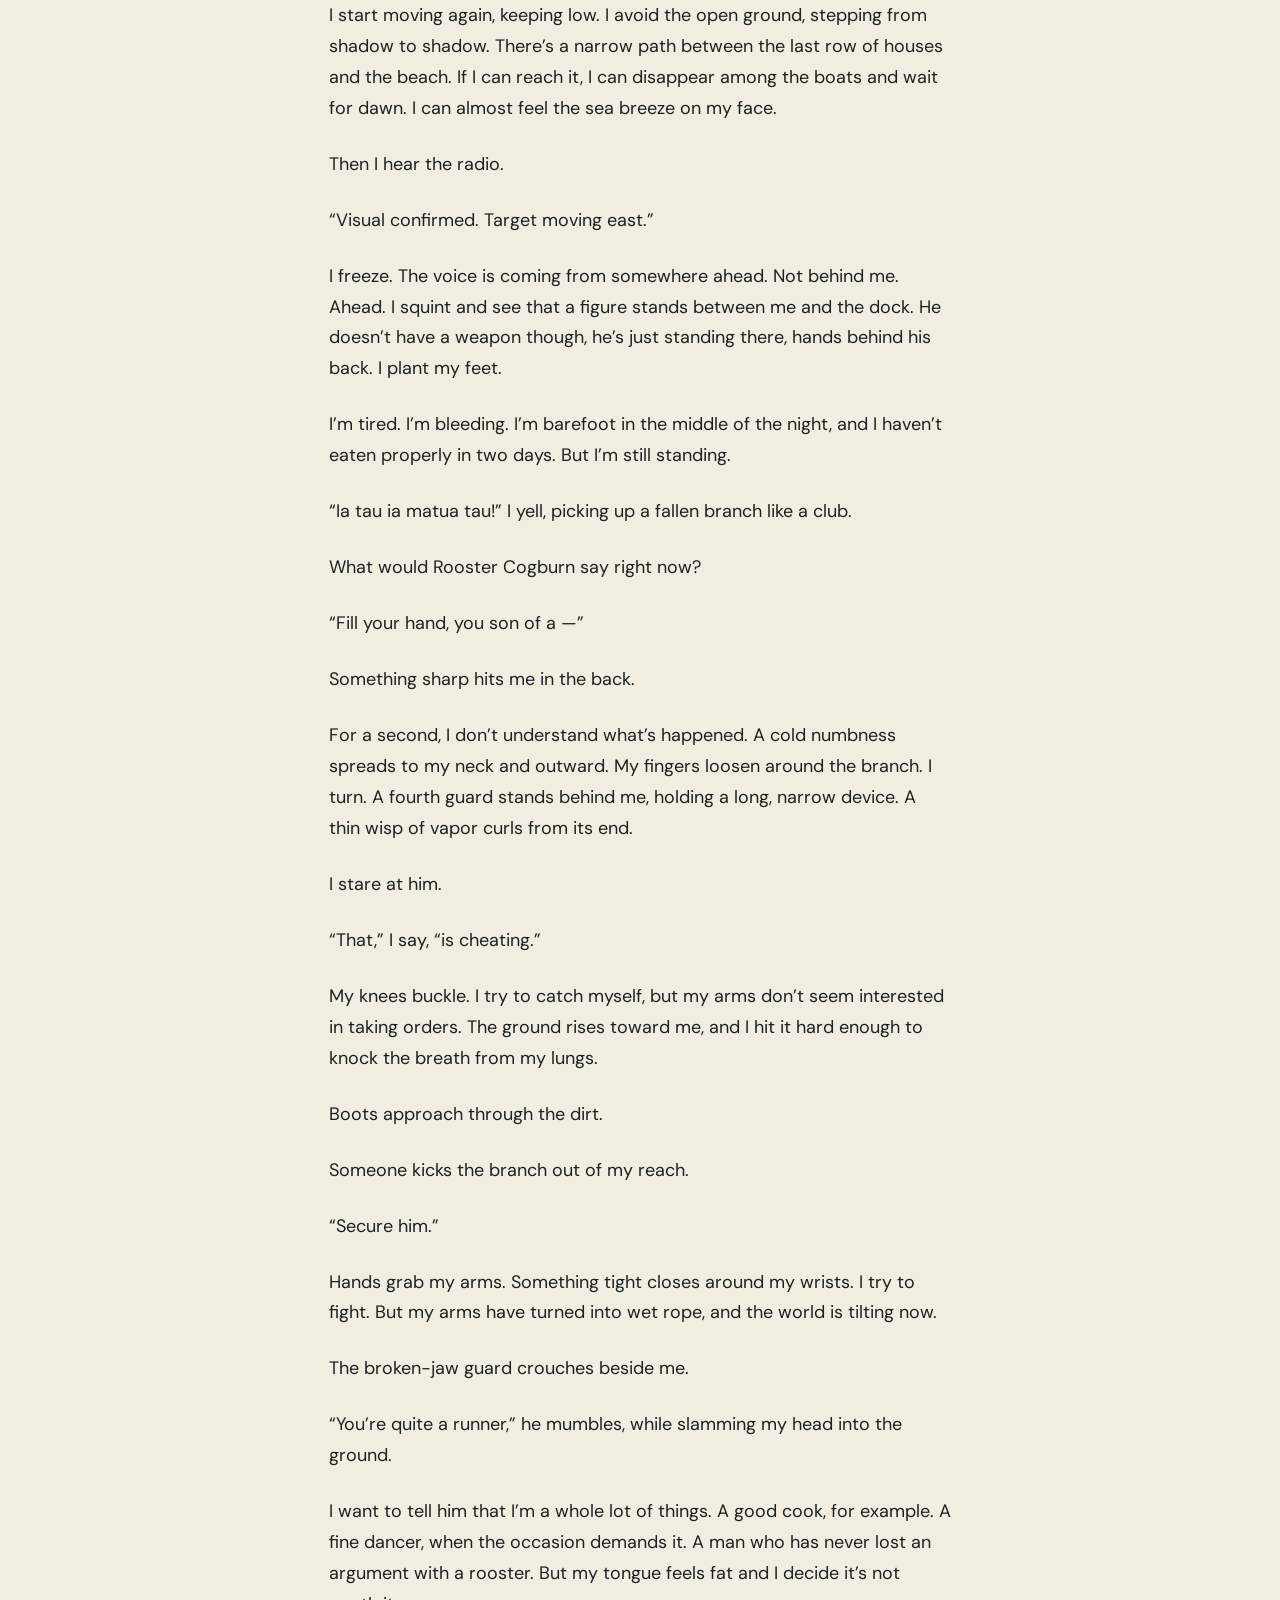
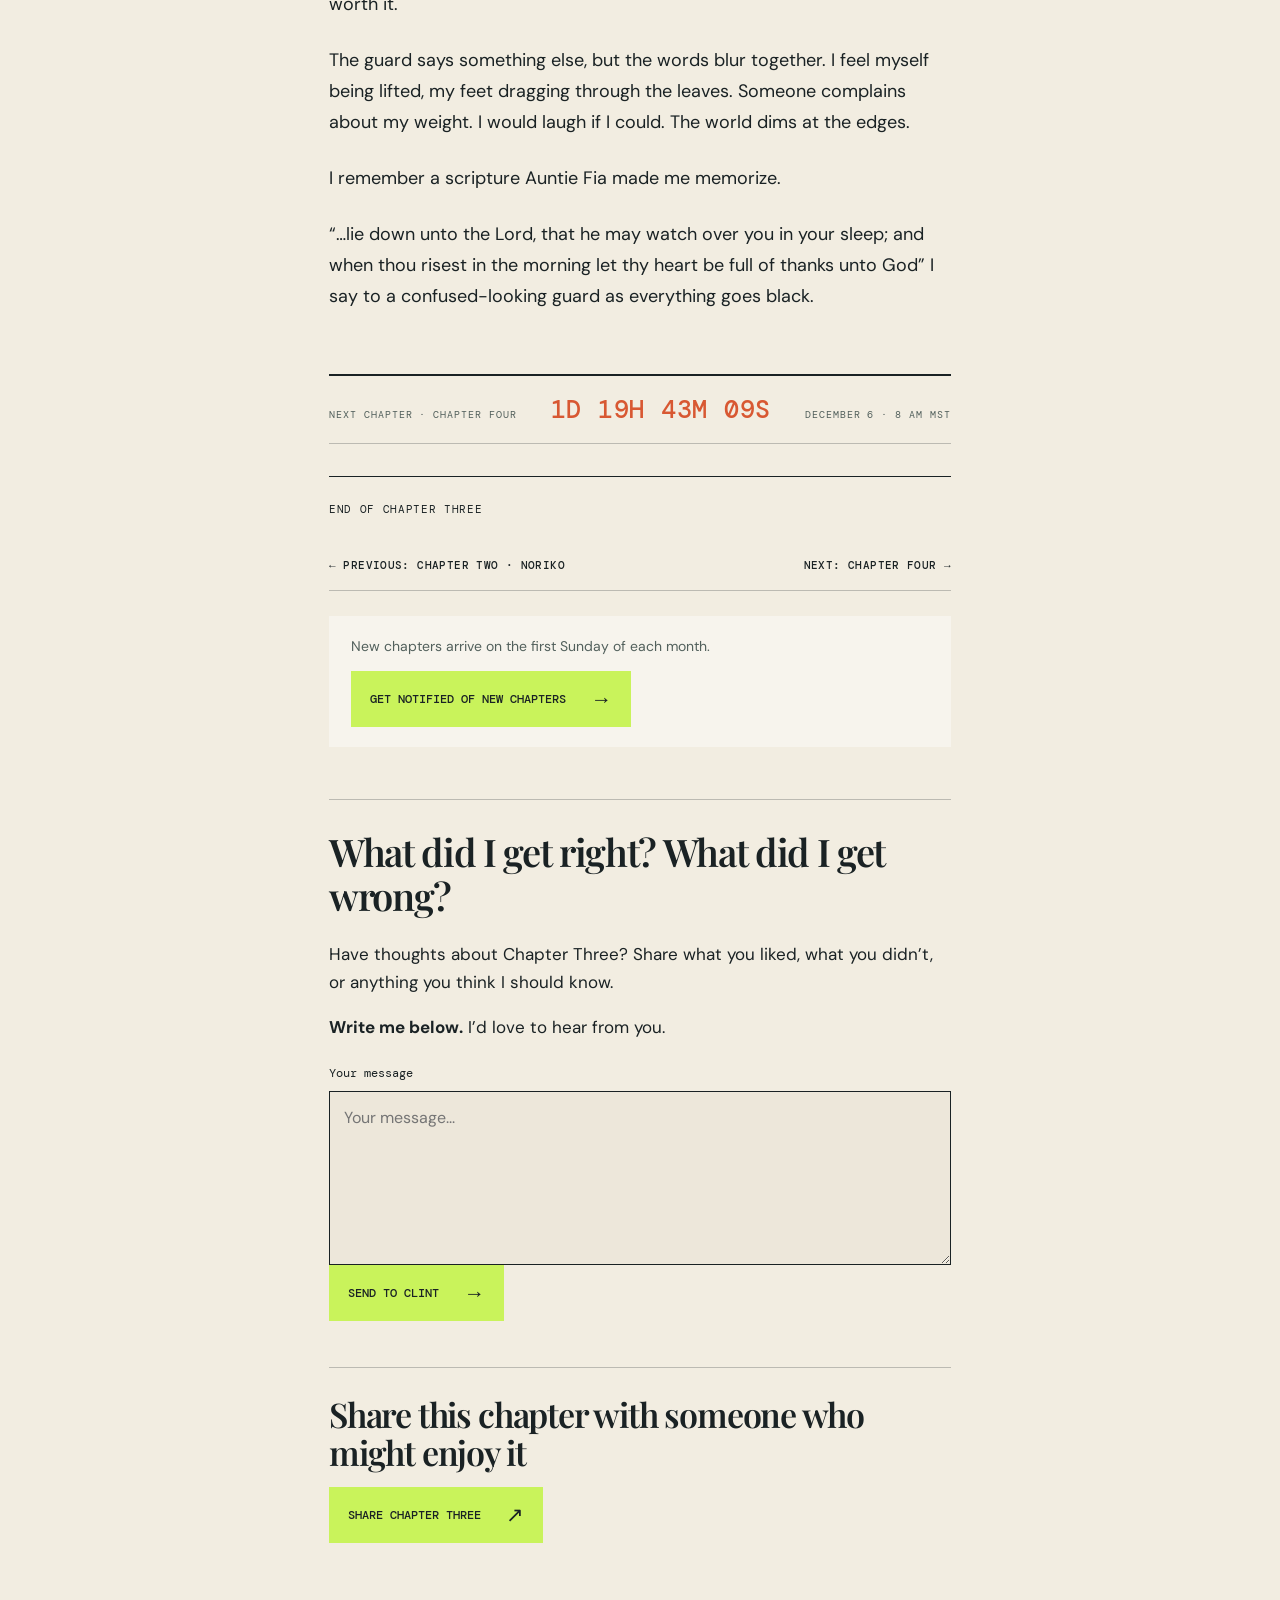
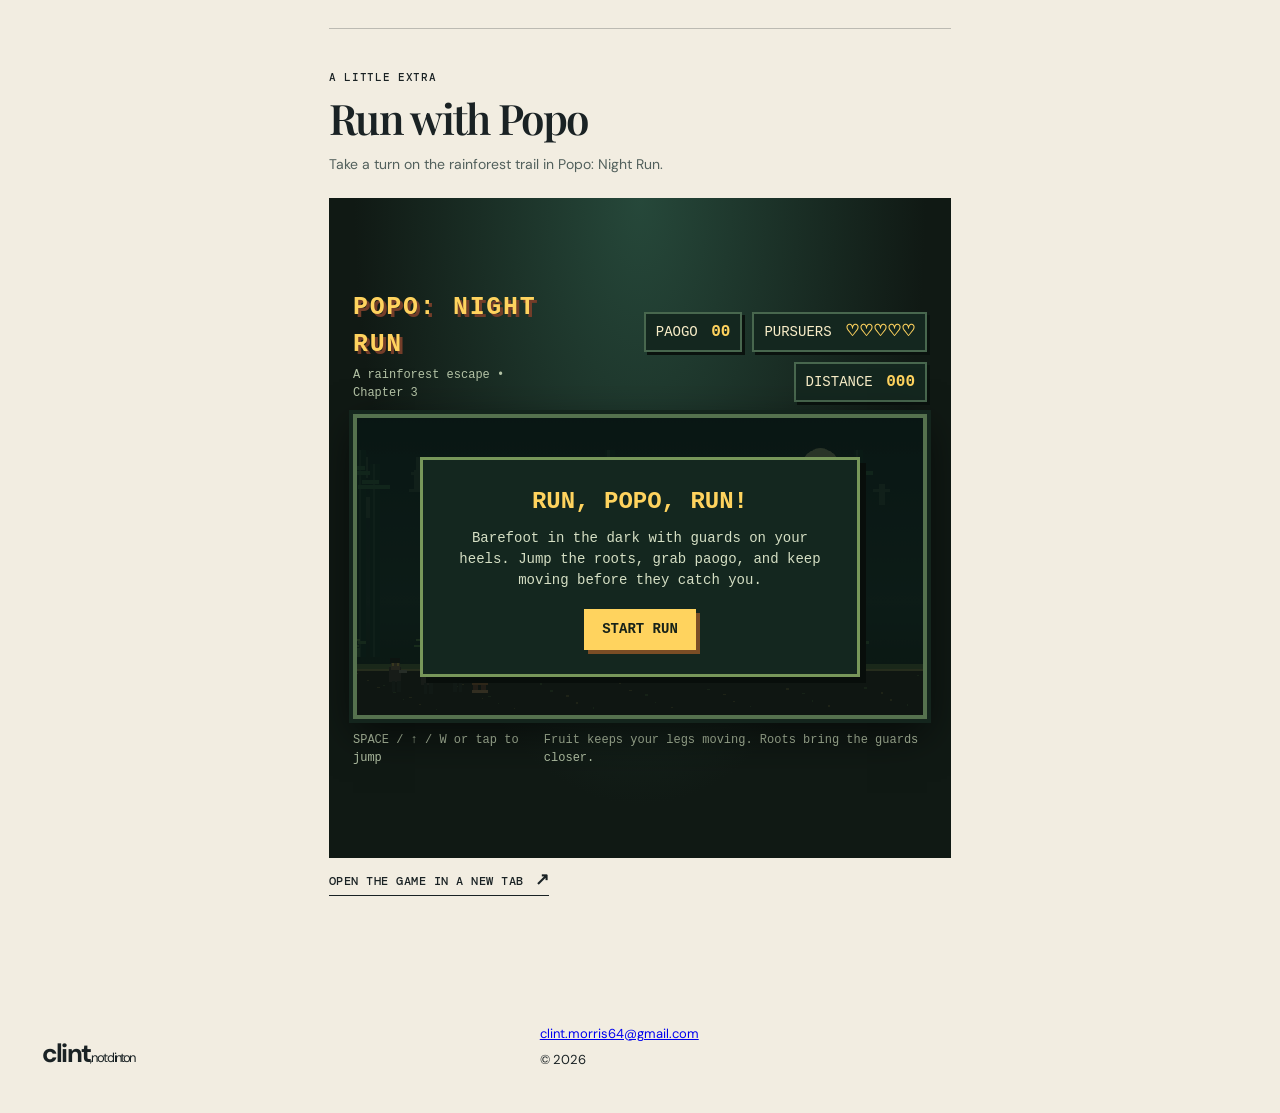
<file: outputs/chapters/popo.html>
<!doctype html>
<html lang="en">
  <head>
    <!-- Google tag (gtag.js) -->
    <script async src="https://www.googletagmanager.com/gtag/js?id=G-DGFQCJ4CBD"></script>
    <script>
      window.dataLayer = window.dataLayer || [];
      function gtag(){dataLayer.push(arguments);}
      gtag('js', new Date());
      gtag('config', 'G-DGFQCJ4CBD');
    </script>
    <meta charset="UTF-8" />
    <meta name="viewport" content="width=device-width, initial-scale=1.0" />
    <meta name="description" content="Barefoot and on the run, Popo turns the rainforest into his hiding place, setting traps for the guards closing in." />
    <meta property="og:title" content="Popo — Chapter Three of The Trial" />
    <meta property="og:description" content="Barefoot and on the run, Popo turns the rainforest into his hiding place, setting traps for the guards closing in." />
    <meta property="og:image" content="https://www.clintnotclinton.com/images/chapter-three-popo.png" />
    <meta property="og:image:alt" content="Popo stands barefoot in a moonlit rainforest" />
    <meta property="og:url" content="https://www.clintnotclinton.com/chapters/popo.html" />
    <meta property="og:type" content="article" />
    <meta property="og:site_name" content="Clint, not Clinton" />
    <meta name="twitter:card" content="summary_large_image" />
    <meta name="twitter:title" content="Popo — Chapter Three of The Trial" />
    <meta name="twitter:description" content="Barefoot and on the run, Popo turns the rainforest into his hiding place, setting traps for the guards closing in." />
    <meta name="twitter:image" content="https://www.clintnotclinton.com/images/chapter-three-popo.png" />
    <title>Popo — Chapter Three | Clint, not Clinton</title>
    <link rel="preconnect" href="https://fonts.googleapis.com" />
    <link rel="preconnect" href="https://fonts.gstatic.com" crossorigin />
    <link href="https://fonts.googleapis.com/css2?family=DM+Mono:wght@400;500&family=DM+Sans:opsz,wght@9..40,400;9..40,500;9..40,700&family=Playfair+Display:ital,wght@0,600;0,700;1,600&display=swap" rel="stylesheet" />
    <link rel="stylesheet" href="../styles.css" />
    <link rel="stylesheet" href="reader.css" />
    <link rel="stylesheet" href="reader-overrides.css?v=20261103" />
    <script defer src="../script.js?v=20261103"></script>
  </head>
  <body class="reader-page" data-chapter-number="3">
    <div class="grain" aria-hidden="true"></div>
    <header class="site-header reader-header">
      <a class="wordmark" href="../index.html">clint<span>, not clinton</span></a>
      <a class="text-link" href="index.html">All chapters <b>←</b></a>
    </header>
    <main>
      <nav class="chapter-navigation chapter-navigation-top" aria-label="Top chapter navigation">
        <a href="noriko.html"><span aria-hidden="true">←</span> Previous: Chapter Two · Noriko</a>
        <a href="index.html#chapter-04">Next: Chapter Four <span aria-hidden="true">→</span></a>
      </nav>
      <figure class="reader-artwork">
        <img src="../images/chapter-three-popo.png" alt="Popo stands barefoot in a moonlit rainforest" />
        <figcaption><p class="chapter-cover-number">CHAPTER 03</p><h1>Popo</h1></figcaption>
      </figure>
      <section class="reader-hero">
        <p class="eyebrow"><span></span> A serial novel · Young adult sci-fi / fantasy</p>
        <p class="reader-meta">November 2026 · 8 min read</p>
      </section>
      <article class="reader-content">
        <blockquote>“Baby sister, I was born game and I intend to go out that way.”<cite>— Rooster Cogburn, <em>True Grit</em></cite></blockquote>
        <div class="story-text">
          <p>“How are you still in pursuit? He’s barefoot in a rainforest!” shouts the radio of the man chasing after me. I can barely hear a slurred response. “HA, sole!” I say through a grin. That ugly guard must be nursing the jaw I rearranged for him. I don’t even need to know what they have to say, I’m not stupid. I heard those beeps, I saw their reaction, they’re gonna take me away. Well, not if I have anything to say about it.</p>
          <p>I know no one on this island is going to stick up for me. Double rations in exchange for a teuila, a child without true lineage, that’s easy math. There are only two people in this whole world who look after me, Auntie Fia, and Jesus Himself. Even my own congregation was getting tired of feeding me. I guess I can’t blame them, Auntie Fia never said so but I knew she wasn’t going to be able to keep all of me fed. And I wasn’t about to let her start giving me her rations. At sixteen, I’m already bigger than most men on this island, which is useful for a couple things: shaking down coconut trees for their fruit, and making people think twice before picking a fight with me. But it takes a lot of coconuts to keep these pecs rippling. Guess that’s why everyone calls me popo, or coconut.</p>
          <p>I crash through the night, starting with a curtain of broad leaves. I nearly eat dirt when my foot catches a root. I recover with all the grace of a sack of taro tumbling down a hill. There’s no point running straight ahead. I’ll run into the ocean eventually, and I’m not about to make the mistake of letting these men push me into a corner. I’ve seen enough Westerns to know that a cornered man has two options: surrender or shoot his way out.</p>
          <p>Unfortunately, I have no gun. I also have no shoes. And I’m pretty sure I’ve never seen John Wayne running barefoot through a rainforest high stepping tree roots.</p>
          <p>I slow down and listen. In the distance I can hear 3, maybe 4 of them?</p>
          <p>“O lau afioga o le sulu lea…” I recite prayerfully under my breath, opening my eyes wide to take in whatever moonlight is able to push its way through the canopy above. Lord, I could use one of those lamps under my feet right now. I’ve walked this path a thousand times, but not usually in the dark. I know where the ground drops unexpectedly, where the roots knot together, and where the streams cut through the undergrowth. I also know where I can find food. My stomach chooses this moment to growl. “Not now.” I tell it. It growls again. “Traitor.” I say back.</p>
          <p>I push through a stand of ferns and spot a flash of yellow among the leaves. Paogo fruit. Several have fallen from the tree and aren’t too mushy yet. I scoop one up, squeeze it, and wrinkle my nose. Not exactly a feast. But then, I’ve never been a picky eater. I twist at the outer rind and get to the mushy core, popping it in my mouth and sucking on it between breaths.</p>
          <p>I reach a narrow section of the trail where young saplings grow thick beneath the larger trees. I grab a couple of them nearest the trail and bend them, testing an idea. I look around, searching for something sturdy enough to use as a cord. Vines hang everywhere, some thick enough to support my weight. As I start to tie a knot my hands are slippery from the juice of the paogo. Maybe now wasn’t the time for a snack.</p>
          <p>I secure the vine to the bent saplings, a crude spring trap that should hopefully ruin someone’s evening and not kill them. I pluck the vine like a guitar string to test it. Perfect. I duck behind a tree and wait.</p>
          <p>The first guard appears between the trunks, his face shiny with sweat. He’s carrying some kind of weapon in both hands and looking around like the forest is out to get him. Yeah, this time it is. He passes the trigger spot. I pull. The saplings slap back across the trail and catch him square in the chest. He hits the ground with a loud thud.</p>
          <p>I clap a hand over my mouth. Oh, that was beautiful. His weapon clatters into the leaves. He scrambles up onto his side, cursing, while another guard barrels into him from behind, stepping on his head with a heavy boot.</p>
          <p>I bite the inside of my cheek so hard I nearly draw blood as I take off in the opposite direction trying not to laugh out loud.</p>
          <p>The forest drops toward a shallow stream. I splash through it, then climb the other side, stepping onto exposed roots to avoid leaving footprints in the mud. I squeeze between two palm trees, scraping my shoulders, and barely stop in time before a deep hole in the ground. I know this place.</p>
          <p>I drag a few branches across the hole and scatter leaves over it. It’s not a proper pit trap, like the ones I’ve seen in movies, but it doesn’t need to be. A man running in the dark will do most of the work himself. I arrange the branches so they look like the surrounding forest floor. Then I step back and admire my handiwork.</p>
          <p>A shout comes from behind me. How are they still tracking me? I think back and remember the tech those guys in gray were carrying with them. Must have some fancy scanners. I scramble up the ridge as it begins to rain lightly. My feet hurt heaps now. Every twig feels like a nail, and I’ve got a thorn in the ball of my left foot that I’m trying very hard not to think about. And I’m still hungry. This blows.</p>
          <p>I hear the guards getting closer.</p>
          <p>“Where did he go?”</p>
          <p>“How should I know?”</p>
          <p>“He was right here!”</p>
          <p>“Then why are you asking me?”</p>
          <p>I press my back against a tree and close my eyes.</p>
          <p>“Lord, if you could give me a little more time, I’d appreciate it? I promise I’ll stop complaining about the food at church, ay?” I whisper.</p>
          <p>A sharp crack comes from below, followed by a thud and a string of words that would get a man barred from the pulpit. I peek over the ridge. Both guards have fallen into the mud at the bottom of the pit, one of them trying to pull out the other who got stuck face down. I have to put my fist in my mouth. This is better than TV.</p>
          <p>Moving downhill the forest gets thinner. I know the coast is just a little further to the east, and I know there are fishing boats that leave before dawn. If I can reach the dock without being spotted, I might be able to hide aboard one of those boats until the guards give up. It’s not a great plan. But it’s a plan.</p>
          <p>I reach the edge of a clearing and stop beneath the shadow of a breadfruit tree. Ahead, the ground slopes down toward a cluster of houses. A few lights are still on, but most of the village is dark. Beyond them I can see moonlight reflecting on the water.</p>
          <p>There. The fishing boats. I can see their masts against the sky, I’m almost there.</p>
          <p>I look down at my feet. They’re bleeding in two places, and I can feel every stone I’ve stepped on. My legs ache and my shirt is soaked with sweat. Bet the ladies would still say wassup.</p>
          <p>I start moving again, keeping low. I avoid the open ground, stepping from shadow to shadow. There’s a narrow path between the last row of houses and the beach. If I can reach it, I can disappear among the boats and wait for dawn. I can almost feel the sea breeze on my face.</p>
          <p>Then I hear the radio.</p>
          <p>“Visual confirmed. Target moving east.”</p>
          <p>I freeze. The voice is coming from somewhere ahead. Not behind me. Ahead. I squint and see that a figure stands between me and the dock. He doesn’t have a weapon though, he’s just standing there, hands behind his back. I plant my feet.</p>
          <p>I’m tired. I’m bleeding. I’m barefoot in the middle of the night, and I haven’t eaten properly in two days. But I’m still standing.</p>
          <p>“Ia tau ia matua tau!” I yell, picking up a fallen branch like a club.</p>
          <p>What would Rooster Cogburn say right now?</p>
          <p>“Fill your hand, you son of a —”</p>
          <p>Something sharp hits me in the back.</p>
          <p>For a second, I don’t understand what’s happened. A cold numbness spreads to my neck and outward. My fingers loosen around the branch. I turn. A fourth guard stands behind me, holding a long, narrow device. A thin wisp of vapor curls from its end.</p>
          <p>I stare at him.</p>
          <p>“That,” I say, “is cheating.”</p>
          <p>My knees buckle. I try to catch myself, but my arms don’t seem interested in taking orders. The ground rises toward me, and I hit it hard enough to knock the breath from my lungs.</p>
          <p>Boots approach through the dirt.</p>
          <p>Someone kicks the branch out of my reach.</p>
          <p>“Secure him.”</p>
          <p>Hands grab my arms. Something tight closes around my wrists. I try to fight. But my arms have turned into wet rope, and the world is tilting now.</p>
          <p>The broken-jaw guard crouches beside me.</p>
          <p>“You’re quite a runner,” he mumbles, while slamming my head into the ground.</p>
          <p>I want to tell him that I’m a whole lot of things. A good cook, for example. A fine dancer, when the occasion demands it. A man who has never lost an argument with a rooster. But my tongue feels fat and I decide it’s not worth it.</p>
          <p>The guard says something else, but the words blur together. I feel myself being lifted, my feet dragging through the leaves. Someone complains about my weight. I would laugh if I could. The world dims at the edges.</p>
          <p>I remember a scripture Auntie Fia made me memorize.</p>
          <p>“…lie down unto the Lord, that he may watch over you in your sleep; and when thou risest in the morning let thy heart be full of thanks unto God” I say to a confused-looking guard as everything goes black.</p>
        </div>
        <div class="chapter-end"><span>End of Chapter Three</span></div>
        <nav class="chapter-navigation" aria-label="Chapter navigation">
          <a href="noriko.html" data-analytics-event="previous_chapter_click" data-chapter="3"><span aria-hidden="true">←</span> Previous: Chapter Two · Noriko</a>
          <a href="index.html#chapter-04" data-analytics-event="next_chapter_click" data-chapter="3">Next: Chapter Four <span aria-hidden="true">→</span></a>
        </nav>
        <aside class="chapter-subscribe">
          <p>New chapters arrive on the first Sunday of each month.</p>
          <a class="button" href="../index.html#subscribe" data-analytics-event="signup_link_click" data-signup-location="chapter-three-end">Get notified of new chapters <span aria-hidden="true">→</span></a>
        </aside>
        <section class="chapter-feedback" aria-labelledby="feedback-title">
          <h2 id="feedback-title">What did I get right? What did I get wrong?</h2>
          <p>Have thoughts about Chapter Three? Share what you liked, what you didn’t, or anything you think I should know.</p>
          <p><strong>Write me below.</strong> I’d love to hear from you.</p>
          <form id="project-message-form" action="mailto:clint.morris64@gmail.com" method="get">
            <input type="hidden" name="subject" value="The Trial — Chapter Three: Popo feedback" />
            <label for="chapter-feedback-message">Your message</label>
            <textarea id="chapter-feedback-message" name="body" rows="6" maxlength="2000" required placeholder="Your message..."></textarea>
            <button class="button" type="submit">Send to Clint <span aria-hidden="true">→</span></button>
          </form>
        </section>
        <section class="chapter-share" aria-labelledby="chapter-share-title">
          <h2 id="chapter-share-title">Share this chapter with someone who might enjoy it</h2>
          <button class="button" type="button" data-chapter-share>Share Chapter Three <span aria-hidden="true">↗</span></button>
          <p class="chapter-share-status" data-chapter-share-status role="status" aria-live="polite"></p>
        </section>
        <section class="chapter-game" aria-labelledby="chapter-game-title">
          <p class="section-label">A little extra</p>
          <h2 id="chapter-game-title">Run with Popo</h2>
          <p>Take a turn on the rainforest trail in Popo: Night Run.</p>
          <iframe class="chapter-game-frame" src="../games/popo-night-run.html" title="Popo: Night Run playable game" loading="lazy">
            <p>Your browser can’t display the embedded game. <a href="../games/popo-night-run.html">Open Popo: Night Run</a>.</p>
          </iframe>
          <a class="text-link chapter-game-open" href="../games/popo-night-run.html" target="_blank" rel="noopener noreferrer">Open the game in a new tab <b>↗</b></a>
        </section>
      </article>
    </main>
    <footer>
      <a class="wordmark" href="../index.html">clint<span>, not clinton</span></a>
      <div><a href="mailto:clint.morris64@gmail.com">clint.morris64@gmail.com</a><span>© 2026</span></div>
    </footer>
    <script src="../projects/project-message.js"></script>
  </body>
</html>
</file>
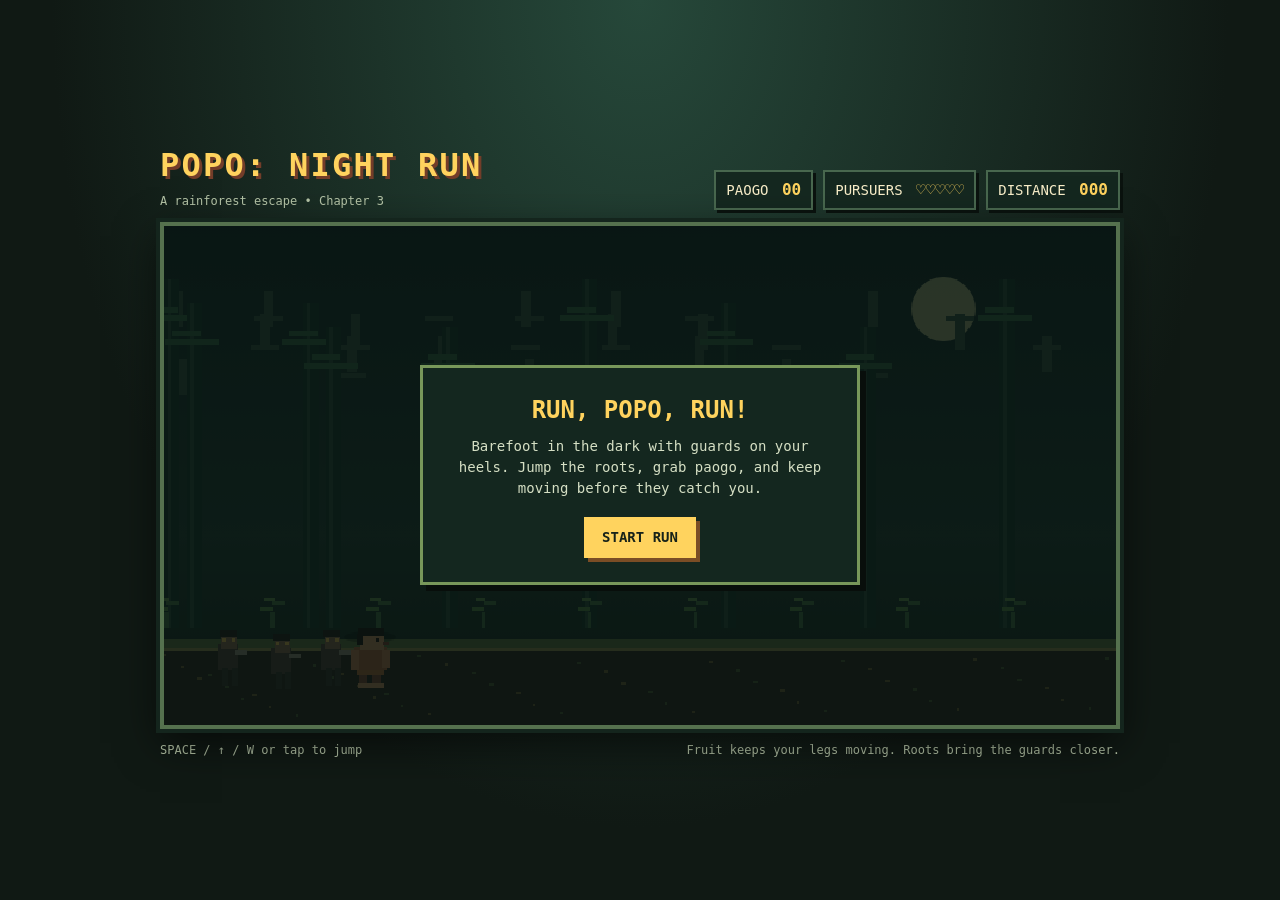
<file: outputs/games/popo-night-run.html>
<!doctype html>
<html lang="en">
<head>
<meta charset="utf-8">
<meta name="viewport" content="width=device-width, initial-scale=1">
<meta name="theme-color" content="#101c17">
<title>Popo: Night Run</title>
<style>
  :root { color-scheme: dark; --ink:#f8edc8; --lime:#c5ed74; --gold:#ffd35e; --panel:#13251e; }
  * { box-sizing:border-box }
  body { margin:0; min-height:100vh; display:grid; place-items:center; padding:24px; background:radial-gradient(ellipse at 50% 0%,#26483a,#101914 65%); color:var(--ink); font:14px/1.5 ui-monospace,Menlo,Consolas,monospace; }
  .shell { width:min(100%,960px); }
  header { display:flex; align-items:end; justify-content:space-between; gap:18px; margin:0 auto 12px; }
  h1 { margin:0; color:var(--gold); font-size:clamp(20px,4vw,32px); letter-spacing:.07em; text-shadow:3px 3px #733d29; }
  .sub { color:#b4c3a6; margin:3px 0 0; font-size:12px; }
  .hud { display:flex; gap:10px; flex-wrap:wrap; justify-content:flex-end; }
  .chip { border:2px solid #48674e; background:#14271f; padding:6px 10px; box-shadow:3px 3px #0a120e; white-space:nowrap; }
  .chip b { color:var(--gold); font-size:16px; margin-left:5px; }
  .frame { position:relative; border:4px solid #55714e; background:#07110f; box-shadow:0 0 0 4px #14251d,0 14px 40px #0009; overflow:hidden; }
  canvas { display:block; width:100%; height:auto; image-rendering:pixelated; image-rendering:crisp-edges; touch-action:none; user-select:none; }
  .overlay { position:absolute; inset:0; display:grid; place-items:center; padding:20px; background:#07110fc9; text-align:center; }
  .overlay[hidden] { display:none }
  .card { max-width:440px; padding:24px; border:3px solid #78975a; background:#14271f; box-shadow:6px 6px #080e0b; }
  .card h2 { color:var(--gold); margin:0 0 8px; font-size:24px; }
  .card p { margin:8px 0 18px; color:#d5dfc4; }
  button { font:inherit; font-weight:bold; color:#172219; background:var(--gold); border:0; padding:10px 18px; cursor:pointer; box-shadow:4px 4px #7b4d25; }
  button:hover { background:#ffe38f; transform:translate(-1px,-1px); }
  footer { display:flex; justify-content:space-between; gap:12px; color:#b4c3a6; font-size:12px; margin-top:12px; }
  .mobile { display:none; }
  @media(max-width:600px) { body{padding:14px} header{align-items:start;flex-direction:column} .hud{justify-content:start} footer{flex-direction:column}.mobile{display:inline} }
</style>
</head>
<body>
<main class="shell">
  <header>
    <div><h1>POPO: NIGHT RUN</h1><p class="sub">A rainforest escape • Chapter 3</p></div>
    <div class="hud" aria-live="polite">
      <div class="chip">PAOGO <b id="fruit">00</b></div>
      <div class="chip">PURSUERS <b id="heat">♡♡♡♡♡</b></div>
      <div class="chip">DISTANCE <b id="distance">000</b></div>
    </div>
  </header>
  <div class="frame">
    <canvas id="game" width="800" height="420" aria-label="Popo runs through a pixel art rainforest. Jump over roots and collect fruit."></canvas>
    <div class="overlay" id="overlay">
      <section class="card"><h2 id="headline">RUN, POPO, RUN!</h2><p id="message">Barefoot in the dark with guards on your heels. Jump the roots, grab paogo, and keep moving before they catch you.</p><button id="start">START RUN</button></section>
    </div>
  </div>
  <footer><span>SPACE / ↑ / W or tap to jump</span><span class="mobile">Tap anywhere to leap</span><span>Fruit keeps your legs moving. Roots bring the guards closer.</span></footer>
</main>
<script>
(() => {
  const canvas = document.querySelector('#game'), frame = document.querySelector('.frame'), ctx = canvas.getContext('2d');
  const fruitEl = document.querySelector('#fruit'), heatEl = document.querySelector('#heat'), distanceEl = document.querySelector('#distance');
  const overlay = document.querySelector('#overlay'), headline = document.querySelector('#headline'), message = document.querySelector('#message'), startBtn = document.querySelector('#start');
  const W=canvas.width,H=canvas.height, ground=338;
  let state='ready', last=0, elapsed=0, distance=0, fruit=0, misses=0, speed=250, speedMultiplier=1, spawnIn=1, fruitIn=1.5, shake=0;
  let roots=[], fruits=[], motes=[];
  const player={x:155,y:ground,w:34,h:52,vy:0,onGround:true,run:0};
  const rand=(a,b)=>a+Math.random()*(b-a);
  function reset(){ state='playing'; elapsed=distance=fruit=misses=0; speed=250; speedMultiplier=1; spawnIn=.8; fruitIn=1.2; roots=[];fruits=[];motes=[];shake=0;player.y=ground;player.vy=0;player.onGround=true;player.run=0;overlay.hidden=true;last=performance.now(); }
  function jump(){ if(state!=='playing'){ if(state==='ready'||state==='over') reset(); return; } if(player.onGround){player.vy=-545;player.onGround=false; puff(player.x+16,ground+3,'#d4c37c',8);} }
  document.addEventListener('keydown',e=>{if(['Space','ArrowUp','KeyW'].includes(e.code)){e.preventDefault();if(!e.repeat)jump();} if(e.code==='Enter'&&state!=='playing')reset();});
  function handleTap(e){ if(e.target.closest && e.target.closest('button')) return; e.preventDefault(); jump(); }
  if(window.PointerEvent) frame.addEventListener('pointerdown',handleTap,{passive:false});
  else frame.addEventListener('touchstart',handleTap,{passive:false});
  startBtn.addEventListener('click',reset);
  function puff(x,y,color,n=5){for(let i=0;i<n;i++)motes.push({x,y,vx:rand(-60,60),vy:rand(-110,-20),life:rand(.25,.55),max:.55,color,size:rand(2,4)});}
  function rect(x,y,w,h,c){ctx.fillStyle=c;ctx.fillRect(Math.round(x),Math.round(y),Math.round(w),Math.round(h));}
  function text(t,x,y,size,color,align='left'){ctx.font=`bold ${size}px monospace`;ctx.textAlign=align;ctx.fillStyle=color;ctx.fillText(t,x,y);}
  function drawBackground(){
    const g=ctx.createLinearGradient(0,0,0,H);g.addColorStop(0,'#132d2b');g.addColorStop(.62,'#244538');g.addColorStop(1,'#15291e');ctx.fillStyle=g;ctx.fillRect(0,0,W,H);
    // moon glow and distant canopy
    ctx.fillStyle='#d4db9d';ctx.globalAlpha=.8;ctx.beginPath();ctx.arc(655,70,27,0,Math.PI*2);ctx.fill();ctx.globalAlpha=1;
    for(let i=0;i<18;i++){let x=((i*73-(elapsed*18)%73)+W)%W;rect(x,76+(i%3)*24,24,4,'#385c47');rect(x+8,55+(i%4)*19,8,30,'#385c47');}
    // layered trunks and giant leaves
    for(let i=0;i<9;i++){let x=((i*117-(elapsed*34)%117)+W)%W;let top=45+(i%3)*20;rect(x,top,13,ground-top,'#193c31');rect(x+3,top,3,ground-top,'#315743');rect(x-18,top+30,45,5,'#39704c');rect(x-12,top+23,24,5,'#39704c');}
    // jungle floor
    rect(0,ground+10,W,H-ground-10,'#302d20');rect(0,ground+10,W,7,'#648047');rect(0,ground+17,W,3,'#9c9855');
    for(let i=0;i<50;i++){const x=((i*37-(elapsed*speed*.45)%37)+W)%W;rect(x,ground+22+(i*17%52),2+(i%3),2,i%2?'#52653b':'#76683a');}
    // foreground ferns
    for(let i=0;i<12;i++){let x=((i*89-(elapsed*75)%89)+W)%W;rect(x,ground-13,3,13,'#47794a');rect(x-8,ground-17,10,3,'#59914d');rect(x+2,ground-22,10,3,'#4e824a');rect(x-5,ground-25,8,3,'#679d56');}
  }
  function drawPlayer(){
    const bob=player.onGround?Math.abs(Math.sin(player.run))*2:0, y=player.y-bob, x=player.x;
    // shadow
    ctx.globalAlpha=.3;ctx.fillStyle='#050906';ctx.beginPath();ctx.ellipse(x+18,ground+8,22,5,0,0,Math.PI*2);ctx.fill();ctx.globalAlpha=1;
    // legs, running stride
    let stride=player.onGround?Math.sin(player.run)*7:2;
    rect(x+9,y+36,7,13,'#8b5137');rect(x+20,y+36,7,13,'#8b5137');
    rect(x+8+stride,y+47,11,4,'#d69b67');rect(x+19-stride,y+47,11,4,'#d69b67');
    // shorts, broad torso and arm
    rect(x+7,y+31,23,9,'#bd783c');rect(x+5,y+16,27,20,'#b86e44');rect(x+2,y+19,7,17,'#d08a5a');rect(x+28,y+19,7,15,'#d08a5a');
    // head, hair, face
    rect(x+10,y+2,20,17,'#d69b67');rect(x+8,y,22,7,'#1b1715');rect(x+7,y+5,5,10,'#1b1715');rect(x+23,y+9,3,3,'#201a15');rect(x+29,y+12,5,3,'#864735');
    // sweat glint
    if(state==='playing'&&Math.random()<.04) puff(x+31,y+8,'#c5ed74',1);
  }
  function drawRoot(o){let x=o.x;rect(x,ground+3,6,14,'#9a6536');rect(x+5,ground-2,24,7,'#bd8143');rect(x+24,ground-7,7,12,'#9a6536');rect(x+16,ground-6,5,12,'#d29a51');rect(x+3,ground+10,34,3,'#67452f');}
  function drawFruit(o){let x=o.x,y=o.y;rect(x+5,y,8,3,'#83a94b');rect(x+8,y-3,4,4,'#a9cb60');rect(x+2,y+3,15,13,'#f3c84e');rect(x,y+7,4,8,'#e2a83d');rect(x+15,y+6,4,7,'#dc9a32');rect(x+6,y+6,3,3,'#fff0a2');}
  function drawChasers(){
    const count=3;for(let i=0;i<count;i++){let x=40+i*42+Math.sin(elapsed*5+i)*3, y=ground+4+(i%2)*3;
      rect(x+5,y+10,17,22,'#55483d');rect(x+8,y,13,14,'#927456');rect(x+7,y-2,14,6,'#25221d');rect(x+9,y+5,3,3,'#f0c95b');rect(x+17,y+5,3,3,'#f0c95b');rect(x+9,y+30,5,15,'#39372e');rect(x+17,y+30,5,15,'#39372e');rect(x+20,y+15,10,4,'#9c9a87');
    }
  }
  function draw(){ctx.save();if(shake>0)ctx.translate(rand(-shake,shake),rand(-shake,shake));drawBackground();drawChasers();for(const o of roots)drawRoot(o);for(const o of fruits)drawFruit(o);drawPlayer();
    for(const m of motes){ctx.globalAlpha=Math.max(0,m.life/m.max);rect(m.x,m.y,m.size,m.size,m.color);}ctx.globalAlpha=1;
    if(state==='playing'&&elapsed<4){ctx.globalAlpha=Math.max(0,1-elapsed/4);text('JUMP THE ROOTS • GRAB PAOGO',W/2,57,15,'#e9edc8','center');ctx.globalAlpha=1;}
    ctx.restore();requestAnimationFrame(loop);
  }
  function end(){state='over';headline.textContent='THE GUARDS CAUGHT UP';message.textContent=`Popo ran ${Math.floor(distance)} meters and found ${fruit} paogo fruit. ${fruit?'Good run.':'The jungle is still there when you’re ready.'}`;startBtn.textContent='RUN AGAIN';overlay.hidden=false;}
  function loop(now){let dt=Math.min(.04,(now-last)/1000||0);last=now;if(state==='playing')update(dt);draw();}
  function update(dt){elapsed+=dt;speed=(250+elapsed*3)*speedMultiplier;distance+=dt*speed/12;player.run+=dt*13;player.vy+=1450*dt;player.y+=player.vy*dt;if(player.y>=ground){player.y=ground;player.vy=0;player.onGround=true;}
    spawnIn-=dt;if(spawnIn<=0){roots.push({x:W+20,passed:false});spawnIn=rand(.95,1.65)*Math.max(.7,250/speed);}
    fruitIn-=dt;if(fruitIn<=0){fruits.push({x:W+10,y:rand(ground-105,ground-55)});fruitIn=rand(1.1,2.1);}
    for(const o of roots){o.x-=speed*dt;if(!o.passed&&o.x<player.x+player.w&&o.x+34>player.x&&player.y>ground-15){o.passed=true;misses++;shake=7;puff(player.x+20,ground,'#b47a48',12);}
      if(!o.passed&&o.x+34<player.x){o.passed=true;}}
    roots=roots.filter(o=>o.x>-45);for(const o of fruits){o.x-=speed*dt;if(o.x<player.x+player.w&&o.x+18>player.x&&o.y<player.y+player.h&&o.y+16>player.y){o.got=true;fruit++;speedMultiplier*=1.06;puff(o.x,o.y,'#f3d866',10);}}fruits=fruits.filter(o=>o.x>-30&&!o.got);
    for(const m of motes){m.life-=dt;m.x+=m.vx*dt;m.y+=m.vy*dt;m.vy+=240*dt;}motes=motes.filter(m=>m.life>0);shake=Math.max(0,shake-dt*20);
    fruitEl.textContent=String(fruit).padStart(2,'0');heatEl.textContent='♡'.repeat(Math.max(0,5-misses))+'♥'.repeat(Math.min(5,misses));distanceEl.textContent=String(Math.floor(distance)).padStart(3,'0');if(misses>=5)end();
  }
  function loopStart(){last=performance.now();requestAnimationFrame(loop)}
  drawBackground();drawChasers();drawPlayer();loopStart();
})();
</script>
</body>
</html>
</file>
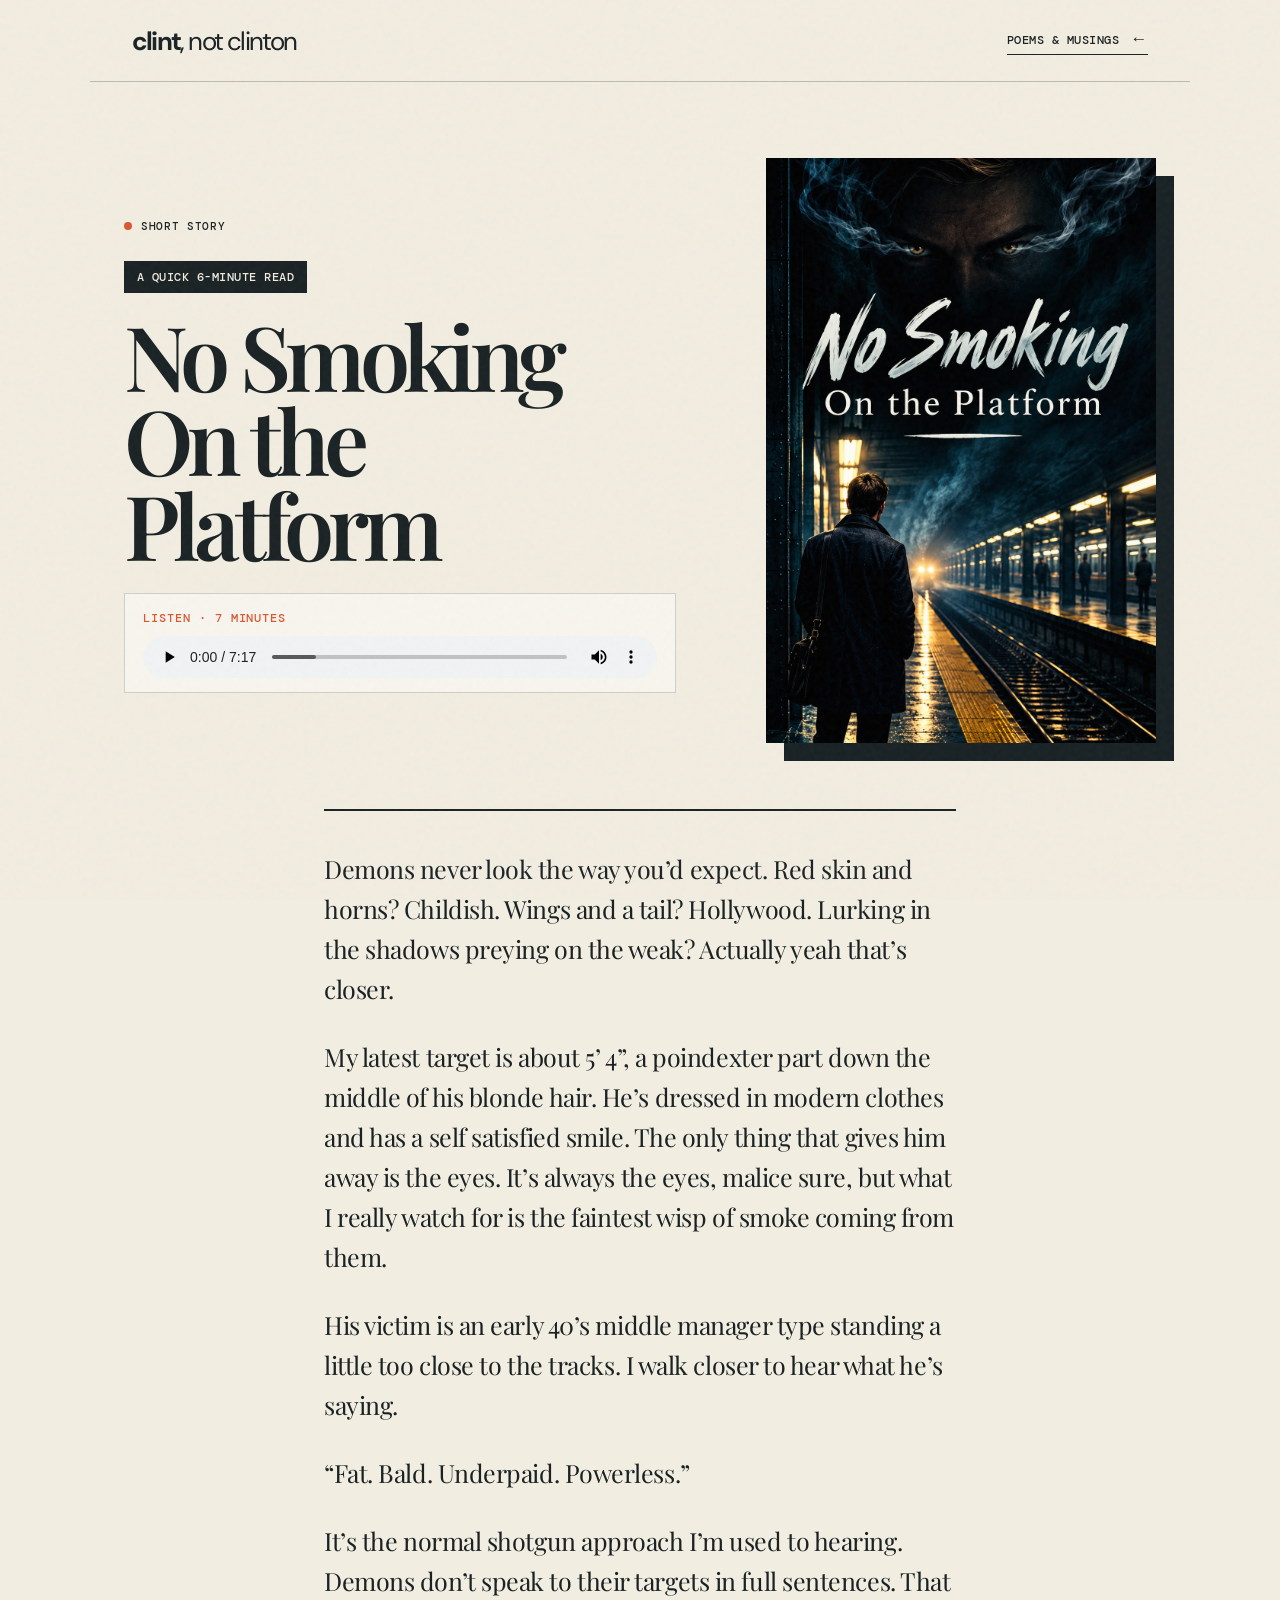
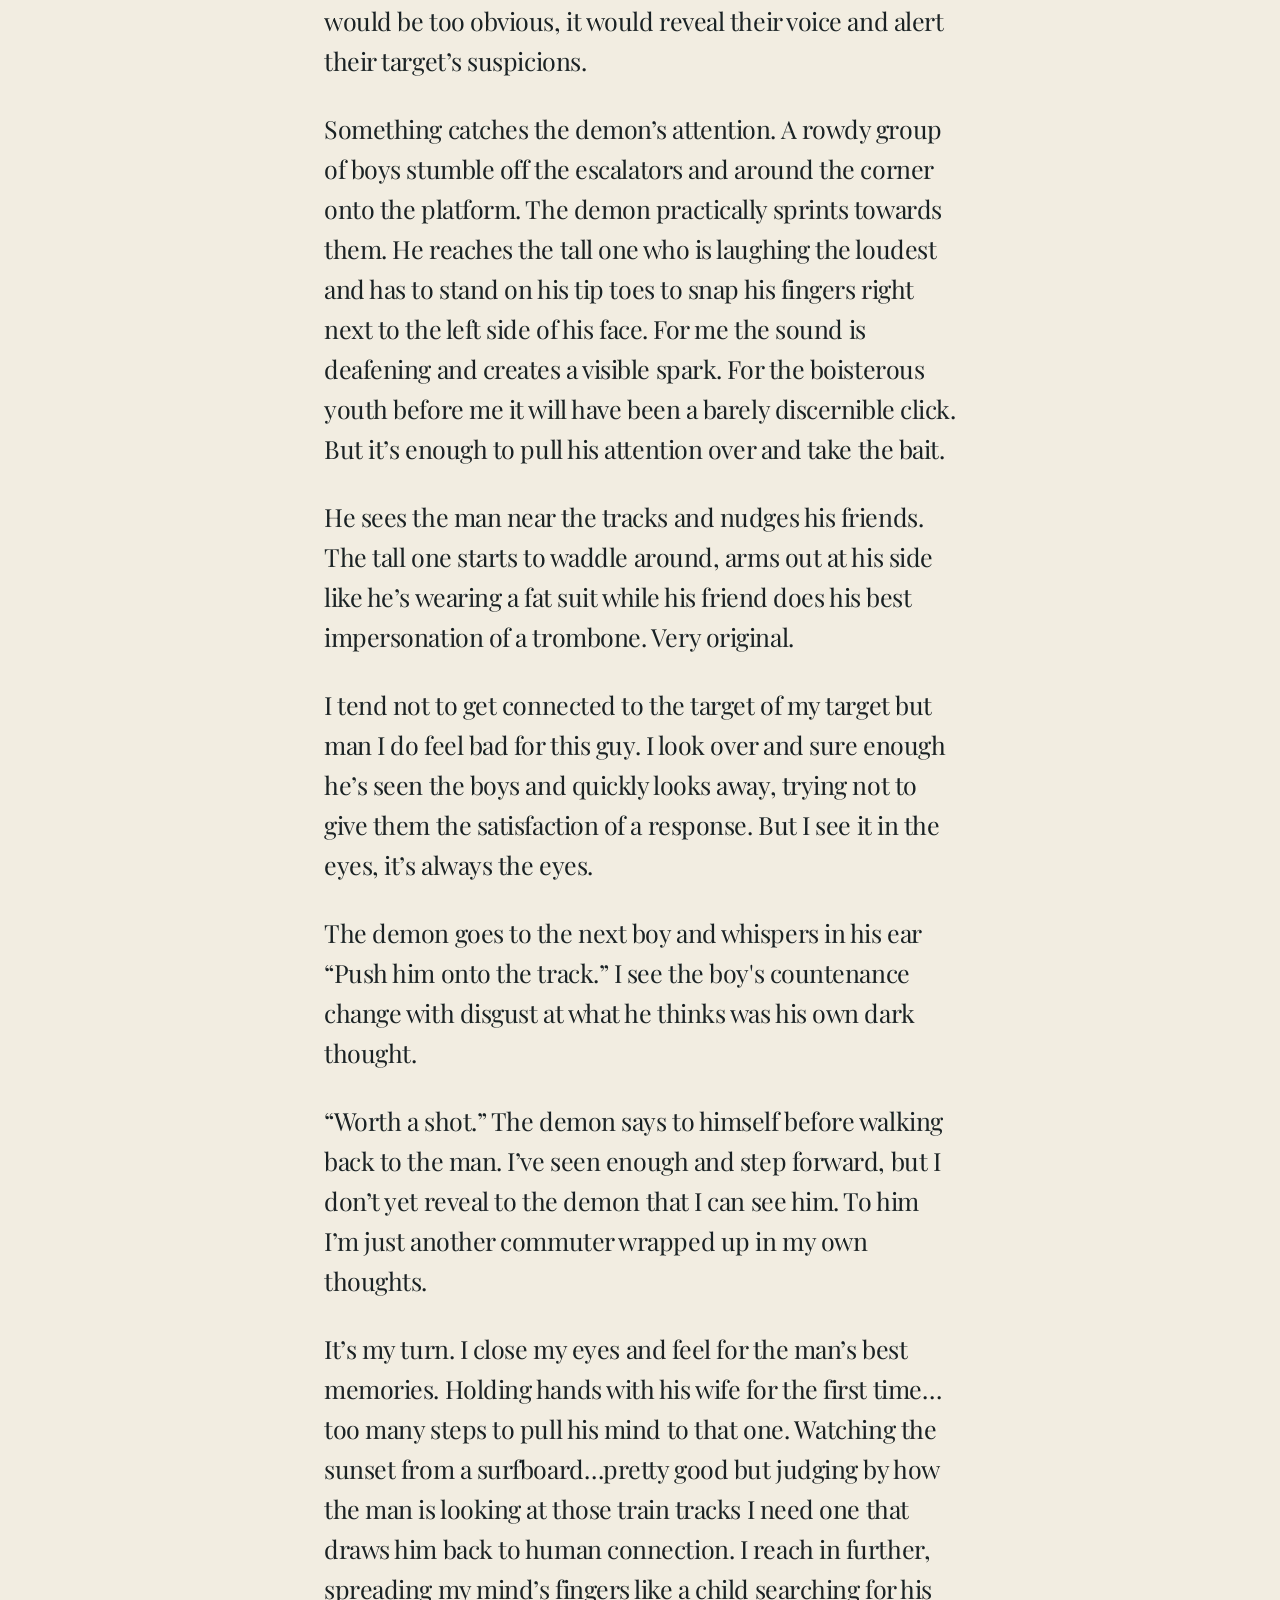
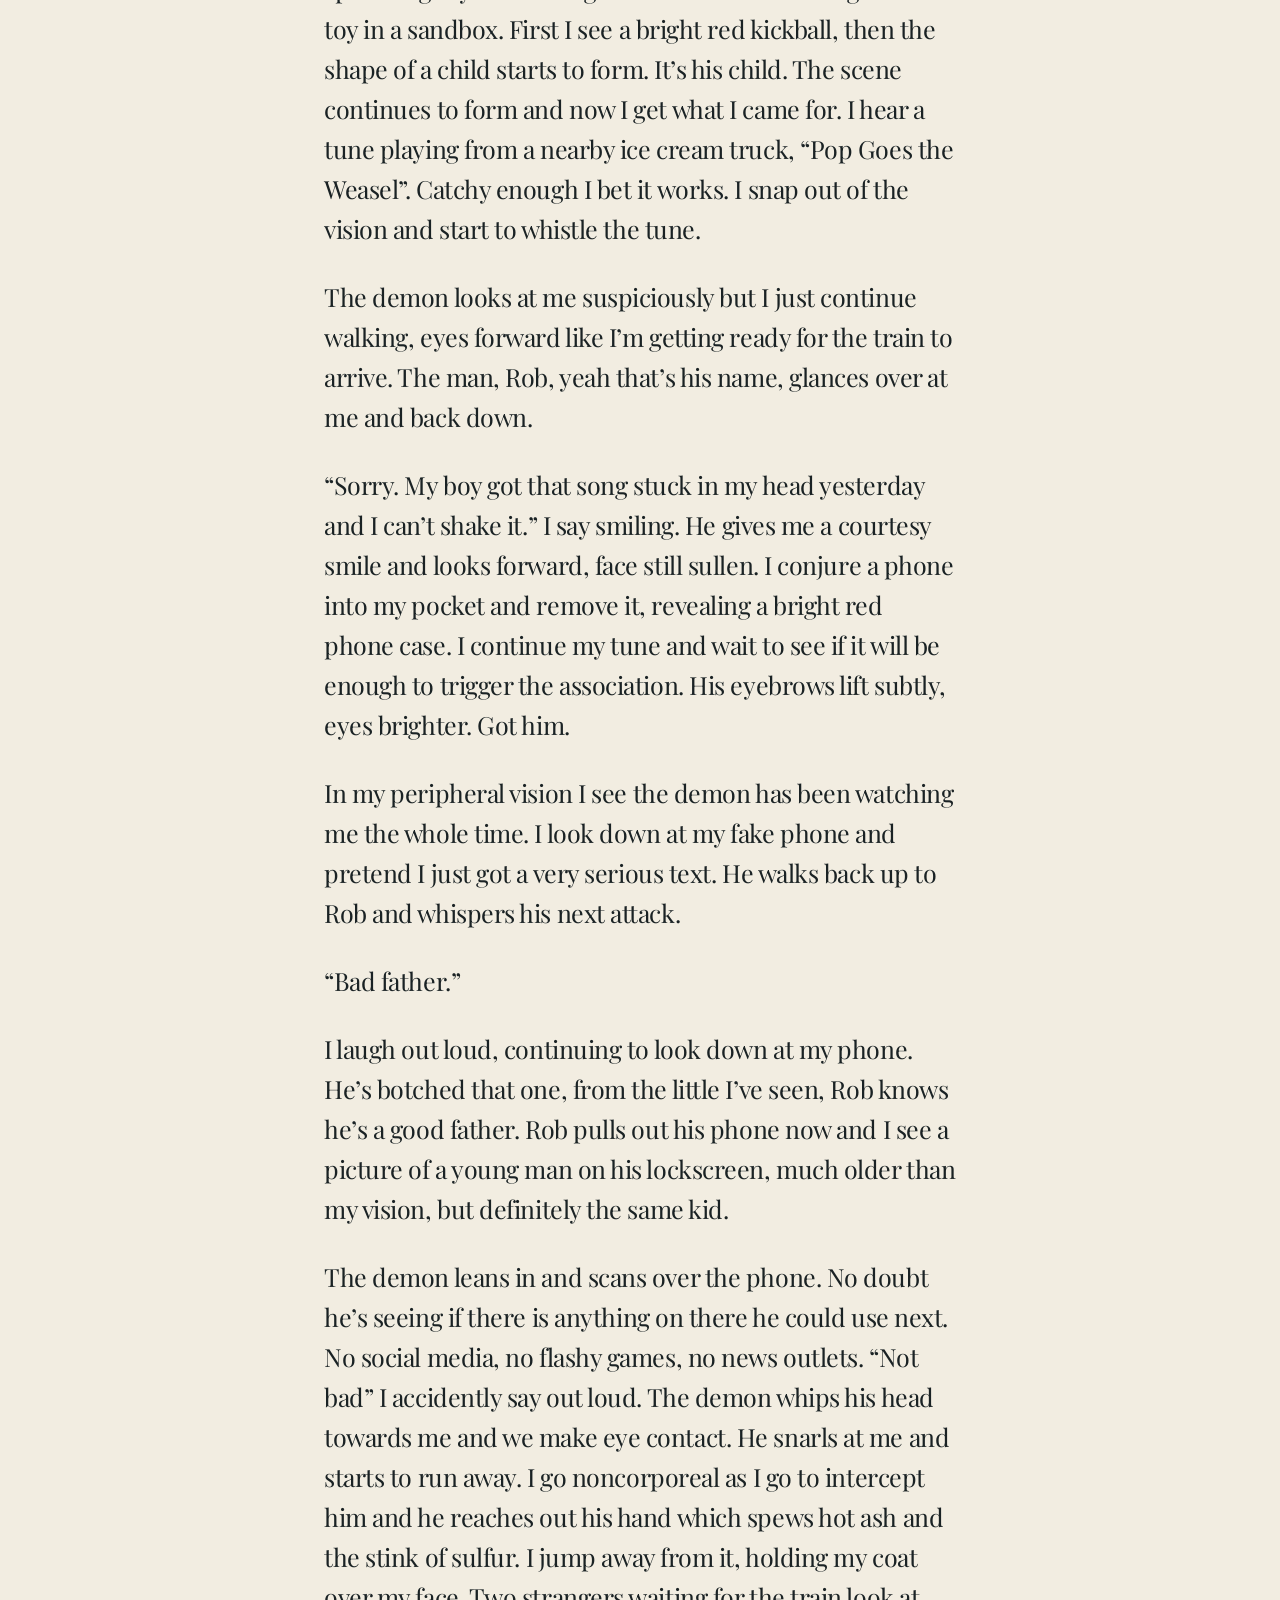
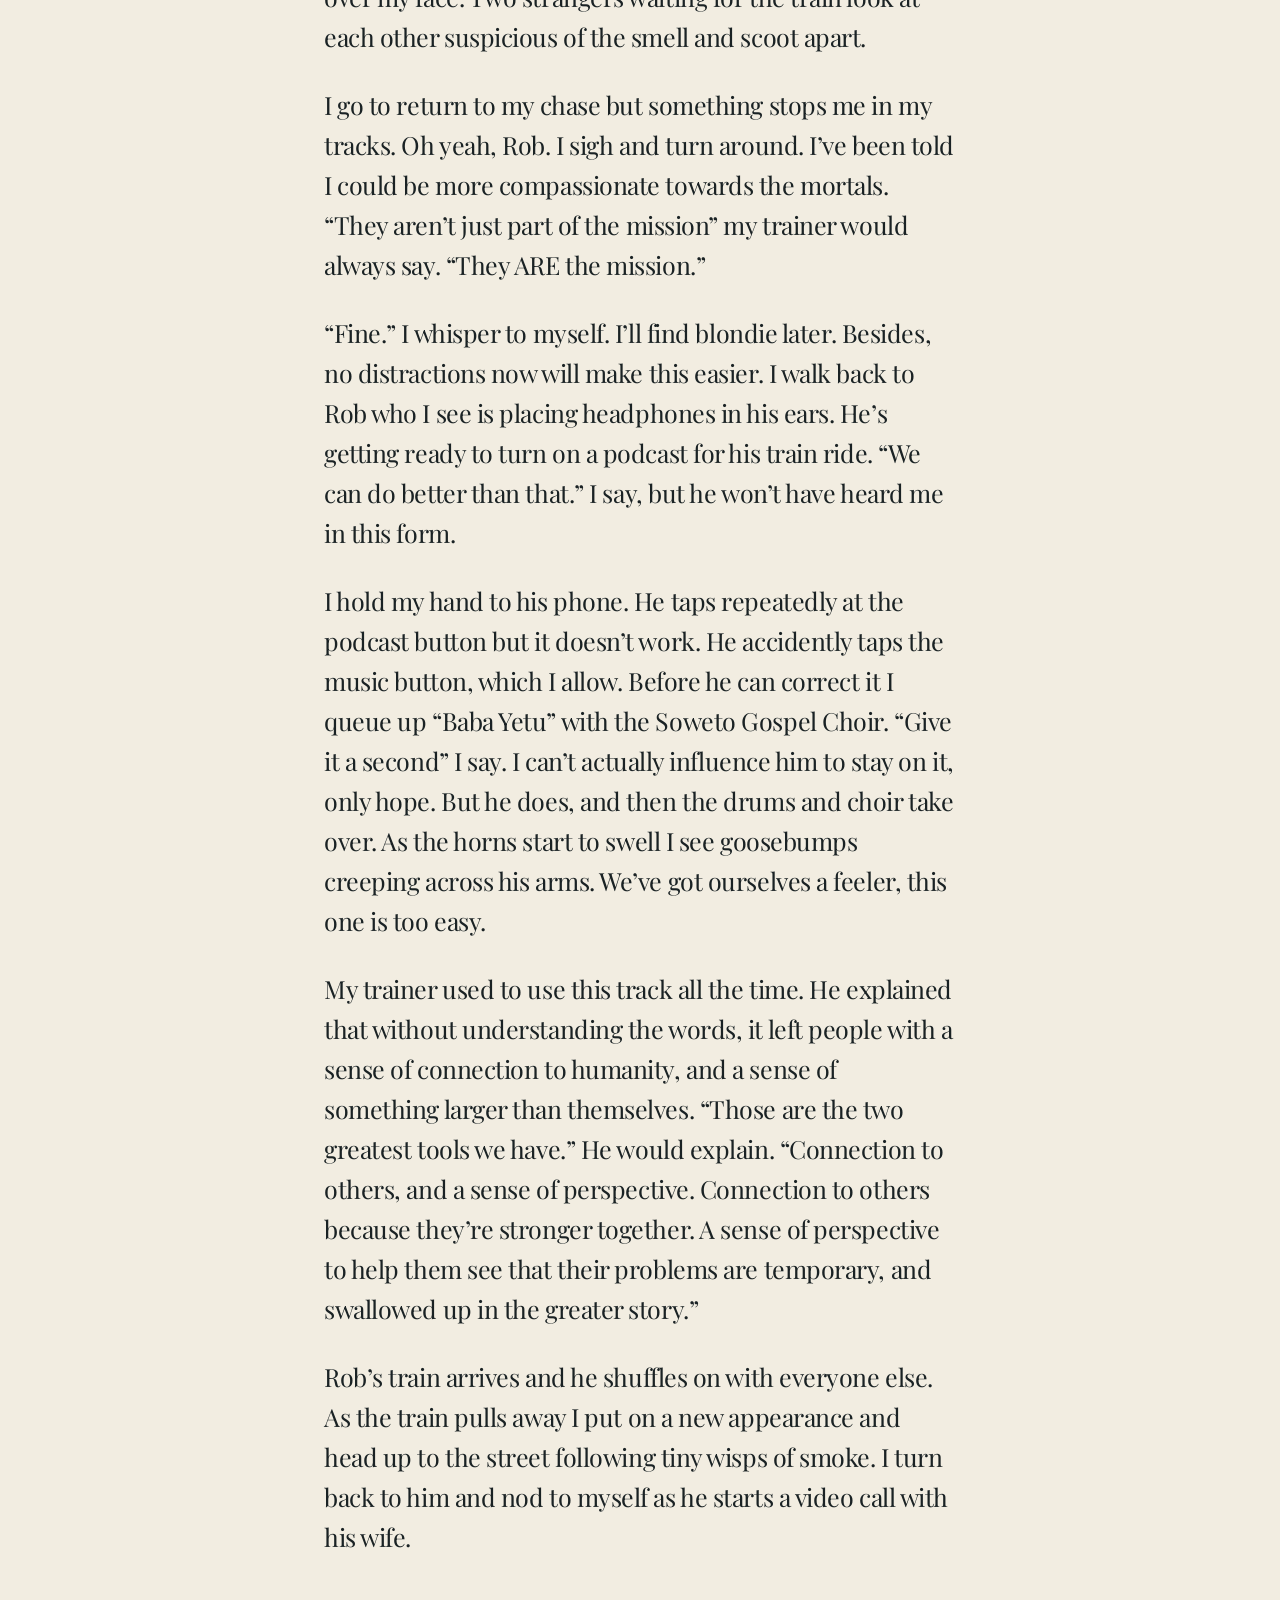
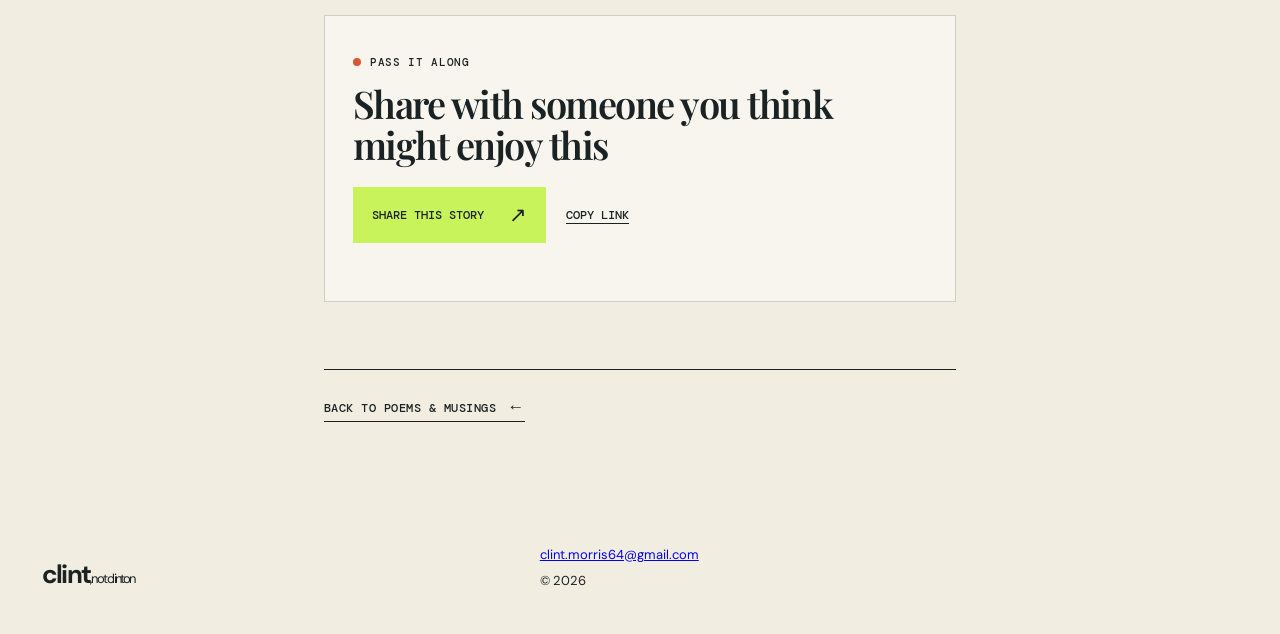
<file: outputs/poems/no-smoking-on-the-platform.html>
<!doctype html>
<html lang="en">
  <head>
    <!-- Google tag (gtag.js) -->
    <script async src="https://www.googletagmanager.com/gtag/js?id=G-DGFQCJ4CBD"></script>
    <script>
      window.dataLayer = window.dataLayer || [];
      function gtag(){dataLayer.push(arguments);}
      gtag('js', new Date());
      gtag('config', 'G-DGFQCJ4CBD');
    </script>
    <meta charset="UTF-8" />
    <meta name="viewport" content="width=device-width, initial-scale=1.0" />
    <meta name="description" content="No Smoking On the Platform, a short story by Clint." />
    <meta property="og:title" content="No Smoking On the Platform" />
    <meta property="og:description" content="A short story by Clint." />
    <meta property="og:image" content="https://www.clintnotclinton.com/images/no-smoking-on-the-platform.png" />
    <meta property="og:image:alt" content="Cover art for No Smoking On the Platform" />
    <meta property="og:url" content="https://www.clintnotclinton.com/poems/no-smoking-on-the-platform.html" />
    <meta property="og:type" content="article" />
    <meta name="twitter:card" content="summary_large_image" />
    <meta name="twitter:title" content="No Smoking On the Platform" />
    <meta name="twitter:description" content="A short story by Clint." />
    <meta name="twitter:image" content="https://www.clintnotclinton.com/images/no-smoking-on-the-platform.png" />
    <title>No Smoking On the Platform | Clint, not Clinton</title>
    <link rel="preconnect" href="https://fonts.googleapis.com" />
    <link rel="preconnect" href="https://fonts.gstatic.com" crossorigin />
    <link href="https://fonts.googleapis.com/css2?family=DM+Mono:wght@400;500&family=DM+Sans:opsz,wght@9..40,400;9..40,500;9..40,700&family=Playfair+Display:ital,wght@0,600;0,700;1,600&display=swap" rel="stylesheet" />
    <link rel="stylesheet" href="../styles.css" />
    <link rel="stylesheet" href="poem.css" />
  </head>
  <body class="story-page">
    <div class="grain" aria-hidden="true"></div>
    <header class="site-header story-header">
      <a class="wordmark" href="../index.html">clint<span>, not clinton</span></a>
      <a class="text-link" href="../index.html#notes">Poems &amp; musings <b>←</b></a>
    </header>
    <main>
      <section class="story-hero">
        <div>
          <p class="eyebrow"><span></span> Short story</p>
          <p class="story-read-time">A quick 6-minute read</p>
          <h1>No Smoking<br />On the Platform</h1>
          <div class="story-audio">
            <p>Listen · 7 minutes</p>
            <audio controls preload="metadata" aria-label="Listen to No Smoking On the Platform, seven minutes">
              <source src="../audio/no-smoking-on-the-platform.mp3" type="audio/mpeg" />
              Your browser does not support embedded audio. <a href="../audio/no-smoking-on-the-platform.mp3">Play or download the story audio</a>.
            </audio>
          </div>
        </div>
        <img class="story-cover" src="../images/no-smoking-on-the-platform.png" alt="Cover art for No Smoking On the Platform" />
      </section>
      <article class="story-content">
        <div class="story-body">
          <p>Demons never look the way you’d expect. Red skin and horns? Childish. Wings and a tail? Hollywood. Lurking in the shadows preying on the weak? Actually yeah that’s closer.</p>
          <p>My latest target is about 5’ 4”, a poindexter part down the middle of his blonde hair. He’s dressed in modern clothes and has a self satisfied smile. The only thing that gives him away is the eyes. It’s always the eyes, malice sure, but what I really watch for is the faintest wisp of smoke coming from them.</p>
          <p>His victim is an early 40’s middle manager type standing a little too close to the tracks. I walk closer to hear what he’s saying.</p>
          <p>“Fat. Bald. Underpaid. Powerless.”</p>
          <p>It’s the normal shotgun approach I’m used to hearing. Demons don’t speak to their targets in full sentences. That would be too obvious, it would reveal their voice and alert their target’s suspicions.</p>
          <p>Something catches the demon’s attention. A rowdy group of boys stumble off the escalators and around the corner onto the platform. The demon practically sprints towards them. He reaches the tall one who is laughing the loudest and has to stand on his tip toes to snap his fingers right next to the left side of his face. For me the sound is deafening and creates a visible spark. For the boisterous youth before me it will have been a barely discernible click. But it’s enough to pull his attention over and take the bait.</p>
          <p>He sees the man near the tracks and nudges his friends. The tall one starts to waddle around, arms out at his side like he’s wearing a fat suit while his friend does his best impersonation of a trombone. Very original.</p>
          <p>I tend not to get connected to the target of my target but man I do feel bad for this guy. I look over and sure enough he’s seen the boys and quickly looks away, trying not to give them the satisfaction of a response. But I see it in the eyes, it’s always the eyes.</p>
          <p>The demon goes to the next boy and whispers in his ear “Push him onto the track.” I see the boy's countenance change with disgust at what he thinks was his own dark thought.</p>
          <p>“Worth a shot.” The demon says to himself before walking back to the man. I’ve seen enough and step forward, but I don’t yet reveal to the demon that I can see him. To him I’m just another commuter wrapped up in my own thoughts.</p>
          <p>It’s my turn. I close my eyes and feel for the man’s best memories. Holding hands with his wife for the first time…too many steps to pull his mind to that one. Watching the sunset from a surfboard…pretty good but judging by how the man is looking at those train tracks I need one that draws him back to human connection. I reach in further, spreading my mind’s fingers like a child searching for his toy in a sandbox. First I see a bright red kickball, then the shape of a child starts to form. It’s his child. The scene continues to form and now I get what I came for. I hear a tune playing from a nearby ice cream truck, “Pop Goes the Weasel”. Catchy enough I bet it works. I snap out of the vision and start to whistle the tune.</p>
          <p>The demon looks at me suspiciously but I just continue walking, eyes forward like I’m getting ready for the train to arrive. The man, Rob, yeah that’s his name, glances over at me and back down.</p>
          <p>“Sorry. My boy got that song stuck in my head yesterday and I can’t shake it.” I say smiling. He gives me a courtesy smile and looks forward, face still sullen. I conjure a phone into my pocket and remove it, revealing a bright red phone case. I continue my tune and wait to see if it will be enough to trigger the association. His eyebrows lift subtly, eyes brighter. Got him.</p>
          <p>In my peripheral vision I see the demon has been watching me the whole time. I look down at my fake phone and pretend I just got a very serious text. He walks back up to Rob and whispers his next attack.</p>
          <p>“Bad father.”</p>
          <p>I laugh out loud, continuing to look down at my phone. He’s botched that one, from the little I’ve seen, Rob knows he’s a good father. Rob pulls out his phone now and I see a picture of a young man on his lockscreen, much older than my vision, but definitely the same kid.</p>
          <p>The demon leans in and scans over the phone. No doubt he’s seeing if there is anything on there he could use next. No social media, no flashy games, no news outlets. “Not bad” I accidently say out loud. The demon whips his head towards me and we make eye contact. He snarls at me and starts to run away. I go noncorporeal as I go to intercept him and he reaches out his hand which spews hot ash and the stink of sulfur. I jump away from it, holding my coat over my face. Two strangers waiting for the train look at each other suspicious of the smell and scoot apart.</p>
          <p>I go to return to my chase but something stops me in my tracks. Oh yeah, Rob. I sigh and turn around. I’ve been told I could be more compassionate towards the mortals. “They aren’t just part of the mission” my trainer would always say. “They ARE the mission.”</p>
          <p>“Fine.” I whisper to myself. I’ll find blondie later. Besides, no distractions now will make this easier. I walk back to Rob who I see is placing headphones in his ears. He’s getting ready to turn on a podcast for his train ride. “We can do better than that.” I say, but he won’t have heard me in this form.</p>
          <p>I hold my hand to his phone. He taps repeatedly at the podcast button but it doesn’t work. He accidently taps the music button, which I allow. Before he can correct it I queue up “Baba Yetu” with the Soweto Gospel Choir. “Give it a second” I say. I can’t actually influence him to stay on it, only hope. But he does, and then the drums and choir take over. As the horns start to swell I see goosebumps creeping across his arms. We’ve got ourselves a feeler, this one is too easy.</p>
          <p>My trainer used to use this track all the time. He explained that without understanding the words, it left people with a sense of connection to humanity, and a sense of something larger than themselves. “Those are the two greatest tools we have.” He would explain. “Connection to others, and a sense of perspective. Connection to others because they’re stronger together. A sense of perspective to help them see that their problems are temporary, and swallowed up in the greater story.”</p>
          <p>Rob’s train arrives and he shuffles on with everyone else. As the train pulls away I put on a new appearance and head up to the street following tiny wisps of smoke. I turn back to him and nod to myself as he starts a video call with his wife.</p>
        </div>
        <section class="story-share" aria-labelledby="story-share-title">
          <p class="eyebrow"><span></span> Pass it along</p>
          <h2 id="story-share-title">Share with someone you think might enjoy this</h2>
          <div class="story-share-actions">
            <button class="button" type="button" data-story-share>Share this story <span>↗</span></button>
            <button class="story-copy-link" type="button" data-story-copy>Copy link</button>
          </div>
          <p class="story-share-status" data-story-share-status role="status" aria-live="polite"></p>
        </section>
        <div class="story-end"><a class="text-link" href="../index.html#notes">Back to poems &amp; musings <b>←</b></a></div>
      </article>
    </main>
    <footer><a class="wordmark" href="../index.html">clint<span>, not clinton</span></a><div><a href="mailto:clint.morris64@gmail.com">clint.morris64@gmail.com</a><span>© 2026</span></div></footer>
    <script>
      const shareButton = document.querySelector('[data-story-share]');
      const copyButton = document.querySelector('[data-story-copy]');
      const shareStatus = document.querySelector('[data-story-share-status]');
      const storyShareData = {
        title: 'No Smoking On the Platform',
        text: 'A short story you might enjoy: No Smoking On the Platform',
        url: window.location.href
      };

      async function copyStoryLink() {
        try {
          await navigator.clipboard.writeText(storyShareData.url);
          shareStatus.textContent = 'Story link copied. Send it to someone who might enjoy it.';
        } catch {
          shareStatus.textContent = 'Copy this story link from your browser’s address bar.';
        }
      }

      shareButton.addEventListener('click', async () => {
        if (navigator.share) {
          try {
            await navigator.share(storyShareData);
            shareStatus.textContent = 'Thanks for sharing.';
          } catch (error) {
            if (error.name !== 'AbortError') shareStatus.textContent = 'Sharing is unavailable here. Try copying the link.';
          }
        } else {
          await copyStoryLink();
        }
      });

      copyButton.addEventListener('click', copyStoryLink);
    </script>
  </body>
</html>
</file>
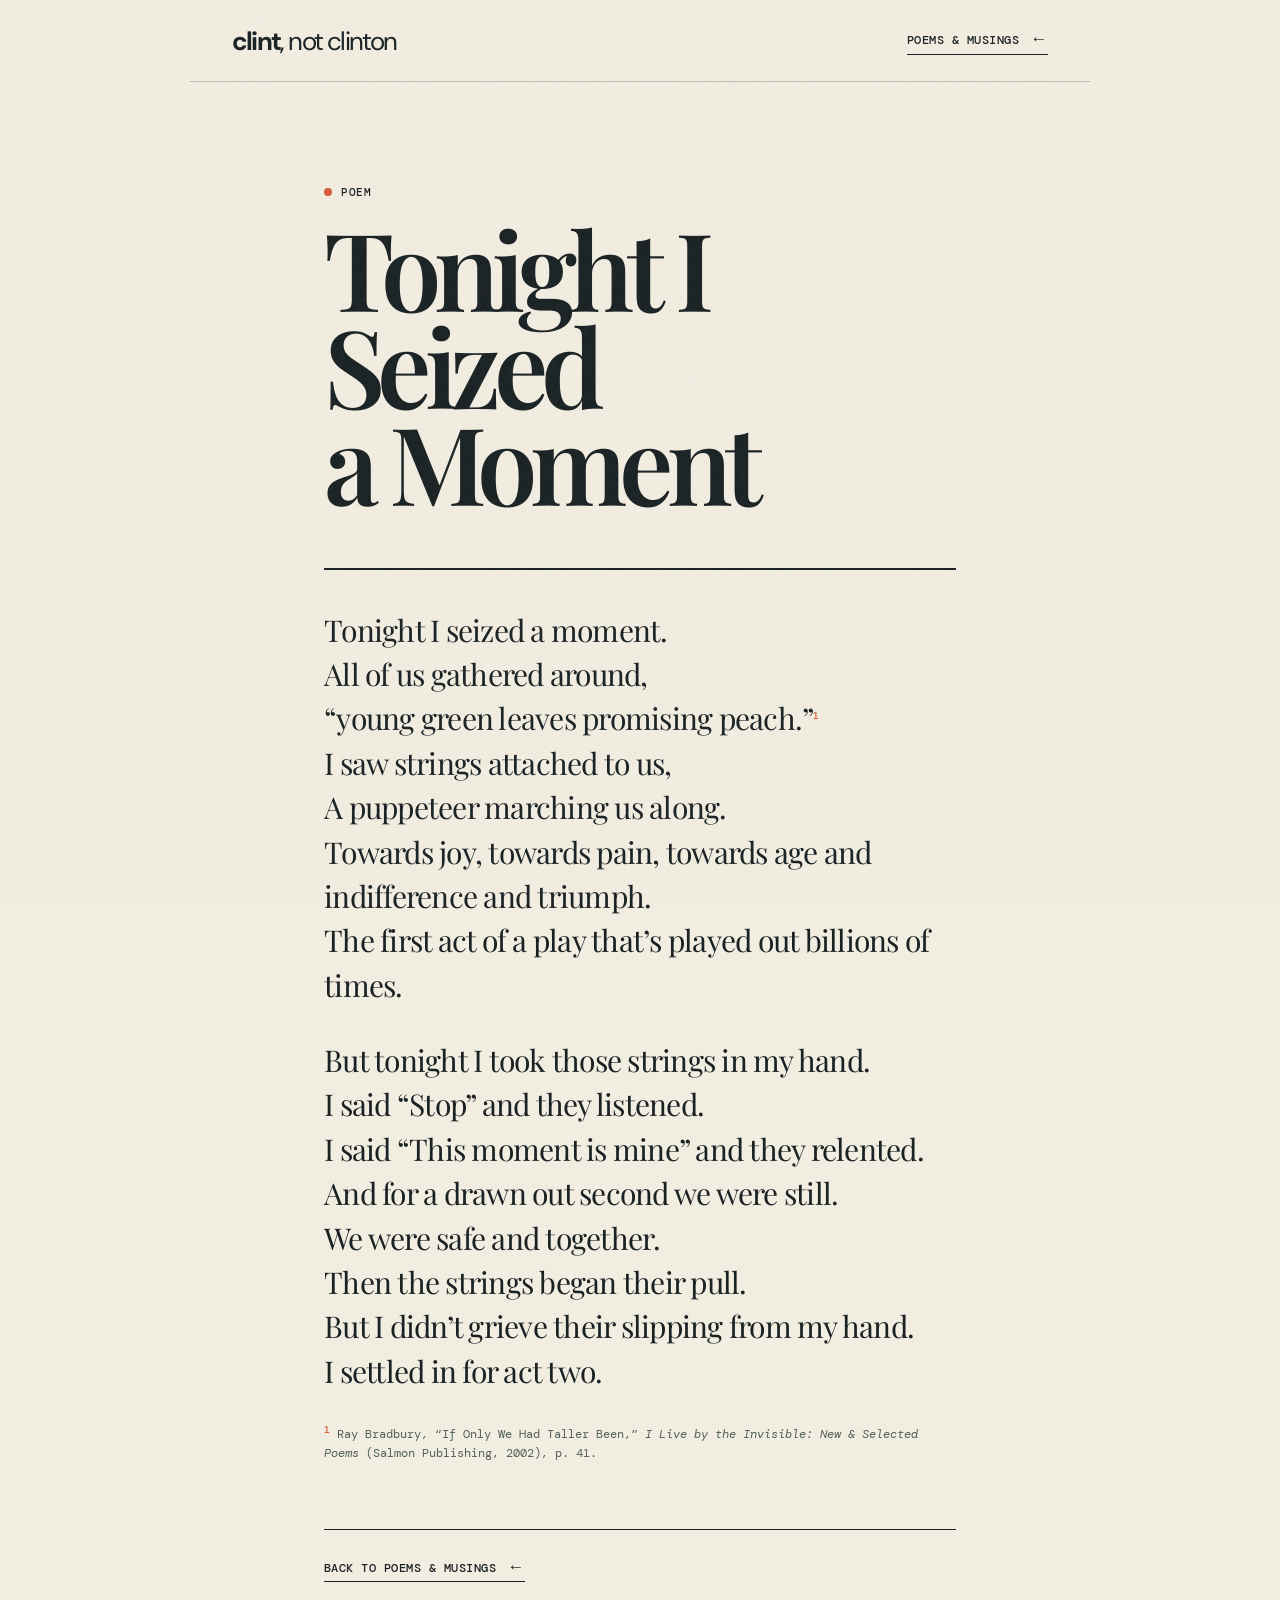
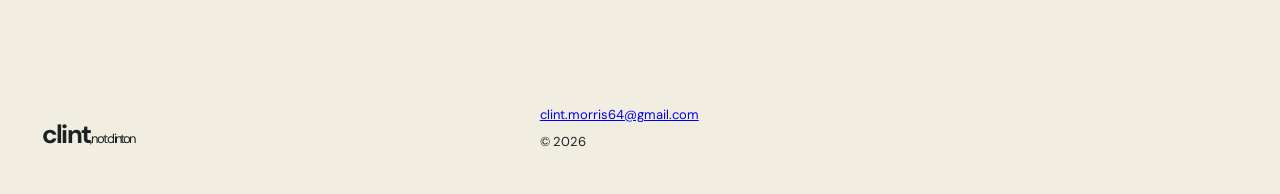
<file: outputs/poems/today-i-seized-a-moment.html>
<!doctype html>
<html lang="en">
  <head>
    <!-- Google tag (gtag.js) -->
    <script async src="https://www.googletagmanager.com/gtag/js?id=G-DGFQCJ4CBD"></script>
    <script>
      window.dataLayer = window.dataLayer || [];
      function gtag(){dataLayer.push(arguments);}
      gtag('js', new Date());
      gtag('config', 'G-DGFQCJ4CBD');
    </script>
    <meta charset="UTF-8" />
    <meta name="viewport" content="width=device-width, initial-scale=1.0" />
    <meta name="description" content="Tonight I Seized a Moment, a poem by Clint." />
    <title>Tonight I Seized a Moment | Clint, not Clinton</title>
    <link rel="preconnect" href="https://fonts.googleapis.com" />
    <link rel="preconnect" href="https://fonts.gstatic.com" crossorigin />
    <link href="https://fonts.googleapis.com/css2?family=DM+Mono:wght@400;500&family=DM+Sans:opsz,wght@9..40,400;9..40,500;9..40,700&family=Playfair+Display:ital,wght@0,600;0,700;1,600&display=swap" rel="stylesheet" />
    <link rel="stylesheet" href="../styles.css" />
    <link rel="stylesheet" href="poem.css" />
  </head>
  <body class="poem-page">
    <div class="grain" aria-hidden="true"></div>
    <header class="site-header poem-header">
      <a class="wordmark" href="../index.html">clint<span>, not clinton</span></a>
      <a class="text-link" href="../index.html#notes">Poems &amp; musings <b>←</b></a>
    </header>
    <main>
      <section class="poem-hero">
        <p class="eyebrow"><span></span> Poem</p>
        <h1>Tonight I Seized<br />a Moment</h1>
      </section>
      <article class="poem-content">
        <div class="poem-body">
          <p>Tonight I seized a moment.<br />All of us gathered around,<br />“young green leaves promising peach.”<sup>1</sup><br />I saw strings attached to us,<br />A puppeteer marching us along.<br />Towards joy, towards pain, towards age and indifference and triumph.<br />The first act of a play that’s played out billions of times.</p>
          <p>But tonight I took those strings in my hand.<br />I said “Stop” and they listened.<br />I said “This moment is mine” and they relented.<br />And for a drawn out second we were still.<br />We were safe and together.<br />Then the strings began their pull.<br />But I didn’t grieve their slipping from my hand.<br />I settled in for act two.</p>
        </div>
        <p class="poem-citation"><sup>1</sup> Ray Bradbury, “If Only We Had Taller Been,” <em>I Live by the Invisible: New &amp; Selected Poems</em> (Salmon Publishing, 2002), p. 41.</p>
        <div class="poem-end"><a class="text-link" href="../index.html#notes">Back to poems &amp; musings <b>←</b></a></div>
      </article>
    </main>
    <footer><a class="wordmark" href="../index.html">clint<span>, not clinton</span></a><div><a href="mailto:clint.morris64@gmail.com">clint.morris64@gmail.com</a><span>© 2026</span></div></footer>
  </body>
</html>
</file>
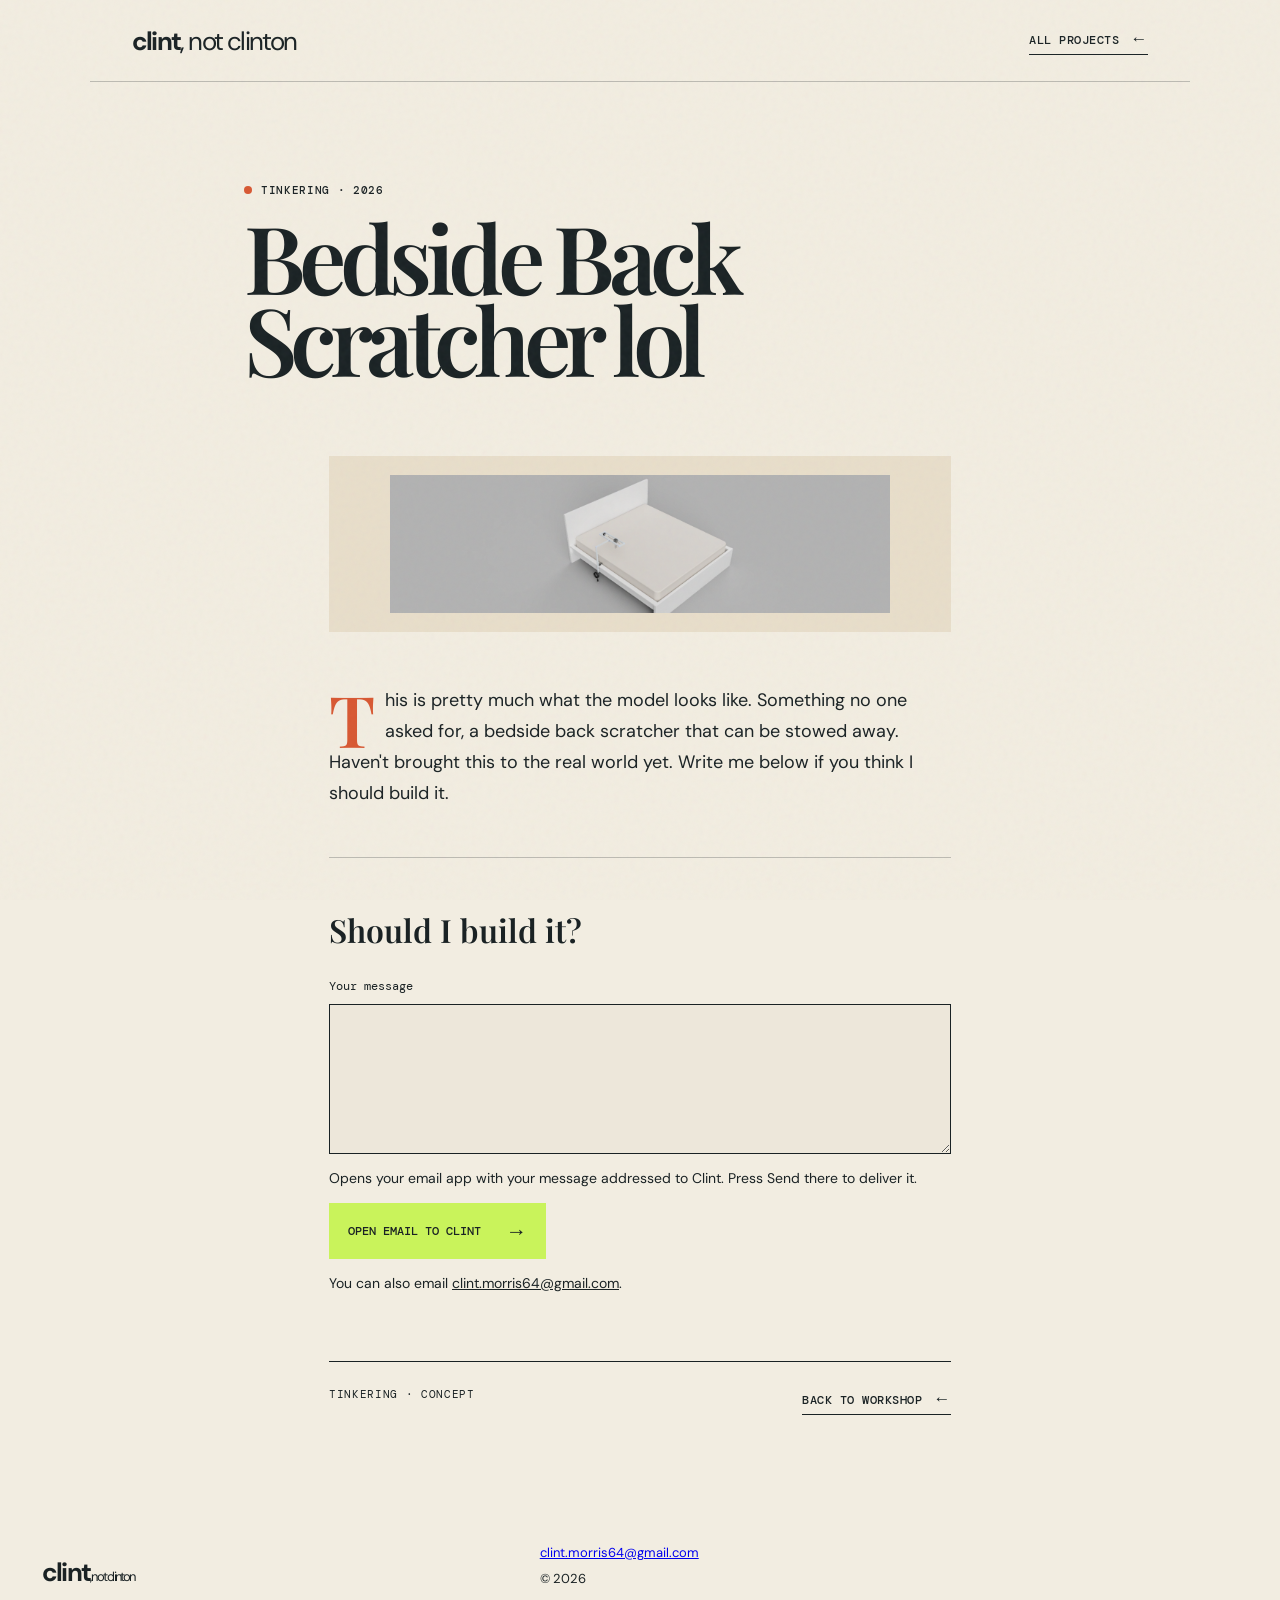
<file: outputs/projects/bedside-back-scratcher.html>
<!doctype html>
<html lang="en">
  <head>
    <meta charset="UTF-8" />
    <meta name="viewport" content="width=device-width, initial-scale=1.0" />
    <meta name="description" content="A bedside back scratcher that can be stowed away. Should I build it?" />
    <title>Bedside Back Scratcher lol | Clint, not Clinton</title>
    <script async src="https://www.googletagmanager.com/gtag/js?id=G-DGFQCJ4CBD"></script>
    <script>
      window.dataLayer = window.dataLayer || [];
      function gtag(){dataLayer.push(arguments);}
      gtag('js', new Date());
      gtag('config', 'G-DGFQCJ4CBD');
    </script>
    <link rel="preconnect" href="https://fonts.googleapis.com" />
    <link rel="preconnect" href="https://fonts.gstatic.com" crossorigin />
    <link href="https://fonts.googleapis.com/css2?family=DM+Mono:wght@400;500&family=DM+Sans:opsz,wght@9..40,400;9..40,500;9..40,700&family=Playfair+Display:ital,wght@0,600;0,700;1,600&display=swap" rel="stylesheet" />
    <link rel="stylesheet" href="../styles.css" />
    <link rel="stylesheet" href="project.css" />
    <link rel="icon" href="../images/orbital-mark.svg" type="image/svg+xml" />
    <script defer src="project-message.js"></script>
  </head>
  <body class="project-page">
    <div class="grain" aria-hidden="true"></div>
    <header class="site-header project-header">
      <a class="wordmark" href="../index.html">clint<span>, not clinton</span></a>
      <a class="text-link" href="index.html">All projects <b>←</b></a>
    </header>
    <main>
      <section class="project-hero">
        <p class="eyebrow"><span></span> Tinkering · 2026</p>
        <h1 style="font-size:clamp(44px, 8vw, 94px)">Bedside Back Scratcher lol</h1>
      </section>
      <article class="project-article" aria-label="Bedside back scratcher project">
        <figure class="project-feature">
          <img src="../images/bedside-back-scratcher.png" alt="Model of a bedside back scratcher mounted to a bed frame" />
        </figure>
        <p>This is pretty much what the model looks like. Something no one asked for, a bedside back scratcher that can be stowed away. Haven't brought this to the real world yet. Write me below if you think I should build it.</p>
        <section class="project-message" aria-labelledby="message-title">
          <h2 id="message-title">Should I build it?</h2>
          <form id="project-message-form" action="mailto:clint.morris64@gmail.com" method="get">
            <input type="hidden" name="subject" value="Bedside Back Scratcher — Should you build it?" />
            <label for="project-message">Your message</label>
            <textarea id="project-message" name="body" rows="5" maxlength="2000" required aria-describedby="message-help"></textarea>
            <p id="message-help">Opens your email app with your message addressed to Clint. Press Send there to deliver it.</p>
            <button class="button" type="submit">Open email to Clint <span aria-hidden="true">→</span></button>
          </form>
          <p>You can also email <a href="mailto:clint.morris64@gmail.com">clint.morris64@gmail.com</a>.</p>
        </section>
        <div class="project-end"><span>Tinkering · Concept</span><a class="text-link" href="../index.html#work">Back to workshop <b>←</b></a></div>
      </article>
    </main>
    <footer><a class="wordmark" href="../index.html">clint<span>, not clinton</span></a><div><a href="mailto:clint.morris64@gmail.com">clint.morris64@gmail.com</a><span>© 2026</span></div></footer>
  </body>
</html>
</file>
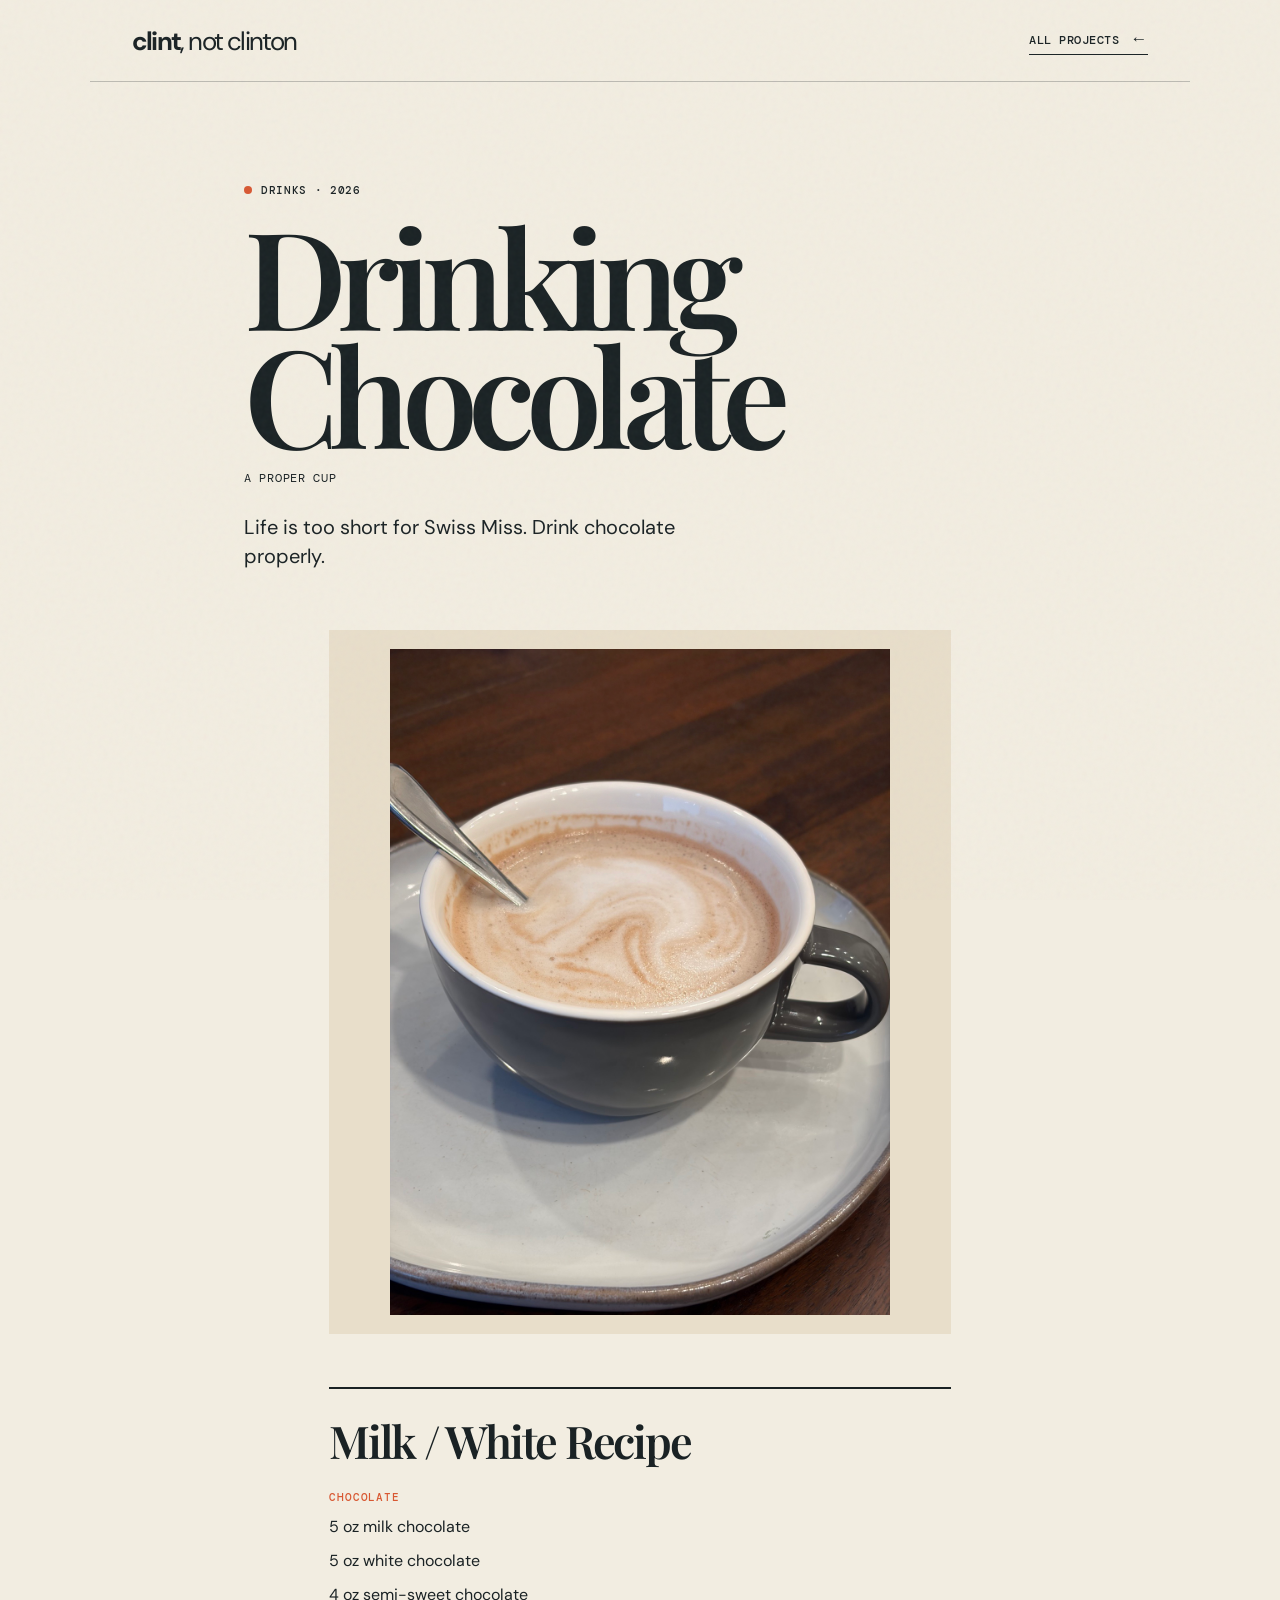
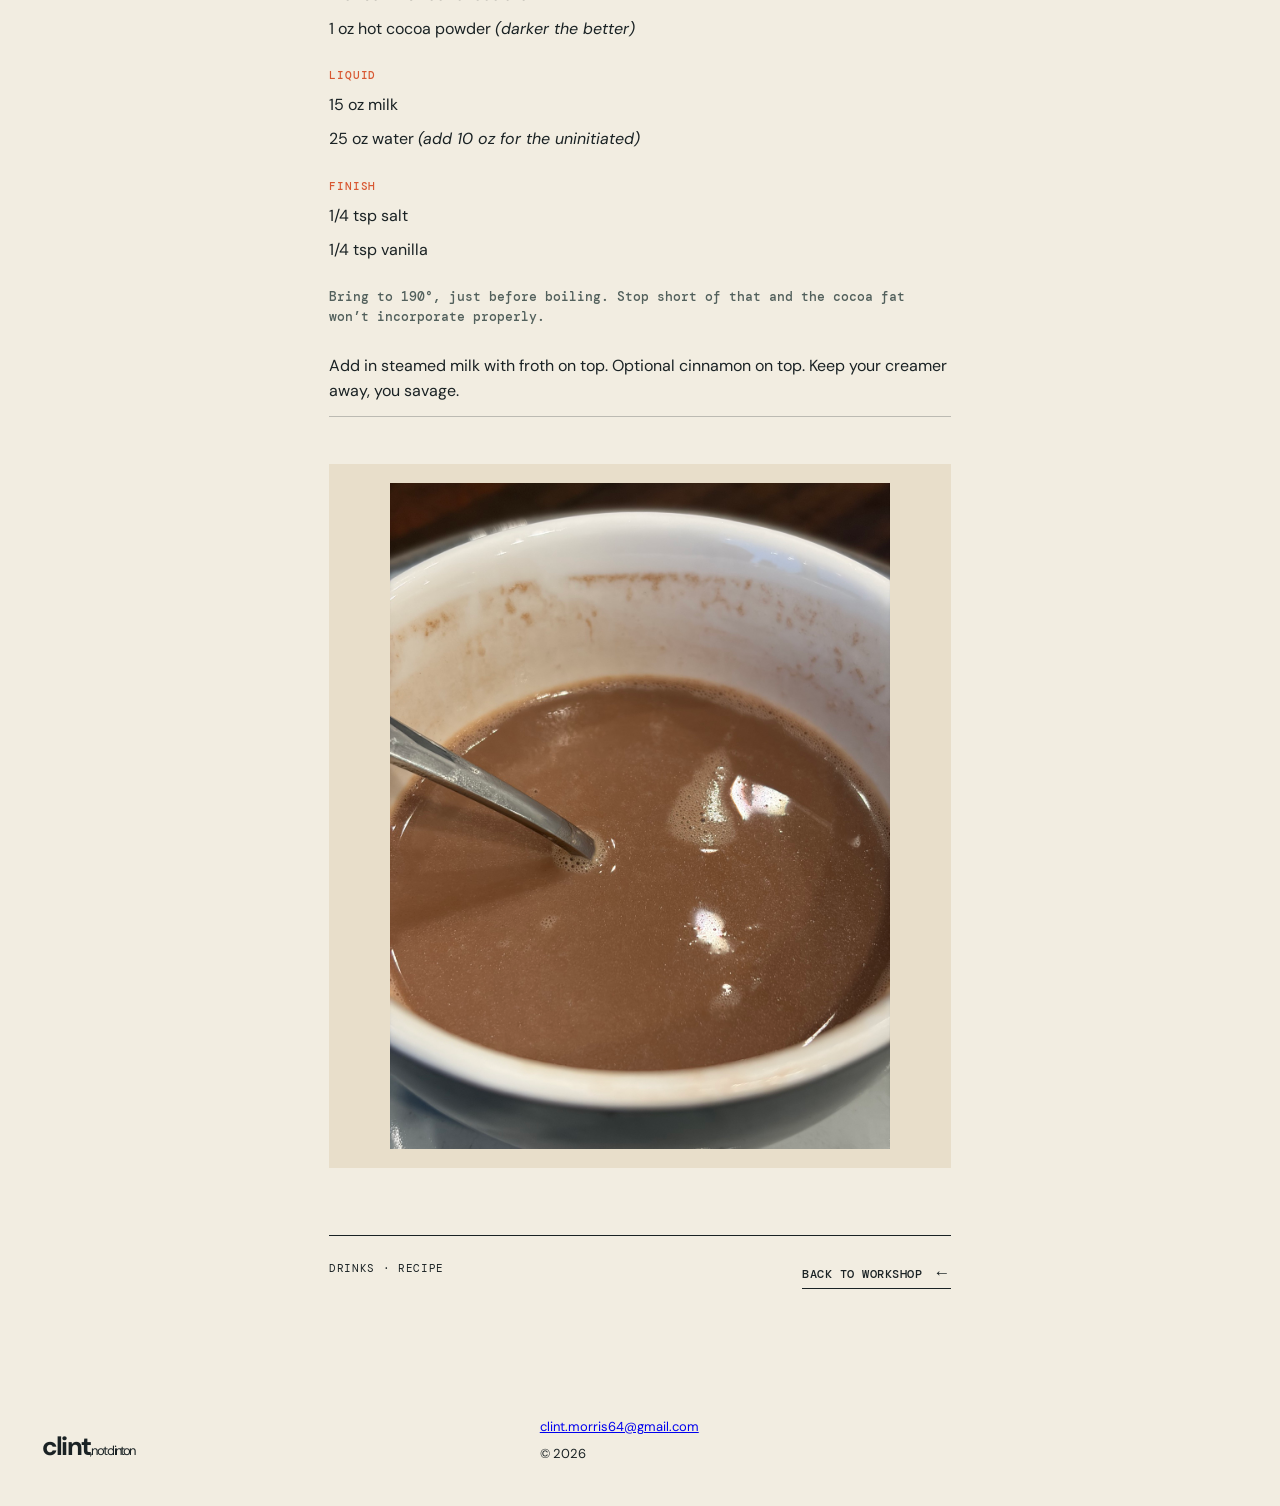
<file: outputs/projects/drinking-chocolate.html>
<!doctype html>
<html lang="en">
  <head>
    <!-- Google tag (gtag.js) -->
    <script async src="https://www.googletagmanager.com/gtag/js?id=G-DGFQCJ4CBD"></script>
    <script>
      window.dataLayer = window.dataLayer || [];
      function gtag(){dataLayer.push(arguments);}
      gtag('js', new Date());
      gtag('config', 'G-DGFQCJ4CBD');
    </script>
    <meta charset="UTF-8" />
    <meta name="viewport" content="width=device-width, initial-scale=1.0" />
    <meta name="description" content="Life is too short for Swiss Miss. Drink chocolate properly." />
    <title>Drinking Chocolate | Clint, not Clinton</title>
    <link rel="preconnect" href="https://fonts.googleapis.com" />
    <link rel="preconnect" href="https://fonts.gstatic.com" crossorigin />
    <link href="https://fonts.googleapis.com/css2?family=DM+Mono:wght@400;500&family=DM+Sans:opsz,wght@9..40,400;9..40,500;9..40,700&family=Playfair+Display:ital,wght@0,600;0,700;1,600&display=swap" rel="stylesheet" />
    <link rel="stylesheet" href="../styles.css" />
    <link rel="stylesheet" href="project.css" />
  </head>
  <body class="project-page">
    <div class="grain" aria-hidden="true"></div>
    <header class="site-header project-header">
      <a class="wordmark" href="../index.html">clint<span>, not clinton</span></a>
      <a class="text-link" href="../index.html#work">All projects <b>←</b></a>
    </header>
    <main>
      <section class="project-hero">
        <p class="eyebrow"><span></span> Drinks · 2026</p>
        <h1>Drinking<br />Chocolate</h1>
        <p class="project-meta">A proper cup</p>
        <p class="project-tagline">Life is too short for Swiss Miss. Drink chocolate properly.</p>
      </section>
      <article class="project-article">
        <figure class="project-feature">
          <img src="../images/drinking-chocolate-foam.jpg" alt="A cup of drinking chocolate topped with steamed milk foam" />
        </figure>
        <section class="recipe" aria-labelledby="recipe-title">
          <h2 id="recipe-title">Milk / White Recipe</h2>
          <h3>Chocolate</h3>
          <ul>
            <li>5 oz milk chocolate</li>
            <li>5 oz white chocolate</li>
            <li>4 oz semi-sweet chocolate</li>
            <li>1 oz hot cocoa powder <em>(darker the better)</em></li>
          </ul>
          <h3>Liquid</h3>
          <ul>
            <li>15 oz milk</li>
            <li>25 oz water <em>(add 10 oz for the uninitiated)</em></li>
          </ul>
          <h3>Finish</h3>
          <ul>
            <li>1/4 tsp salt</li>
            <li>1/4 tsp vanilla</li>
          </ul>
          <p class="recipe-note">Bring to 190°, just before boiling. Stop short of that and the cocoa fat won’t incorporate properly.</p>
          <p>Add in steamed milk with froth on top. Optional cinnamon on top. Keep your creamer away, you savage.</p>
        </section>
        <figure class="project-feature">
          <img src="../images/drinking-chocolate-base.jpg" alt="Rich drinking chocolate before steamed milk is added" />
        </figure>
        <div class="project-end"><span>Drinks · Recipe</span><a class="text-link" href="../index.html#work">Back to workshop <b>←</b></a></div>
      </article>
    </main>
    <footer><a class="wordmark" href="../index.html">clint<span>, not clinton</span></a><div><a href="mailto:clint.morris64@gmail.com">clint.morris64@gmail.com</a><span>© 2026</span></div></footer>
  </body>
</html>
</file>
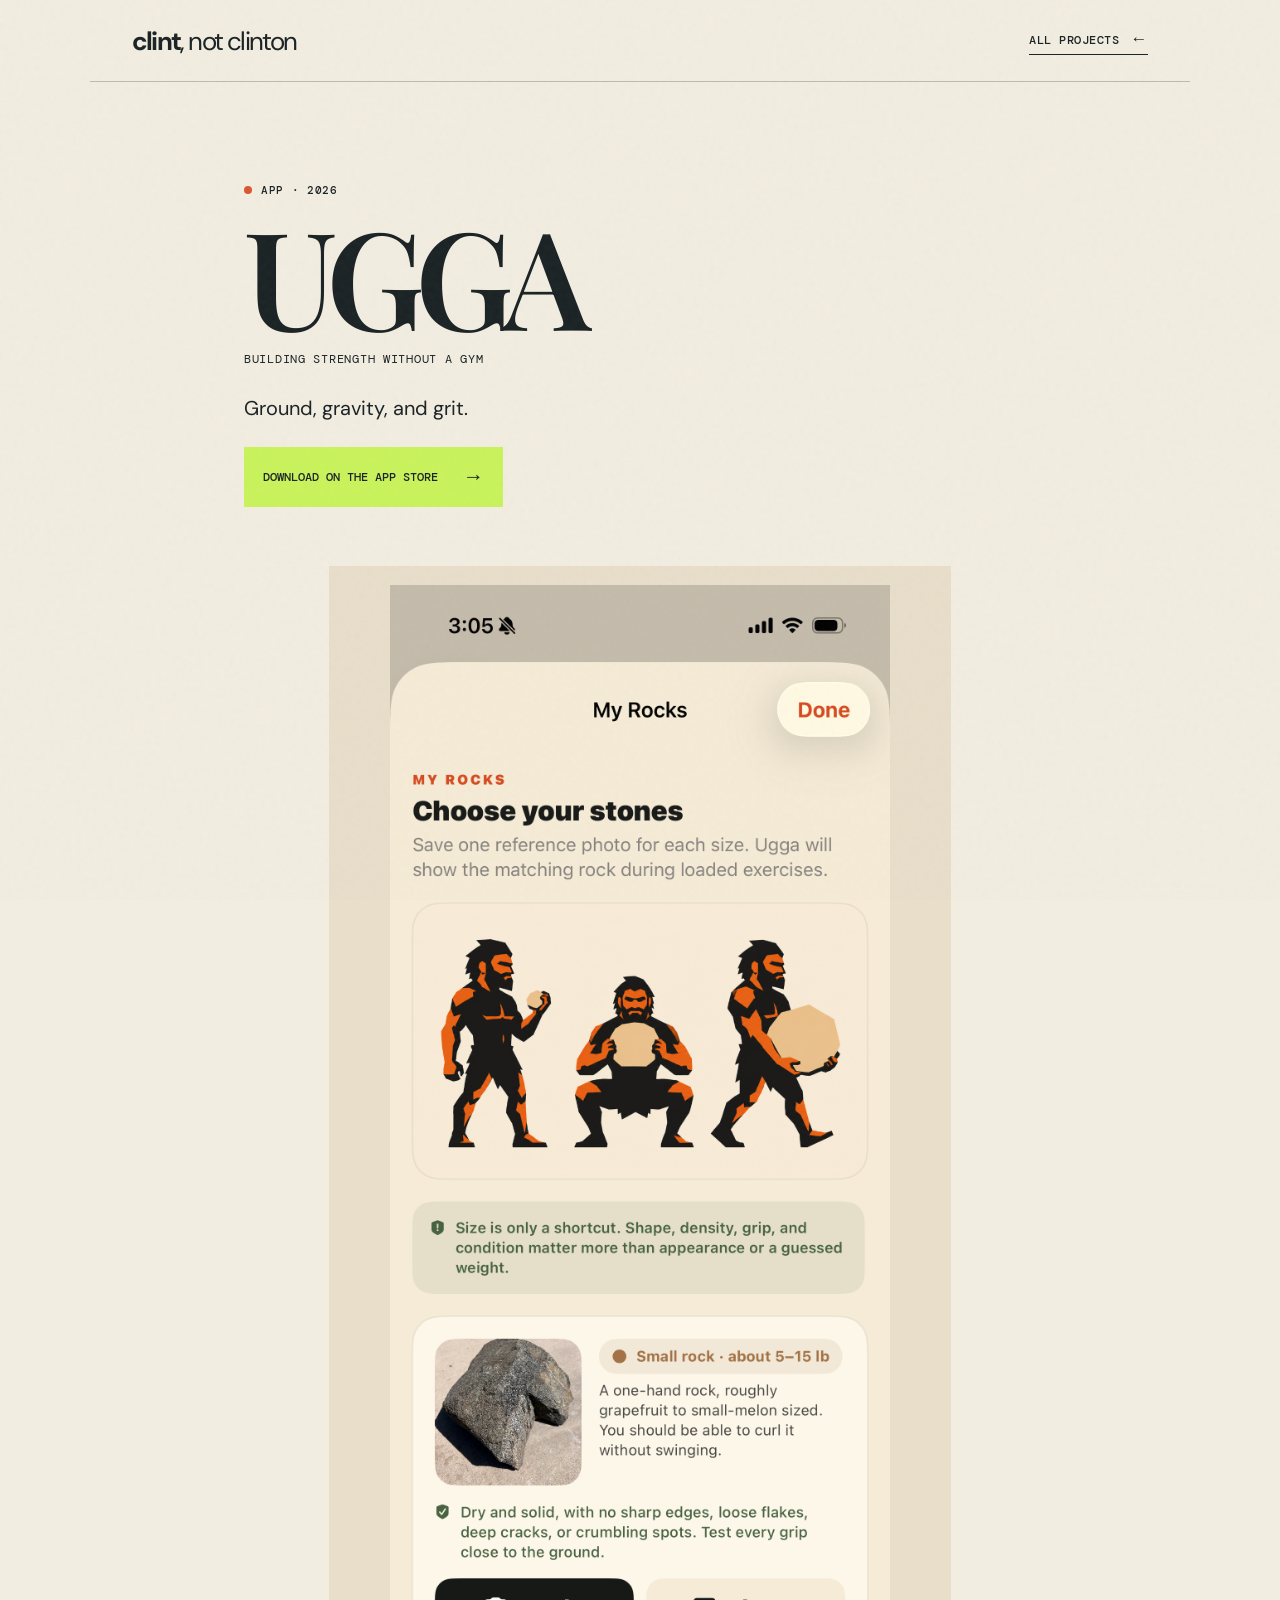
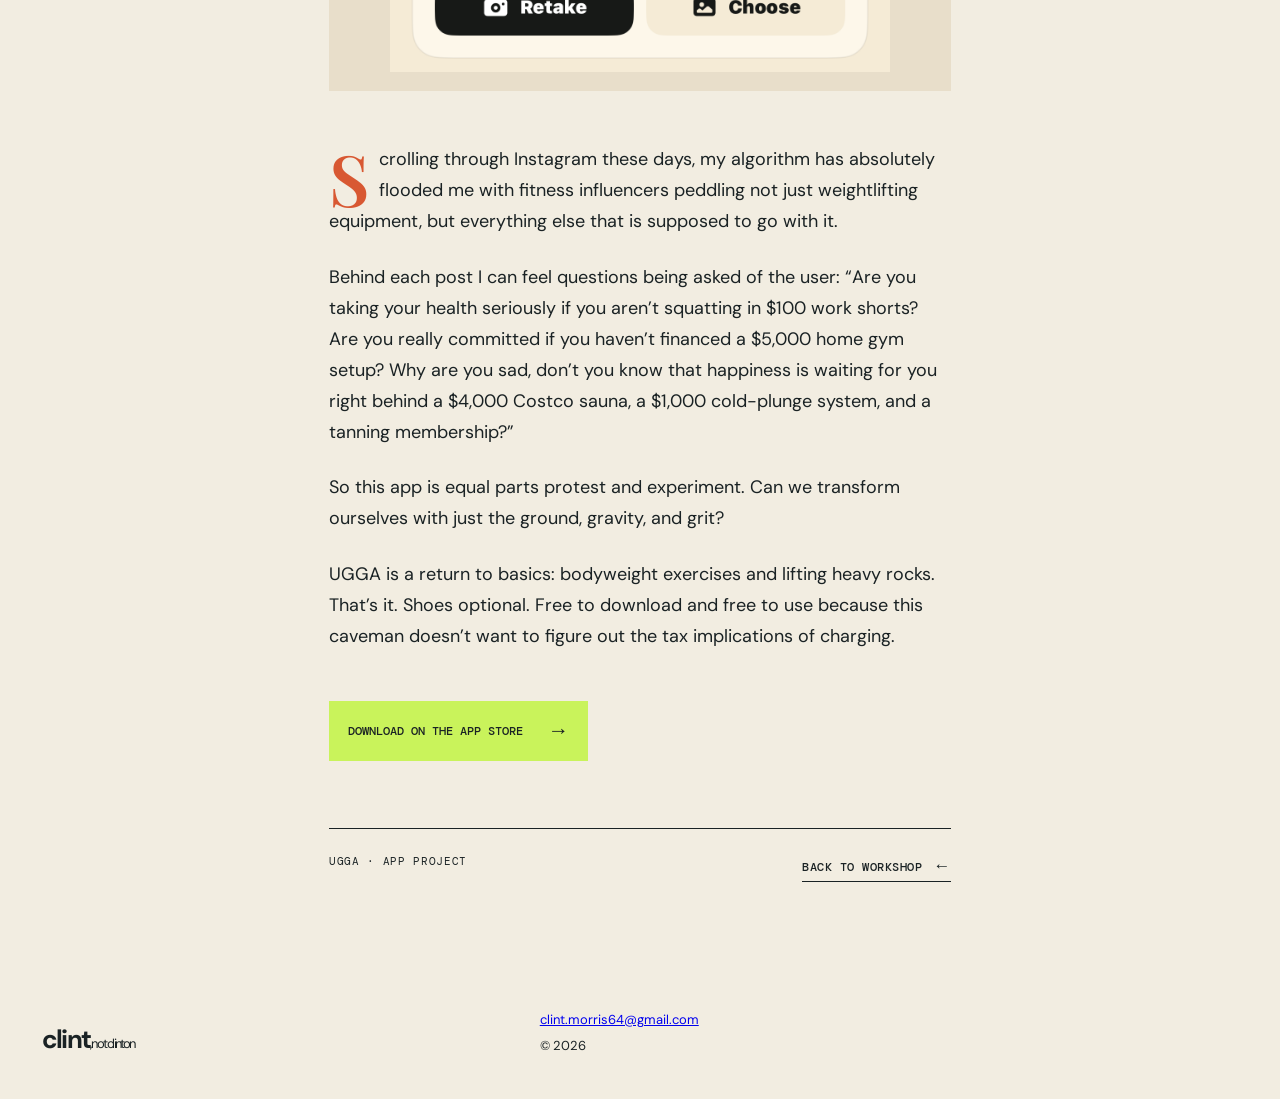
<file: outputs/projects/ugga.html>
<!doctype html>
<html lang="en">
  <head>
    <!-- Google tag (gtag.js) -->
    <script async src="https://www.googletagmanager.com/gtag/js?id=G-DGFQCJ4CBD"></script>
    <script>
      window.dataLayer = window.dataLayer || [];
      function gtag(){dataLayer.push(arguments);}
      gtag('js', new Date());
      gtag('config', 'G-DGFQCJ4CBD');
    </script>
    <meta charset="UTF-8" />
    <meta name="viewport" content="width=device-width, initial-scale=1.0" />
    <meta name="description" content="UGGA: building strength without a gym." />
    <title>UGGA | Clint, not Clinton</title>
    <link rel="preconnect" href="https://fonts.googleapis.com" />
    <link rel="preconnect" href="https://fonts.gstatic.com" crossorigin />
    <link href="https://fonts.googleapis.com/css2?family=DM+Mono:wght@400;500&family=DM+Sans:opsz,wght@9..40,400;9..40,500;9..40,700&family=Playfair+Display:ital,wght@0,600;0,700;1,600&display=swap" rel="stylesheet" />
    <link rel="stylesheet" href="../styles.css" />
    <link rel="stylesheet" href="project.css" />
  </head>
  <body class="project-page">
    <div class="grain" aria-hidden="true"></div>
    <header class="site-header project-header">
      <a class="wordmark" href="../index.html">clint<span>, not clinton</span></a>
      <a class="text-link" href="../index.html#work">All projects <b>←</b></a>
    </header>
    <main>
      <section class="project-hero">
        <p class="eyebrow"><span></span> App · 2026</p>
        <h1>UGGA</h1>
        <p class="project-meta">Building strength without a gym</p>
        <p class="project-tagline">Ground, gravity, and grit.</p>
        <a class="button app-download" href="https://apps.apple.com/us/app/ugga/id6806447571">Download on the App Store <span aria-hidden="true">→</span></a>
      </section>
      <article class="project-article">
        <figure class="project-feature">
          <img src="../images/ugga-my-rocks.png" alt="UGGA's My Rocks screen, showing illustrated cavemen and guidance for choosing a safe training stone" />
        </figure>
        <p>Scrolling through Instagram these days, my algorithm has absolutely flooded me with fitness influencers peddling not just weightlifting equipment, but everything else that is supposed to go with it.</p>
        <p>Behind each post I can feel questions being asked of the user: “Are you taking your health seriously if you aren’t squatting in $100 work shorts? Are you really committed if you haven’t financed a $5,000 home gym setup? Why are you sad, don’t you know that happiness is waiting for you right behind a $4,000 Costco sauna, a $1,000 cold-plunge system, and a tanning membership?”</p>
        <p>So this app is equal parts protest and experiment. Can we transform ourselves with just the ground, gravity, and grit?</p>
        <p>UGGA is a return to basics: bodyweight exercises and lifting heavy rocks. That’s it. Shoes optional. Free to download and free to use because this caveman doesn’t want to figure out the tax implications of charging.</p>
        <a class="button app-download" href="https://apps.apple.com/us/app/ugga/id6806447571">Download on the App Store <span aria-hidden="true">→</span></a>
        <div class="project-end"><span>UGGA · App project</span><a class="text-link" href="../index.html#work">Back to workshop <b>←</b></a></div>
      </article>
    </main>
    <footer><a class="wordmark" href="../index.html">clint<span>, not clinton</span></a><div><a href="mailto:clint.morris64@gmail.com">clint.morris64@gmail.com</a><span>© 2026</span></div></footer>
  </body>
</html>
</file>
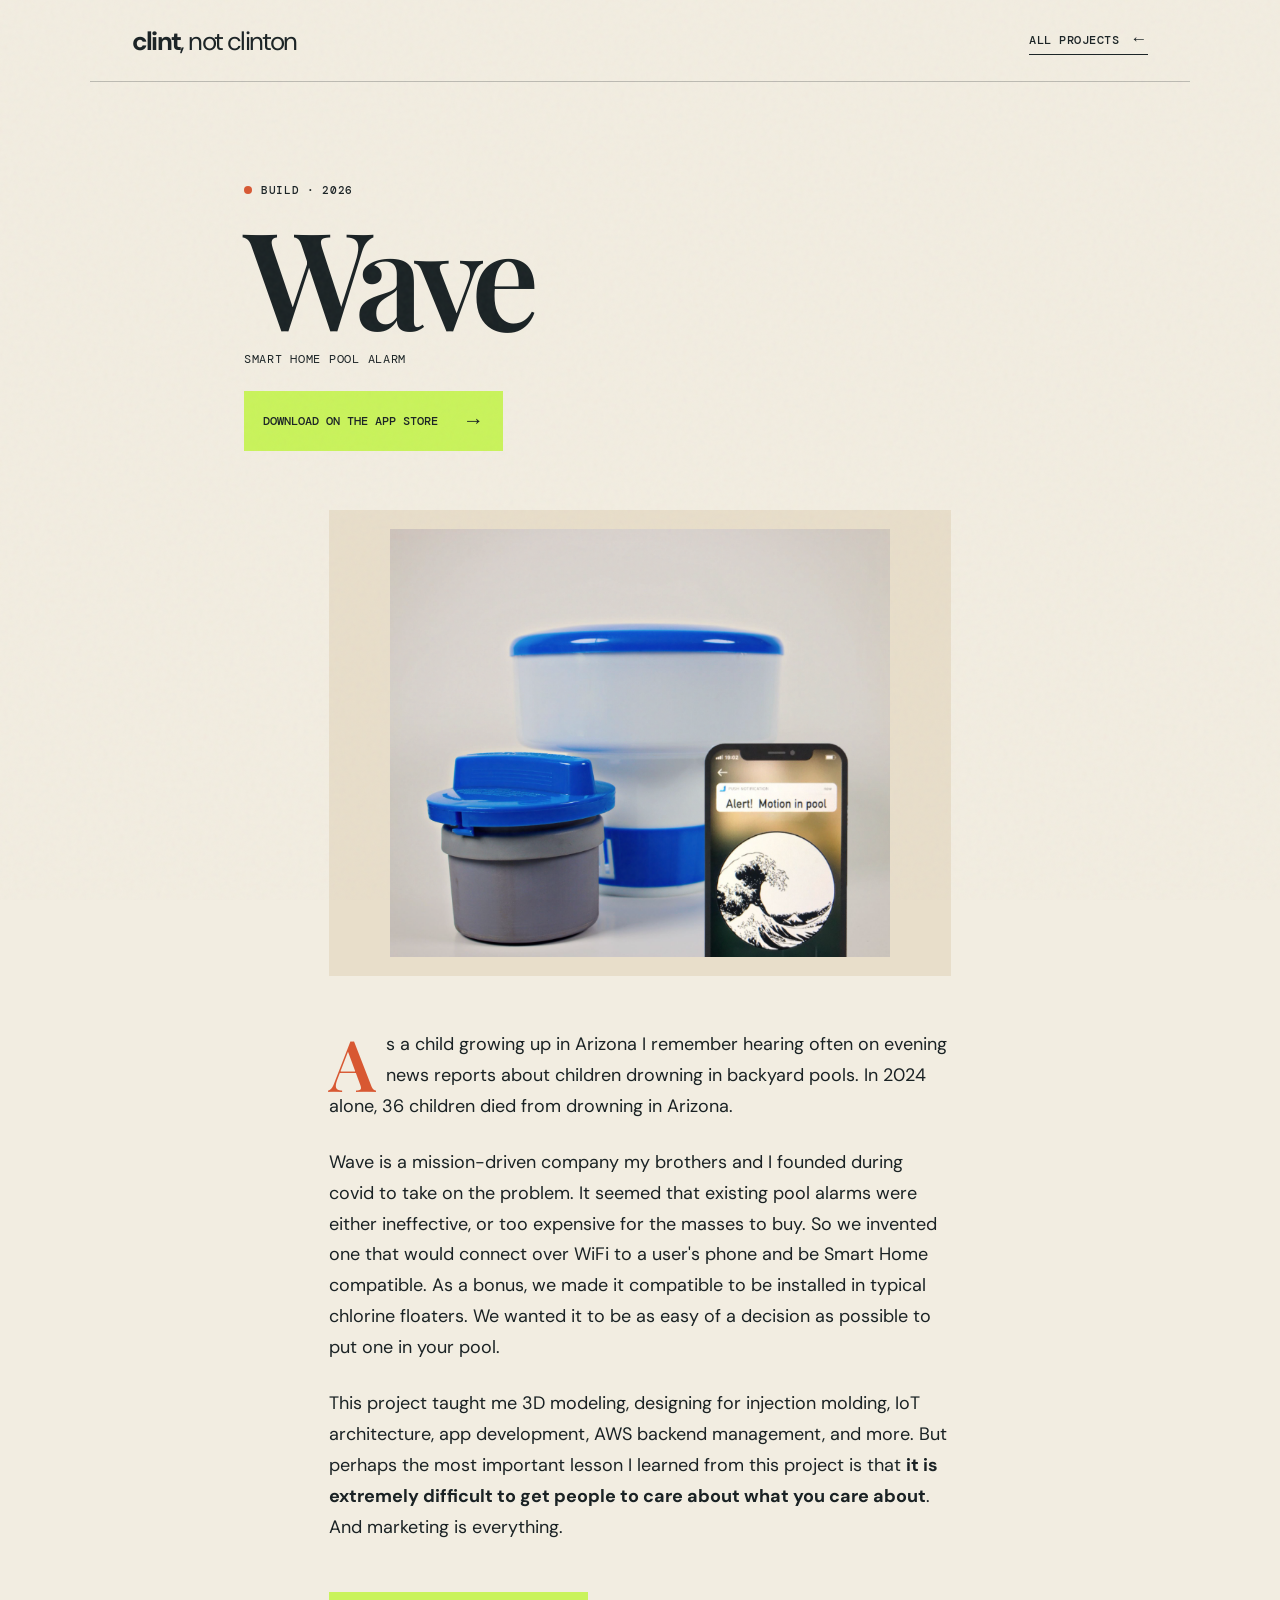
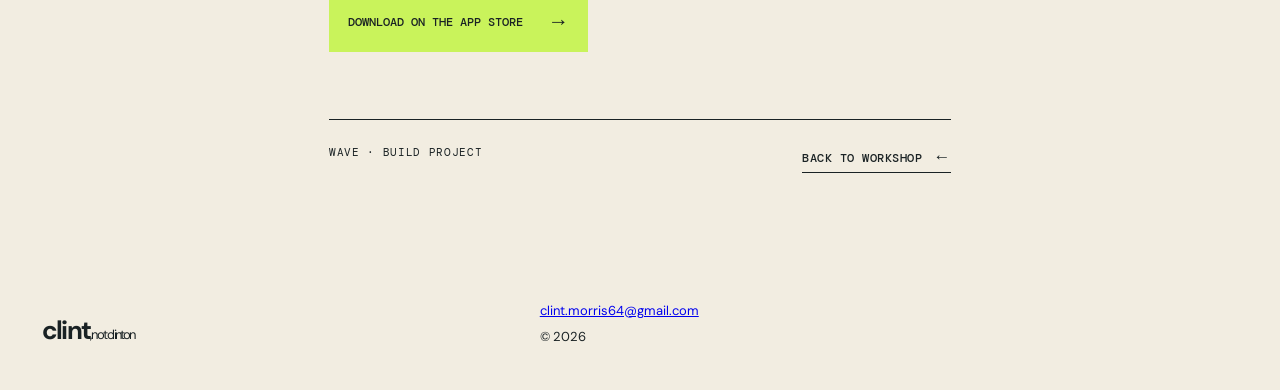
<file: outputs/projects/wave.html>
<!doctype html>
<html lang="en">
  <head>
    <meta charset="UTF-8" />
    <meta name="viewport" content="width=device-width, initial-scale=1.0" />
    <meta name="description" content="Wave: Smart Home Pool Alarm — a project by Clint." />
    <title>Wave: Smart Home Pool Alarm | Clint, not Clinton</title>
    <script async src="https://www.googletagmanager.com/gtag/js?id=G-DGFQCJ4CBD"></script>
    <script>
      window.dataLayer = window.dataLayer || [];
      function gtag(){dataLayer.push(arguments);}
      gtag('js', new Date());
      gtag('config', 'G-DGFQCJ4CBD');
    </script>
    <link rel="preconnect" href="https://fonts.googleapis.com" />
    <link rel="preconnect" href="https://fonts.gstatic.com" crossorigin />
    <link href="https://fonts.googleapis.com/css2?family=DM+Mono:wght@400;500&family=DM+Sans:opsz,wght@9..40,400;9..40,500;9..40,700&family=Playfair+Display:ital,wght@0,600;0,700;1,600&display=swap" rel="stylesheet" />
    <link rel="stylesheet" href="../styles.css" />
    <link rel="stylesheet" href="project.css" />
    <link rel="apple-touch-icon" href="../images/orbital-mark.png" />
    <link rel="icon" href="../images/orbital-mark.svg" type="image/svg+xml" />
  </head>
  <body class="project-page">
    <div class="grain" aria-hidden="true"></div>
    <header class="site-header project-header">
      <a class="wordmark" href="../index.html">clint<span>, not clinton</span></a>
      <a class="text-link" href="index.html">All projects <b>←</b></a>
    </header>
    <main>
      <section class="project-hero">
        <p class="eyebrow"><span></span> Build · 2026</p>
        <h1>Wave</h1>
        <p class="project-meta">Smart Home Pool Alarm</p>
        <a class="button app-download" href="https://apps.apple.com/us/app/wave-smart-home-pool-alarm/id6467104713">Download on the App Store <span aria-hidden="true">→</span></a>
      </section>
      <article class="project-article" aria-label="Wave pool alarm project">
        <figure class="project-feature">
          <img src="../images/wave-pool-alarm.png" alt="Wave smart home pool alarm with a mobile motion alert" />
        </figure>
        <p>As a child growing up in Arizona I remember hearing often on evening news reports about children drowning in backyard pools. In 2024 alone, 36 children died from drowning in Arizona.</p>
        <p>Wave is a mission-driven company my brothers and I founded during covid to take on the problem. It seemed that existing pool alarms were either ineffective, or too expensive for the masses to buy. So we invented one that would connect over WiFi to a user's phone and be Smart Home compatible. As a bonus, we made it compatible to be installed in typical chlorine floaters. We wanted it to be as easy of a decision as possible to put one in your pool.</p>
        <p>This project taught me 3D modeling, designing for injection molding, IoT architecture, app development, AWS backend management, and more. But perhaps the most important lesson I learned from this project is that <strong>it is extremely difficult to get people to care about what you care about</strong>. And marketing is everything.</p>
        <a class="button app-download" href="https://apps.apple.com/us/app/wave-smart-home-pool-alarm/id6467104713">Download on the App Store <span aria-hidden="true">→</span></a>
        <div class="project-end"><span>Wave · Build project</span><a class="text-link" href="../index.html#work">Back to workshop <b>←</b></a></div>
      </article>
    </main>
    <footer><a class="wordmark" href="../index.html">clint<span>, not clinton</span></a><div><a href="mailto:clint.morris64@gmail.com">clint.morris64@gmail.com</a><span>© 2026</span></div></footer>
  </body>
</html>
</file>
<file: outputs/styles.css>
:root{--ink:#1a2224;--paper:#ede7da;--acid:#c9f35b;--rust:#d85832;--line:rgba(26,34,36,.25)}*{box-sizing:border-box}html{scroll-behavior:smooth}body{margin:0;background:var(--paper);color:var(--ink);font-family:"DM Sans",sans-serif}.grain{position:fixed;inset:0;pointer-events:none;z-index:5;opacity:.055;background-image:url("data:image/svg+xml,%3Csvg viewBox='0 0 180 180' xmlns='http://www.w3.org/2000/svg'%3E%3Cfilter id='n'%3E%3CfeTurbulence type='fractalNoise' baseFrequency='.95' numOctaves='2' stitchTiles='stitch'/%3E%3C/filter%3E%3Crect width='100%25' height='100%25' filter='url(%23n)' opacity='.7'/%3E%3C/svg%3E")}.site-header{height:82px;display:flex;align-items:center;justify-content:space-between;max-width:1280px;margin:auto;padding:0 42px;border-bottom:1px solid var(--line)}.wordmark{font:700 26px "DM Sans";letter-spacing:-1.8px;color:var(--ink);text-decoration:none}.wordmark span{font-weight:400}.site-header nav{display:flex;gap:30px}.site-header nav a{color:var(--ink);text-decoration:none;font:500 13px "DM Mono";text-transform:uppercase;letter-spacing:.08em}.site-header nav .active{border-bottom:2px solid var(--rust);padding-bottom:5px}.menu-toggle{display:none;background:none;border:0;font:500 12px "DM Mono";text-transform:uppercase;color:var(--ink)}.hero{max-width:1280px;margin:auto;padding:83px 42px 70px;position:relative;overflow:hidden}.eyebrow,.kicker,.section-label{font:500 11px "DM Mono";letter-spacing:.06em;text-transform:uppercase}.eyebrow{display:flex;align-items:center;gap:9px}.eyebrow span{display:inline-block;width:8px;height:8px;border-radius:50%;background:var(--rust)}.hero-layout{display:grid;grid-template-columns:1fr 280px;gap:50px;align-items:end}.hero h1{font:600 clamp(57px,8.6vw,124px)/.9 "Playfair Display";letter-spacing:-.065em;margin:44px 0 0}.hero h1 em,.subscribe h2 em{font-weight:600;color:var(--rust)}.hero-aside{padding-bottom:11px}.hero-aside p{font-size:16px;line-height:1.5;margin:0 0 25px}.text-link{color:var(--ink);font:500 12px "DM Mono";text-transform:uppercase;letter-spacing:.04em;text-decoration:none;border-bottom:1px solid var(--ink);padding-bottom:5px}.text-link b{font-size:17px;margin-left:4px}.orbital-mark{position:absolute;right:-44px;top:59px;width:192px;height:192px;border:1px solid var(--ink);border-radius:50%;font:11px "DM Mono";padding:68px 0 0 48px}.orbital-ring{position:absolute;width:130px;height:50px;border:1px solid var(--ink);border-radius:50%;left:28px;top:71px;transform:rotate(-28deg)}.orbital-dot{position:absolute;background:var(--rust);width:12px;height:12px;border-radius:50%;top:34px;left:62px}.release{background:var(--ink);color:var(--paper);padding:62px max(42px,calc((100vw - 1196px)/2)) 76px}.release .section-label{color:var(--acid);margin-bottom:38px}.release-grid{display:grid;grid-template-columns:minmax(270px,440px) 1fr;gap:clamp(45px,9vw,150px);align-items:center}.cover-art{height:470px;background:#243a41;position:relative;overflow:hidden;padding:35px;color:#f6f0df;font:600 35px/.9 "Playfair Display";letter-spacing:-.06em}.cover-art p{position:relative;z-index:2;margin:0}.cover-art p span{margin-left:38px}.cover-art small{position:absolute;bottom:32px;letter-spacing:.1em;font:10px "DM Mono";z-index:2}.sun{position:absolute;background:var(--acid);border-radius:50%;width:234px;height:234px;right:-40px;top:-70px;box-shadow:0 0 0 23px rgba(201,243,91,.12)}.planet{position:absolute;border-radius:50%;width:260px;height:260px;background:#d9663f;bottom:-117px;left:-65px}.ship{position:absolute;width:155px;height:2px;top:226px;left:159px;background:#f9eccd;transform:rotate(-25deg);box-shadow:0 0 14px #fff}.ship:after{content:"";position:absolute;right:0;top:-4px;border-left:19px solid #f9eccd;border-top:5px solid transparent;border-bottom:5px solid transparent}.cover-grid{position:absolute;inset:0;background:linear-gradient(90deg,transparent 49.8%,rgba(246,240,223,.24) 50%,transparent 50.2%),linear-gradient(0deg,transparent 49.8%,rgba(246,240,223,.24) 50%,transparent 50.2%);background-size:100% 82px,82px 100%;opacity:.35}.release-copy .kicker{color:var(--acid)}.release h2,.work h2,.subscribe h2{font:600 clamp(42px,5vw,74px)/.93 "Playfair Display";letter-spacing:-.06em;margin:18px 0 22px}.lede{max-width:480px;font-size:17px;line-height:1.55;color:#d9d4c9}.chapter-meta{display:flex;gap:18px;margin:29px 0;font:11px "DM Mono";color:#aeb9b5}.chapter-meta span+span:before{content:"/";margin-right:18px;color:var(--rust)}.button{display:inline-flex;align-items:center;gap:25px;padding:14px 19px;background:var(--acid);color:var(--ink);font:500 12px "DM Mono";text-transform:uppercase;text-decoration:none}.button span{font-size:21px}.chapter{max-width:1280px;margin:auto;padding:89px 42px 94px;border-bottom:1px solid var(--line);display:grid;grid-template-columns:1fr 2.2fr .7fr;gap:35px}.chapter-number{font:12px "DM Mono";letter-spacing:.1em}.chapter-number strong{font:400 79px/.8 "Playfair Display";letter-spacing:-.07em;display:block;margin-top:15px}.chapter-excerpt{max-width:600px}.chapter-excerpt .opening{font:600 clamp(25px,3vw,38px)/1.15 "Playfair Display";letter-spacing:-.04em;margin:14px 0 32px}.chapter-note{border-left:1px solid var(--line);padding:5px 0 0 20px;align-self:end}.chapter-note span{color:var(--rust);font:18px "DM Mono"}.chapter-note p{font-size:13px;line-height:1.4}.work{max-width:1280px;margin:auto;padding:80px 42px}.section-heading{display:flex;justify-content:space-between;align-items:end;margin-bottom:38px}.section-heading h2{margin:13px 0 0}.project-grid{display:grid;grid-template-columns:1.1fr 1fr 1fr;gap:20px}.project-image{height:282px;position:relative;overflow:hidden}.project-info p{font:10px "DM Mono";letter-spacing:.07em;margin:13px 0 6px}.project-info h3{font:600 22px "Playfair Display";letter-spacing:-.035em;margin:0}.project-one .project-image{background:#b2c4bc}.wire-sculpture{position:absolute;width:150px;height:235px;border:2px solid #202c32;border-radius:47% 53% 39% 61%;left:50%;top:34px;transform:translateX(-50%) rotate(18deg);box-shadow:37px -19px 0 -1px #b2c4bc,37px -19px 0 1px #202c32,19px 44px 0 -1px #b2c4bc,19px 44px 0 1px #202c32}.project-two .project-image{background:#d64f2d}.wood-block{width:150px;height:195px;position:absolute;left:35%;top:61px;background:#c79b6a;transform:rotate(-13deg);box-shadow:14px 17px 0 #9e6845}.wood-sun{position:absolute;width:73px;height:73px;border:5px solid var(--acid);border-radius:50%;top:45px;right:31px}.project-three .project-image{background:var(--acid);padding:27px}.project-three .project-image span{position:relative;font:600 44px/.75 "DM Mono";letter-spacing:-.1em}.zine-lines{position:absolute;left:0;right:0;bottom:32px;height:42px;background:repeating-linear-gradient(0deg,transparent 0 5px,var(--ink) 6px 8px,transparent 9px 13px);opacity:.85}.notes{max-width:1280px;margin:auto;padding:0 42px 80px}.notes .section-label{margin-bottom:25px}.notes-list{border-top:1px solid var(--ink)}.notes-list a{display:grid;grid-template-columns:100px 1fr 25px;gap:18px;align-items:center;border-bottom:1px solid var(--line);padding:21px 0;color:var(--ink);text-decoration:none;font:600 clamp(19px,2.3vw,28px) "Playfair Display";letter-spacing:-.035em}.note-date{font:11px "DM Mono";letter-spacing:.05em}.notes-list b{font:500 23px "DM Mono"}.subscribe{background:var(--rust);padding:76px max(42px,calc((100vw - 1196px)/2));display:grid;grid-template-columns:1fr 380px;gap:70px;align-items:end}.subscribe h2{color:#fff7e7;margin-top:21px}.subscribe label,.form-note{display:block;font:11px "DM Mono";letter-spacing:.04em}.email-row{display:flex;border-bottom:1px solid var(--ink);margin:14px 0 12px}.email-row input{flex:1;min-width:0;padding:13px 0;background:transparent;border:0;outline:0;font:17px "DM Sans";color:var(--ink)}.email-row input::placeholder{color:rgba(26,34,36,.64)}.email-row button{border:0;background:transparent;font-size:30px;cursor:pointer;color:var(--ink)}.form-note{margin:0}footer{max-width:1280px;margin:auto;padding:38px 42px 43px;display:grid;grid-template-columns:1.4fr 1fr 1fr;gap:30px;align-items:end}footer p,footer a,footer span{font-size:13px;line-height:1.5;margin:0}footer div{display:flex;flex-direction:column;gap:7px;align-items:start}.toast{position:fixed;right:23px;bottom:23px;background:var(--ink);color:var(--paper);padding:16px 20px;font:12px "DM Mono";transform:translateY(100px);opacity:0;transition:.3s;z-index:8}.toast.show{transform:translateY(0);opacity:1}@media(max-width:700px){.site-header{height:68px;padding:0 20px}.wordmark{font-size:22px}.site-header nav{display:none}.menu-toggle{display:block}.menu-toggle i{display:inline-block;width:13px;border-top:1px solid;margin-left:7px;vertical-align:middle}.site-header nav.open{display:flex;position:absolute;top:68px;left:0;right:0;z-index:6;background:var(--paper);padding:20px;flex-direction:column;gap:19px;border-bottom:1px solid var(--line)}.hero{padding:56px 20px 60px}.hero-layout{display:block}.hero h1{font-size:57px;margin-top:34px}.hero-aside{max-width:300px;margin-top:36px}.orbital-mark{width:120px;height:120px;right:-32px;top:45px;padding:42px 0 0 28px;font-size:8px}.orbital-ring{width:84px;height:30px;left:17px;top:44px}.orbital-dot{top:20px;left:40px;width:8px;height:8px}.release{padding:46px 20px 54px}.release-grid{grid-template-columns:1fr;gap:37px}.cover-art{height:380px}.release h2{font-size:54px}.chapter{padding:58px 20px;display:block}.chapter-number strong{font-size:60px}.chapter-excerpt{margin-top:42px}.chapter-note{margin-top:45px}.work{padding:57px 20px}.section-heading{display:block}.section-heading .text-link{display:inline-block;margin-top:20px}.project-grid{grid-template-columns:1fr;gap:34px}.project-image{height:270px}.notes{padding:0 20px 60px}.notes-list a{grid-template-columns:66px 1fr 18px;font-size:20px}.subscribe{padding:56px 20px;display:block}.subscribe form{margin-top:43px}footer{padding:30px 20px;display:flex;flex-direction:column;align-items:flex-start;gap:22px}}
</file>
<file: outputs/card-overrides.css>
.project-three .project-image {
  background: transparent;
  padding: 0;
}

.project-three .project-image img {
  display: block;
  position: absolute;
  inset: 0;
  width: 100% !important;
  height: 100% !important;
  object-fit: cover;
  object-position: center;
}

.cover-art {
  display: block;
  isolation: isolate;
  padding: 0;
  background: #243a41;
  text-decoration: none;
}

.cover-art > img {
  position: absolute;
  inset: 0;
  z-index: 0;
  width: 100%;
  height: 100%;
  object-fit: contain;
  object-position: center;
  transition: transform 500ms ease;
}

.cover-art::after {
  content: "";
  position: absolute;
  inset: 0;
  z-index: 1;
  background: linear-gradient(180deg, rgba(15, 23, 27, 0.5), transparent 56%, rgba(15, 23, 27, 0.28));
}

.cover-art p {
  margin: 35px;
}

.cover-art small {
  left: 35px;
}

.cover-art:hover > img,
.cover-art:focus-visible > img {
  transform: scale(1.03);
}

.project-info .project-description {
  margin: 8px 0 0;
  color: #52605c;
  font: 400 14px/1.4 "DM Sans";
  letter-spacing: 0;
}

.project-link {
  display: block;
  color: inherit;
  text-decoration: none;
}

.project-link .project-image img {
  transition: transform 350ms ease;
}

.project-link:hover .project-image img,
.project-link:focus-visible .project-image img {
  transform: scale(1.03);
}

.project-link:focus-visible {
  outline: 2px solid var(--rust);
  outline-offset: 5px;
}

.release-chapter {
  margin: -10px 0 20px;
  color: var(--acid);
  font: 500 13px "DM Mono", monospace;
  letter-spacing: .05em;
  text-transform: uppercase;
}

.release-countdown {
  display: grid;
  grid-template-columns: auto 1fr auto;
  align-items: baseline;
  gap: 20px;
  margin: -19px 0 38px;
  padding: 15px 0;
  border-top: 1px solid rgba(246, 240, 223, .32);
  border-bottom: 1px solid rgba(246, 240, 223, .32);
  color: var(--paper);
  font-family: "DM Mono", monospace;
  letter-spacing: .06em;
  text-transform: uppercase;
}

.release-countdown > span,
.release-countdown small {
  color: #aeb9b5;
  font-size: 10px;
}

.release-countdown strong {
  color: var(--acid);
  font-size: clamp(18px, 2.3vw, 28px);
  font-weight: 500;
  letter-spacing: .03em;
  text-align: center;
}

.orbital-mark {
  padding: 0;
}

.orbital-mark > span {
  position: absolute;
  top: 33px;
  left: 43px;
  line-height: 1.25;
}

.orbital-dot {
  top: 56px;
  left: 105px;
}

@media (min-width: 821px) {
  .project-grid {
    grid-template-columns: repeat(2, minmax(0, 1fr));
  }
}

@media (max-width: 700px) {
  .release-countdown {
    grid-template-columns: 1fr;
    gap: 7px;
    margin: -13px 0 31px;
  }

  .release-countdown strong {
    text-align: left;
  }

  .orbital-mark > span {
    top: 19px;
    left: 25px;
  }

  .orbital-dot {
    top: 36px;
    left: 67px;
  }
}
.series-premise { max-width: 560px; }
.latest-chapter-link { display: inline-block; margin: 18px 0 0 16px; color: var(--paper); font: 500 11px "DM Mono", monospace; letter-spacing: .04em; text-decoration: underline; text-underline-offset: 4px; }
@media (max-width: 700px) { .latest-chapter-link { margin: 18px 0 0; } }
</file>
<file: outputs/chapters/library.css>
.chapters-page {
  background: #f2ede1;
}

.chapters-header {
  max-width: 1100px;
}

.chapters-hero,
.chapters-list {
  max-width: 860px;
  margin: 0 auto;
}

.chapters-hero {
  padding: 90px 34px 48px;
}

.chapters-hero h1 {
  margin: 18px 0 0;
  font: 600 clamp(58px, 9vw, 110px)/.9 "Playfair Display", serif;
  letter-spacing: -.07em;
}

.chapters-intro {
  max-width: 600px;
  margin: 24px 0 0;
  color: #52605c;
  font-size: 16px;
  line-height: 1.6;
}

.chapters-list {
  padding: 0 34px 90px;
}

.chapter-library-entry {
  display: grid;
  grid-template-columns: 125px 1fr auto;
  gap: 25px;
  align-items: center;
  padding: 30px 0;
  border-top: 1px solid var(--ink);
}

.chapter-library-entry:last-child {
  border-bottom: 1px solid var(--ink);
}

.chapter-library-number,
.chapter-library-meta {
  margin: 0;
  font: 11px "DM Mono", monospace;
  letter-spacing: .06em;
  text-transform: uppercase;
}

.chapter-library-number {
  color: var(--rust);
}

.chapter-library-entry h2 {
  margin: 7px 0 10px;
  font: 600 clamp(30px, 4vw, 48px)/.95 "Playfair Display", serif;
  letter-spacing: -.055em;
}

.chapter-library-entry p:not(.chapter-library-number):not(.chapter-library-meta) {
  max-width: 470px;
  margin: 0;
  color: #52605c;
  font-size: 15px;
  line-height: 1.5;
}

.chapter-library-entry.coming-soon {
  color: #52605c;
}

.chapter-library-entry.coming-soon h2 {
  color: var(--ink);
}

.chapter-library-entry.coming-soon .chapter-library-number {
  color: #52605c;
}

.chapter-library-status {
  padding: 11px 13px;
  color: var(--ink);
  background: var(--acid);
  font: 500 10px "DM Mono", monospace;
  letter-spacing: .06em;
  text-transform: uppercase;
}

.chapter-entry-actions {
  display: flex;
  flex-direction: column;
  align-items: flex-start;
  gap: 14px;
}

.chapter-entry-actions .text-link {
  font-size: 10px;
}

@media (max-width: 700px) {
  .chapters-hero {
    padding: 58px 20px 39px;
  }

  .chapters-list {
    padding: 0 20px 62px;
  }

  .chapter-library-entry {
    grid-template-columns: 1fr;
    gap: 12px;
  }

  .chapter-library-entry .button,
  .chapter-library-status {
    justify-self: start;
  }

  .chapter-entry-actions {
    justify-self: start;
  }
}
</file>
<file: outputs/projects/project.css>
.project-page {
  background: #f2ede1;
}

.project-message { margin-top: 48px; padding-top: 24px; border-top: 1px solid var(--line); }
.project-message h2 { font: 600 32px "Playfair Display", serif; }
.project-message label { display: block; margin-bottom: 10px; font: 12px "DM Mono", monospace; }
.project-message textarea { display: block; width: 100%; box-sizing: border-box; resize: vertical; padding: 14px; color: var(--ink); background: var(--paper); border: 1px solid var(--ink); font: 16px/1.5 "DM Sans", sans-serif; }
.project-message p { font: 14px/1.5 "DM Sans", sans-serif; overflow-wrap: anywhere; }
.project-message a { color: inherit; }
.project-message button { border: 0; cursor: pointer; }
.project-message textarea:focus-visible, .project-message button:focus-visible { outline: 2px solid var(--rust); outline-offset: 3px; }

.app-download {
  margin-top: 24px;
  max-width: 100%;
  line-height: 1.5;
}

.projects-page {
  background: #f2ede1;
}

.project-header {
  max-width: 1100px;
}

.projects-hero {
  max-width: 1100px;
  margin: 0 auto;
  padding: 86px 34px 48px;
}

.projects-hero h1 {
  margin: 18px 0 0;
  font: 600 clamp(58px, 9vw, 110px)/.9 "Playfair Display", serif;
  letter-spacing: -.07em;
}

.projects-list {
  max-width: 1100px;
  margin: 0 auto;
  padding: 0 34px 90px;
}

.project-hero {
  max-width: 860px;
  margin: 0 auto;
  padding: 90px 34px 52px;
}

.project-hero h1 {
  max-width: 700px;
  margin: 19px 0 17px;
  font: 600 clamp(68px, 11vw, 136px) /.87 "Playfair Display";
  letter-spacing: -.07em;
}

.project-meta {
  margin: 0;
  font: 12px "DM Mono", monospace;
  letter-spacing: .06em;
  text-transform: uppercase;
}

.project-tagline {
  max-width: 480px;
  margin: 27px 0 0;
  font-size: 20px;
  line-height: 1.45;
}

.project-article {
  max-width: 690px;
  margin: 0 auto;
  padding: 0 34px 90px;
}

.project-feature {
  margin: 7px 0 53px;
  padding: 19px;
  background: #e8deca;
}

.project-feature img {
  display: block;
  width: 100%;
  max-width: 500px;
  margin: 0 auto;
}

.project-article > p {
  margin: 0 0 25px;
  font: 18px/1.72 "DM Sans", sans-serif;
}

.project-article > p:first-of-type:first-letter {
  float: left;
  margin: 9px 10px 0 0;
  color: var(--rust);
  font: 600 71px/.69 "Playfair Display";
}

.recipe {
  margin: 47px 0;
  padding: 29px 0 3px;
  border-top: 2px solid var(--ink);
  border-bottom: 1px solid var(--line);
}

.recipe h2 {
  margin: 0 0 22px;
  font: 600 clamp(32px, 5vw, 45px)/1 "Playfair Display", serif;
  letter-spacing: -.05em;
}

.recipe h3 {
  margin: 27px 0 11px;
  color: var(--rust);
  font: 500 11px "DM Mono", monospace;
  letter-spacing: .08em;
  text-transform: uppercase;
}

.recipe ul {
  margin: 0;
  padding: 0;
  list-style: none;
}

.recipe li,
.recipe p {
  margin: 0 0 9px;
  font: 16px/1.55 "DM Sans", sans-serif;
}

.recipe .recipe-note {
  margin: 24px 0 27px;
  color: #52605c;
  font: 500 13px/1.55 "DM Mono", monospace;
}

.project-end {
  display: flex;
  justify-content: space-between;
  gap: 20px;
  margin-top: 67px;
  padding-top: 25px;
  border-top: 1px solid var(--ink);
  font: 11px "DM Mono", monospace;
  letter-spacing: .06em;
  text-transform: uppercase;
}

.project-link {
  display: block;
  color: inherit;
  text-decoration: none;
}

.project-link .project-image img {
  transition: transform 350ms ease;
}

.project-link:hover .project-image img,
.project-link:focus-visible .project-image img {
  transform: scale(1.03);
}

.project-link:focus-visible {
  outline: 2px solid var(--rust);
  outline-offset: 5px;
}

@media (max-width: 700px) {
  .projects-hero {
    padding: 58px 20px 39px;
  }

  .projects-list {
    padding: 0 20px 62px;
  }

  .project-hero {
    padding: 58px 20px 44px;
  }

  .project-article {
    padding: 0 20px 62px;
  }

  .project-feature {
    margin-bottom: 41px;
    padding: 12px;
  }

  .project-article > p {
    font-size: 17px;
  }

  .project-end {
    align-items: flex-start;
    flex-direction: column;
  }

  .recipe {
    margin: 38px 0;
  }
}
</file>
<file: outputs/about.css>
.about-page{max-width:1280px;margin:auto;padding:0 42px 90px}.about-hero{min-height:560px;padding:76px 0 82px;display:grid;grid-template-columns:minmax(0,1.3fr) minmax(270px,.7fr);gap:clamp(48px,8vw,120px);align-items:center;border-bottom:1px solid var(--line)}.about-intro h1{max-width:760px;font:600 clamp(54px,7.4vw,100px)/.94 "Playfair Display";letter-spacing:-.065em;margin:39px 0 28px}.about-lede{max-width:650px;font-size:19px;line-height:1.6;margin:0;color:#43494a}.about-mark{position:relative;margin:0;aspect-ratio:1;background:var(--ink);display:grid;place-items:center;overflow:hidden}.about-mark:before,.about-mark:after{content:"";position:absolute;width:78%;height:34%;border:1px solid rgba(237,231,218,.35);border-radius:50%;transform:rotate(-31deg)}.about-mark:after{width:92%;height:45%;transform:rotate(29deg)}.about-mark img{position:relative;z-index:1;width:53%;height:auto;mix-blend-mode:screen}.about-mark figcaption{position:absolute;z-index:2;left:22px;bottom:20px;color:var(--paper);font:10px "DM Mono";letter-spacing:.08em}.about-work{padding:76px 0 84px;display:grid;grid-template-columns:.8fr 1.2fr;gap:60px}.about-section-heading h2{font:600 clamp(38px,4.5vw,58px)/1 "Playfair Display";letter-spacing:-.055em;margin:15px 0}.about-links{border-top:1px solid var(--ink)}.about-link{display:grid;grid-template-columns:42px 1fr 24px;gap:17px;align-items:start;padding:23px 0;border-bottom:1px solid var(--line);color:var(--ink);text-decoration:none}.about-link-number{padding-top:5px;color:var(--rust);font:12px "DM Mono"}.about-link strong{display:block;font:600 25px "Playfair Display";letter-spacing:-.03em}.about-link small{display:block;max-width:520px;margin-top:7px;font:14px/1.5 "DM Sans";color:#555b5b}.about-link>b{font:20px "DM Mono";transition:transform .2s}.about-link:hover>b,.about-link:focus-visible>b{transform:translate(3px,-3px)}.about-contact{padding:29px 0 5px;border-top:1px solid var(--line);display:grid;grid-template-columns:1fr 1.2fr auto;gap:25px;align-items:center}.about-contact p{margin:0}.about-contact>p:nth-child(2){font:600 23px "Playfair Display"}.about-contact .text-link{justify-self:end}@media(max-width:700px){.about-page{padding:0 20px 62px}.about-hero{min-height:unset;padding:58px 0 56px;grid-template-columns:1fr;gap:38px}.about-intro h1{font-size:58px;margin:32px 0 22px}.about-lede{font-size:17px}.about-mark{width:min(100%,370px);justify-self:center}.about-work{padding:55px 0 60px;grid-template-columns:1fr;gap:22px}.about-section-heading h2{font-size:44px}.about-link{grid-template-columns:32px 1fr 20px;gap:11px;padding:20px 0}.about-link strong{font-size:23px}.about-contact{grid-template-columns:1fr;gap:13px;padding-top:23px}.about-contact .text-link{justify-self:start;margin-top:6px}}
</file>
<file: outputs/about-photo.css>
.about-mark:before,
.about-mark:after {
  content: none;
}

.about-mark img {
  display: block;
  width: 100%;
  height: 100%;
  object-fit: cover;
  object-position: center 44%;
}
</file>
<file: outputs/chapters/reader.css>
.reader-page{background:#f2ede1}.reader-header{max-width:1100px}.reader-hero{max-width:860px;margin:0 auto;padding:90px 34px 62px}.reader-chapter{font:500 13px "DM Mono";letter-spacing:.12em;text-transform:uppercase;margin:64px 0 6px}.reader-chapter strong{font:400 76px/.75 "Playfair Display";letter-spacing:-.07em;margin-left:12px}.reader-hero h1{font:600 clamp(68px,11vw,136px)/.87 "Playfair Display";letter-spacing:-.07em;margin:22px 0}.reader-meta{font:12px "DM Mono";letter-spacing:.06em;text-transform:uppercase}.reader-content{max-width:690px;margin:0 auto;padding:0 34px 90px}.chapter-prelude{border-top:2px solid var(--ink);border-bottom:1px solid var(--line);padding:27px 0 24px;font:14px/1.65 "DM Mono"}.chapter-prelude p{margin:0 0 13px}.chapter-prelude p:last-child{margin-bottom:0}.prelude-label{color:var(--rust);font-size:10px!important;letter-spacing:.1em;text-transform:uppercase;margin-bottom:17px!important}.reader-content blockquote{border-left:3px solid var(--rust);margin:58px 0 53px;padding:3px 0 3px 21px;font:600 28px/1.13 "Playfair Display";letter-spacing:-.04em}.reader-content cite{display:block;margin-top:13px;font:11px "DM Mono";letter-spacing:.05em;text-transform:uppercase}.story-text p{font:18px/1.72 "DM Sans";margin:0 0 25px}.story-text p:first-child:first-letter{font:600 71px/.69 "Playfair Display";float:left;margin:9px 10px 0 0;color:var(--rust)}.chapter-end{margin-top:67px;padding-top:25px;border-top:1px solid var(--ink);display:flex;align-items:center;justify-content:space-between;gap:20px;font:11px "DM Mono";letter-spacing:.06em;text-transform:uppercase}.chapter-end .button{white-space:nowrap}@media(max-width:700px){.reader-hero{padding:58px 20px 46px}.reader-content{padding:0 20px 62px}.reader-chapter{margin-top:46px}.reader-chapter strong{font-size:58px}.reader-content blockquote{font-size:24px;margin:42px 0}.story-text p{font-size:17px}.chapter-end{align-items:flex-start;flex-direction:column}.chapter-end .button{font-size:10px}}
</file>
<file: outputs/chapters/reader-overrides.css>
.reader-artwork {
  position: relative;
  width: calc(100% - 68px);
  max-width: 860px;
  aspect-ratio: 1.85;
  margin: 40px auto 0;
  overflow: hidden;
  background: var(--ink);
}

.reader-artwork img {
  display: block;
  width: 58%;
  height: 100%;
  object-fit: contain;
  object-position: left center;
}

.reader-artwork::after {
  position: absolute;
  inset: 0;
  background: linear-gradient(90deg, transparent 32%, rgba(26, 34, 36, .52) 54%, var(--ink) 78%);
  content: "";
  pointer-events: none;
}

.reader-artwork figcaption {
  position: absolute;
  z-index: 1;
  top: 50%;
  right: 6%;
  width: 36%;
  color: var(--paper);
  transform: translateY(-50%);
}

.reader-artwork .chapter-cover-number {
  margin: 0 0 15px;
  color: var(--acid);
  font: 500 11px "DM Mono", monospace;
  letter-spacing: .12em;
}

.reader-artwork h1 {
  margin: 0;
  font: 600 clamp(48px, 7vw, 82px)/.9 "Playfair Display", serif;
  letter-spacing: -.07em;
}

.reader-hero {
  padding-top: 30px;
  padding-bottom: 44px;
}

.chapter-countdown {
  display: grid;
  grid-template-columns: auto 1fr auto;
  align-items: baseline;
  gap: 18px;
  margin-top: 62px;
  padding: 17px 0;
  border-top: 2px solid var(--ink);
  border-bottom: 1px solid var(--line);
  font-family: "DM Mono", monospace;
  letter-spacing: .06em;
  text-transform: uppercase;
}

.chapter-countdown > span,
.chapter-countdown small {
  color: #52605c;
  font-size: 10px;
}

.chapter-countdown strong {
  color: var(--rust);
  font-size: clamp(17px, 2.3vw, 25px);
  font-weight: 500;
  letter-spacing: .03em;
  text-align: center;
}

.chapter-countdown + .chapter-end {
  margin-top: 32px;
}

.chapter-feedback {
  margin-top: 52px;
  padding-top: 30px;
  border-top: 1px solid var(--line);
}

.chapter-feedback h2 {
  margin: 0 0 22px;
  font: 600 clamp(28px, 4vw, 38px)/1.15 "Playfair Display", serif;
  letter-spacing: -.035em;
}

.chapter-feedback p { font: 17px/1.65 "DM Sans", sans-serif; }
.chapter-feedback label { display: block; margin: 24px 0 10px; font: 12px "DM Mono", monospace; }
.chapter-feedback textarea {
  display: block;
  width: 100%;
  resize: vertical;
  padding: 14px;
  color: var(--ink);
  background: var(--paper);
  border: 1px solid var(--ink);
  font: 16px/1.5 "DM Sans", sans-serif;
}
.chapter-feedback .feedback-help { font-size: 13px; color: #52605c; }
.chapter-feedback button { border: 0; cursor: pointer; }
.chapter-feedback textarea:focus-visible,
.chapter-feedback button:focus-visible { outline: 2px solid var(--rust); outline-offset: 3px; }

.chapter-navigation {
  display: flex;
  justify-content: space-between;
  align-items: center;
  gap: 18px;
  margin-top: 24px;
  padding: 17px 0;
  border-bottom: 1px solid var(--line);
}

.chapter-navigation a,
.chapter-navigation span {
  color: var(--ink);
  font: 500 11px/1.5 "DM Mono", monospace;
  letter-spacing: .035em;
  text-decoration: none;
  text-transform: uppercase;
}

.chapter-navigation a:hover,
.chapter-navigation a:focus-visible { text-decoration: underline; text-underline-offset: 4px; }

.chapter-navigation-top {
  width: calc(100% - 68px);
  max-width: 860px;
  margin: 18px auto 0;
  padding: 0;
  border: 0;
}
.chapter-navigation a:focus-visible,
.chapter-subscribe .button:focus-visible,
.chapter-share button:focus-visible { outline: 2px solid var(--rust); outline-offset: 3px; }

.chapter-subscribe {
  margin-top: 25px;
  padding: 20px 22px;
  background: rgba(255, 255, 255, .38);
}

.chapter-subscribe p {
  margin: 0 0 14px;
  color: #52605c;
  font: 14px/1.5 "DM Sans", sans-serif;
}

.chapter-subscribe .button { border: 0; cursor: pointer; }

.chapter-share {
  margin-top: 46px;
  padding-top: 27px;
  border-top: 1px solid var(--line);
}

.chapter-share h2 {
  margin: 0 0 16px;
  font: 600 clamp(25px, 4vw, 34px)/1.12 "Playfair Display", serif;
  letter-spacing: -.035em;
}

.chapter-share button {
  border: 0;
  cursor: pointer;
}

.chapter-share-status {
  min-height: 1.4em;
  margin: 12px 0 0;
  color: #52605c;
  font: 12px/1.4 "DM Mono", monospace;
}

.chapter-game {
  margin-top: 56px;
  padding-top: 30px;
  border-top: 1px solid var(--line);
}

.chapter-game h2 {
  margin: 12px 0;
  font: 600 clamp(30px, 4vw, 42px)/1.05 "Playfair Display", serif;
  letter-spacing: -.04em;
}

.chapter-game p:not(.section-label) {
  color: #52605c;
  font-size: 14px;
  line-height: 1.55;
}

.chapter-game-frame {
  display: block;
  width: 100%;
  height: 660px;
  margin-top: 22px;
  border: 0;
  background: #101c17;
}

.chapter-game-open {
  display: inline-block;
  margin-top: 10px;
}

@media (max-width: 700px) {
  .reader-artwork {
    width: calc(100% - 40px);
    aspect-ratio: 1.32;
    margin-top: 16px;
  }

  .chapter-navigation-top {
    width: calc(100% - 40px);
    margin-top: 15px;
  }

  .reader-artwork img {
    width: 56%;
  }

  .reader-artwork::after {
    background: linear-gradient(90deg, transparent 27%, rgba(26, 34, 36, .58) 52%, var(--ink) 80%);
  }

  .reader-artwork figcaption {
    right: 5%;
    width: 42%;
  }

  .reader-artwork .chapter-cover-number {
    margin-bottom: 9px;
    font-size: 9px;
  }

  .reader-artwork h1 {
    font-size: clamp(36px, 9vw, 54px);
  }

  .reader-hero {
    padding-top: 21px;
    padding-bottom: 36px;
  }

  .chapter-countdown {
    grid-template-columns: 1fr;
    gap: 7px;
    margin-top: 47px;
  }

  .chapter-countdown strong {
    text-align: left;
  }

  .chapter-navigation { align-items: flex-start; }
  .chapter-navigation a,
  .chapter-navigation span { max-width: 48%; }
  .chapter-subscribe { padding: 18px; }
  .chapter-game-frame { height: 560px; }
}
</file>
<file: outputs/poems/poem.css>
.poem-page {
  background: #f2ede1;
}

.poem-header {
  max-width: 900px;
}

.poem-hero {
  max-width: 700px;
  margin: 0 auto;
  padding: 92px 34px 57px;
}

.poem-hero h1 {
  margin: 20px 0 0;
  font: 600 clamp(54px, 9vw, 108px)/.9 "Playfair Display", serif;
  letter-spacing: -.07em;
}

.poem-content {
  max-width: 700px;
  margin: 0 auto;
  padding: 0 34px 90px;
}

.poem-body {
  border-top: 2px solid var(--ink);
  padding-top: 38px;
}

.poem-body p {
  margin: 0 0 31px;
  font: 400 clamp(21px, 2.7vw, 30px)/1.48 "Playfair Display", serif;
  letter-spacing: -.025em;
}

.poem-body p:last-child {
  margin-bottom: 0;
}

.poem-citation {
  margin: 30px 0 0;
  color: #52605c;
  font: 400 12px/1.55 "DM Mono", monospace;
}

.poem-citation sup,
.poem-body sup {
  color: var(--rust);
  font: 500 10px "DM Mono", monospace;
}

.poem-end {
  margin-top: 67px;
  padding-top: 25px;
  border-top: 1px solid var(--ink);
}

.story-page {
  background: #f2ede1;
}

.story-header {
  max-width: 1100px;
}

.story-hero {
  display: grid;
  grid-template-columns: minmax(0, 1fr) minmax(280px, 390px);
  gap: clamp(32px, 7vw, 92px);
  align-items: center;
  max-width: 1100px;
  margin: 0 auto;
  padding: 76px 34px 66px;
}

.story-hero h1 {
  margin: 20px 0 0;
  font: 600 clamp(48px, 7vw, 90px)/.94 "Playfair Display", serif;
  letter-spacing: -.065em;
}

.story-read-time {
  display: inline-block;
  margin: 17px 0 0;
  padding: 9px 13px;
  background: var(--ink);
  color: #f2ede1;
  font: 500 12px/1.2 "DM Mono", monospace;
  letter-spacing: .04em;
  text-transform: uppercase;
}

.story-audio {
  margin-top: 27px;
  padding: 17px 18px 14px;
  border: 1px solid rgba(25, 34, 35, .18);
  background: rgba(255, 255, 255, .42);
}

.story-audio p {
  margin: 0 0 10px;
  color: var(--rust);
  font: 500 12px/1.3 "DM Mono", monospace;
  letter-spacing: .08em;
  text-transform: uppercase;
}

.story-audio audio {
  display: block;
  width: 100%;
  height: 42px;
}

.story-cover {
  display: block;
  width: 100%;
  aspect-ratio: 2 / 3;
  object-fit: cover;
  box-shadow: 18px 18px 0 #182124;
}

.story-content {
  max-width: 700px;
  margin: 0 auto;
  padding: 0 34px 90px;
}

.story-body {
  border-top: 2px solid var(--ink);
  padding-top: 38px;
}

.story-body p {
  margin: 0 0 28px;
  font: 400 clamp(19px, 2.4vw, 25px)/1.6 "Playfair Display", serif;
  letter-spacing: -.018em;
}

.story-body p:last-child {
  margin-bottom: 0;
}

.story-end {
  margin-top: 67px;
  padding-top: 25px;
  border-top: 1px solid var(--ink);
}

.story-share {
  margin-top: 58px;
  padding: 28px;
  background: rgba(255, 255, 255, .42);
  border: 1px solid rgba(25, 34, 35, .18);
}

.story-share h2 {
  max-width: 520px;
  margin: 14px 0 22px;
  font: 600 clamp(25px, 4vw, 38px)/1.08 "Playfair Display", serif;
  letter-spacing: -.04em;
}

.story-share-actions {
  display: flex;
  flex-wrap: wrap;
  align-items: center;
  gap: 15px;
}

.story-share-actions button {
  border: 0;
  cursor: pointer;
}

.story-copy-link {
  padding: 12px 5px;
  background: transparent;
  color: var(--ink);
  font: 500 12px "DM Mono", monospace;
  text-decoration: underline;
  text-underline-offset: 4px;
  text-transform: uppercase;
}

.story-share-status {
  min-height: 1.3em;
  margin: 14px 0 0;
  color: #52605c;
  font: 12px/1.4 "DM Mono", monospace;
}

@media (max-width: 700px) {
  .poem-hero {
    padding: 58px 20px 45px;
  }

  .poem-content {
    padding: 0 20px 62px;
  }

  .poem-body {
    padding-top: 30px;
  }

  .poem-body p {
    font-size: 22px;
  }

  .story-hero {
    grid-template-columns: 1fr;
    padding: 58px 20px 45px;
  }

  .story-cover {
    width: min(100%, 360px);
  }

  .story-content {
    padding: 0 20px 62px;
  }

  .story-body {
    padding-top: 30px;
  }

  .story-body p {
    font-size: 21px;
  }

  .story-share {
    margin-top: 43px;
    padding: 22px 18px;
  }
}
</file>
